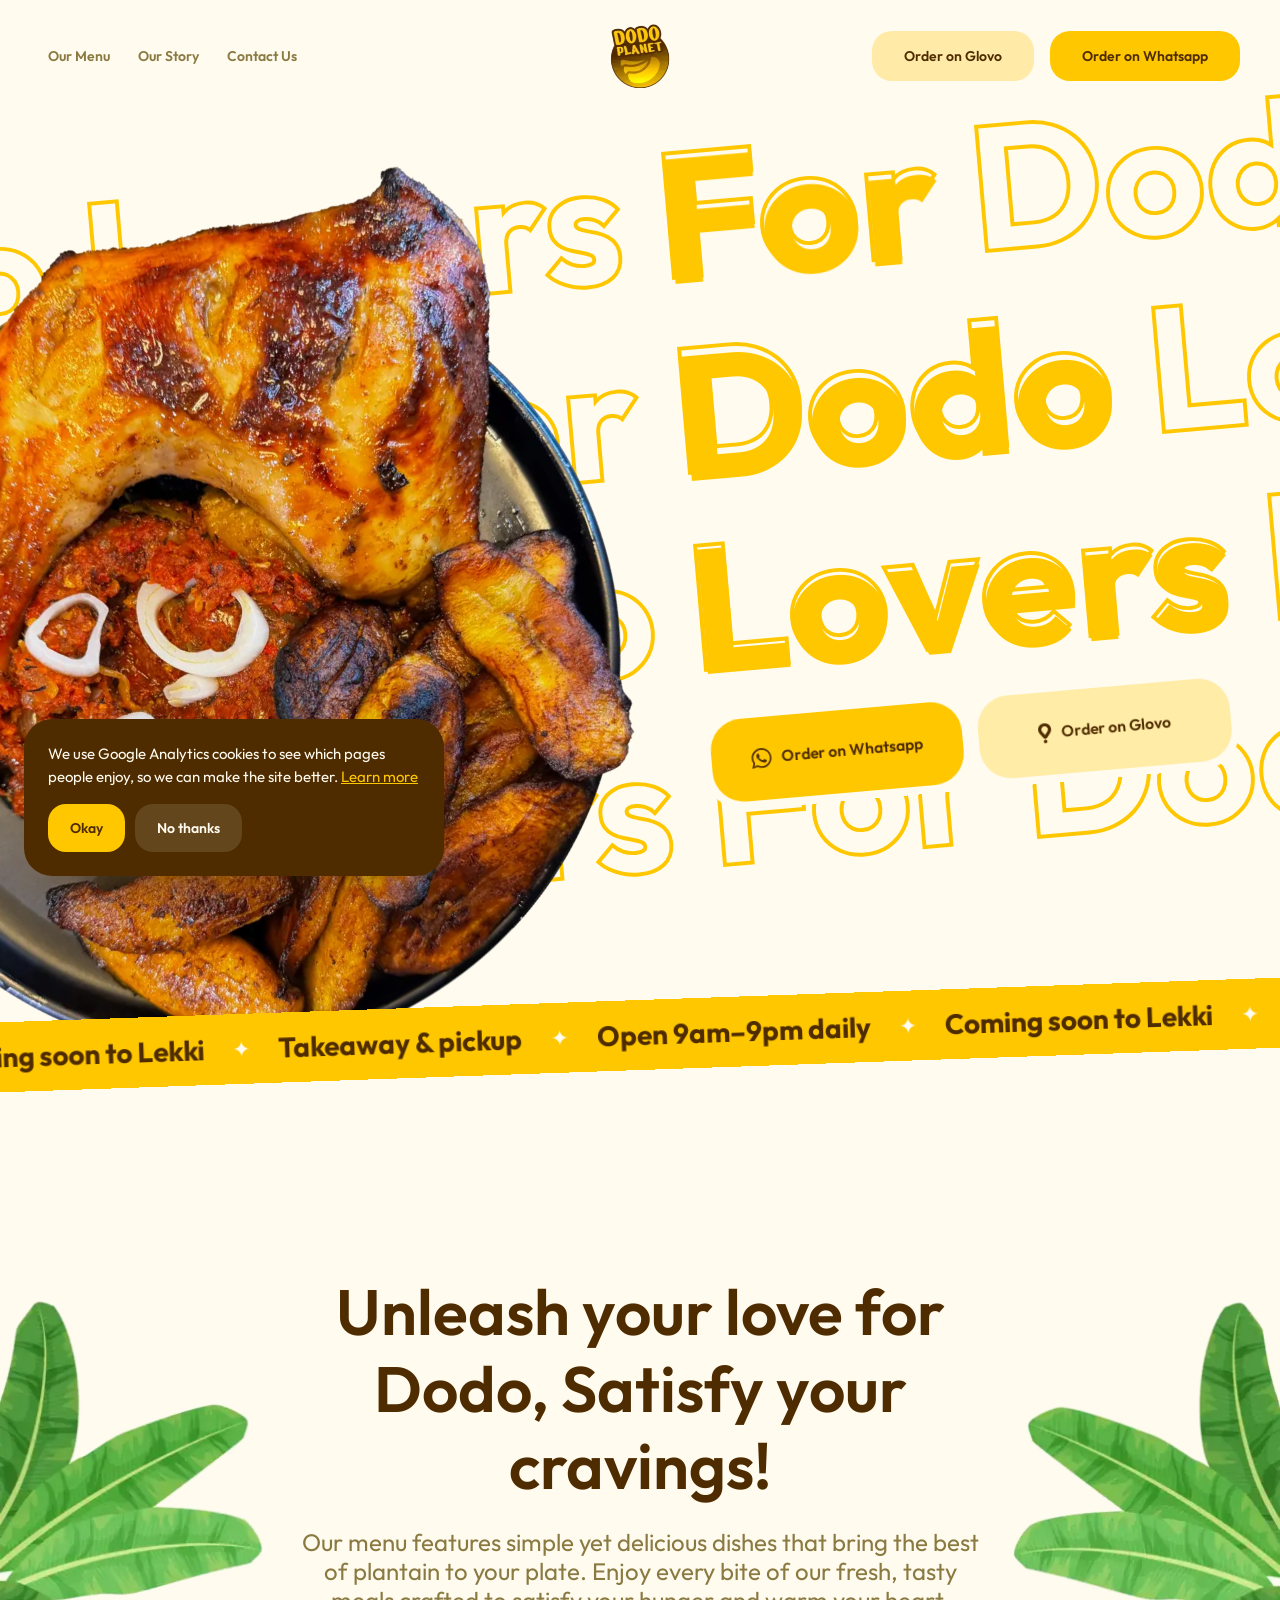
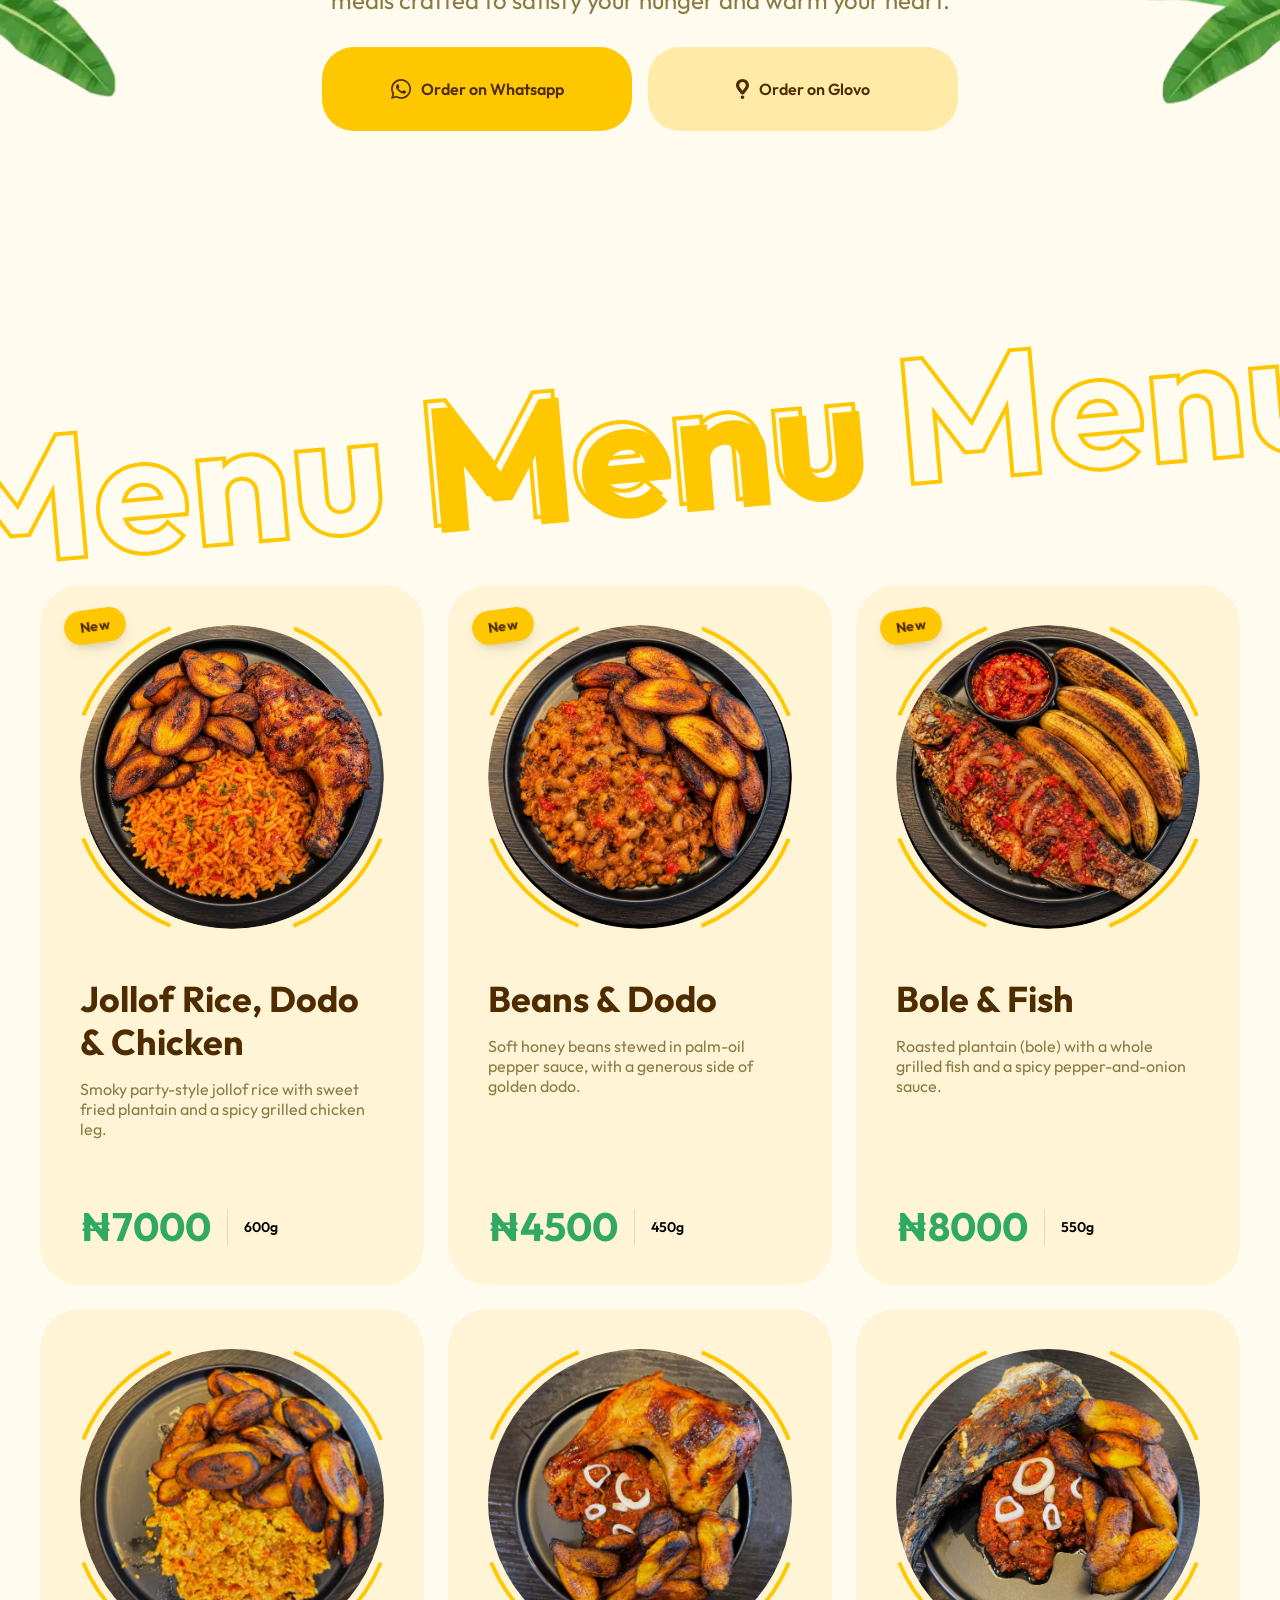
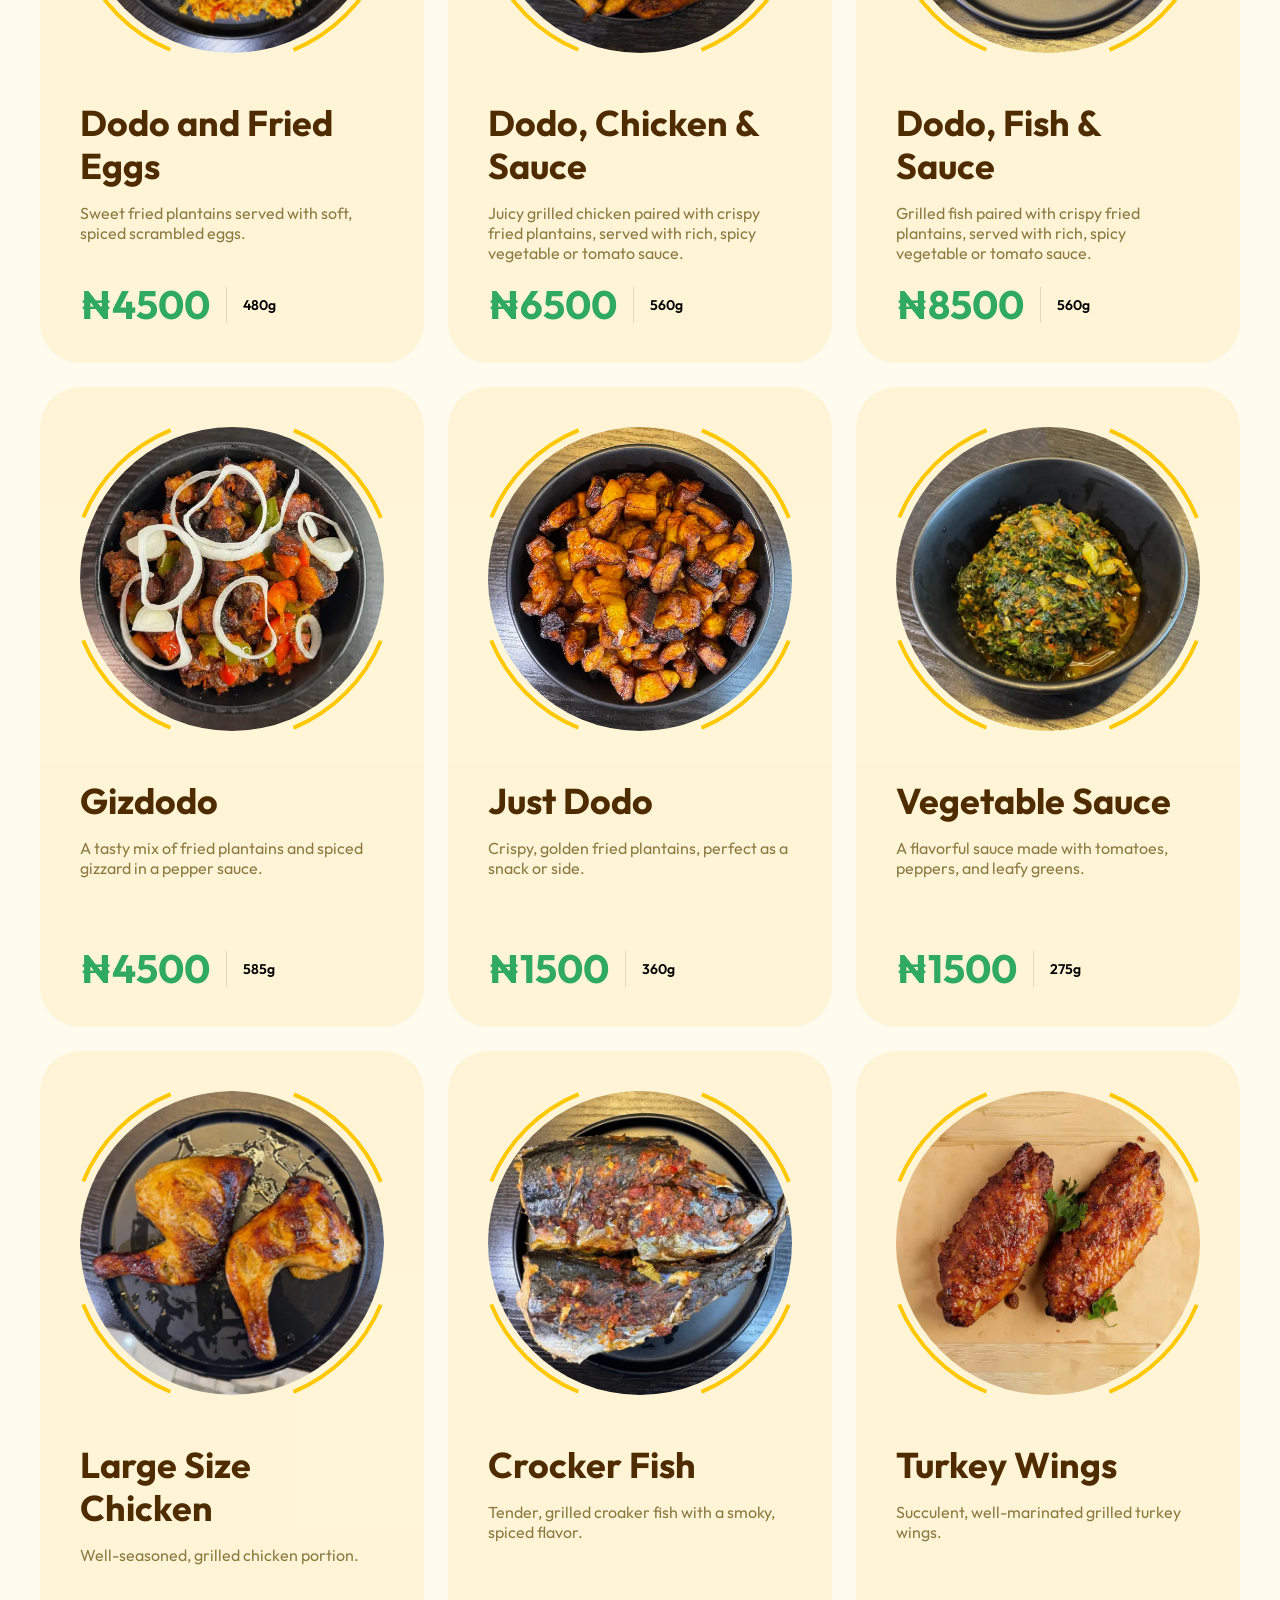
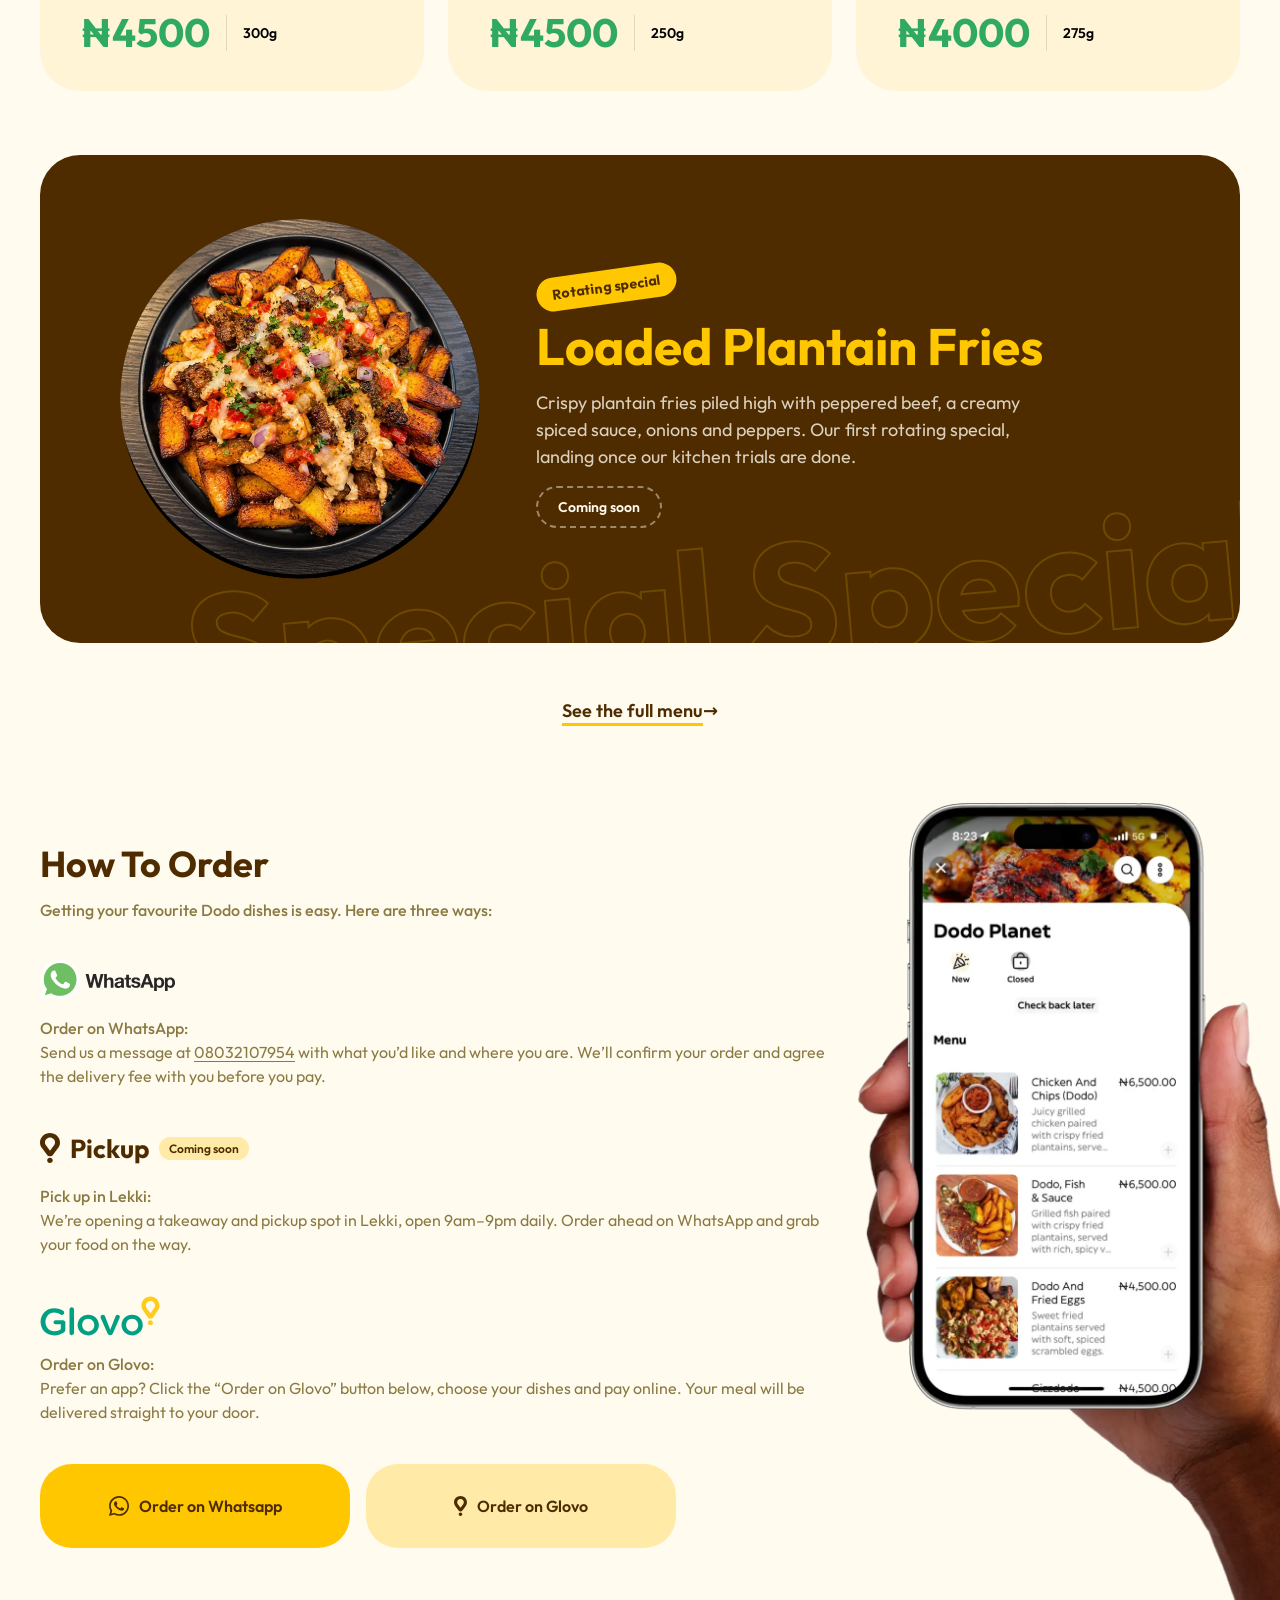
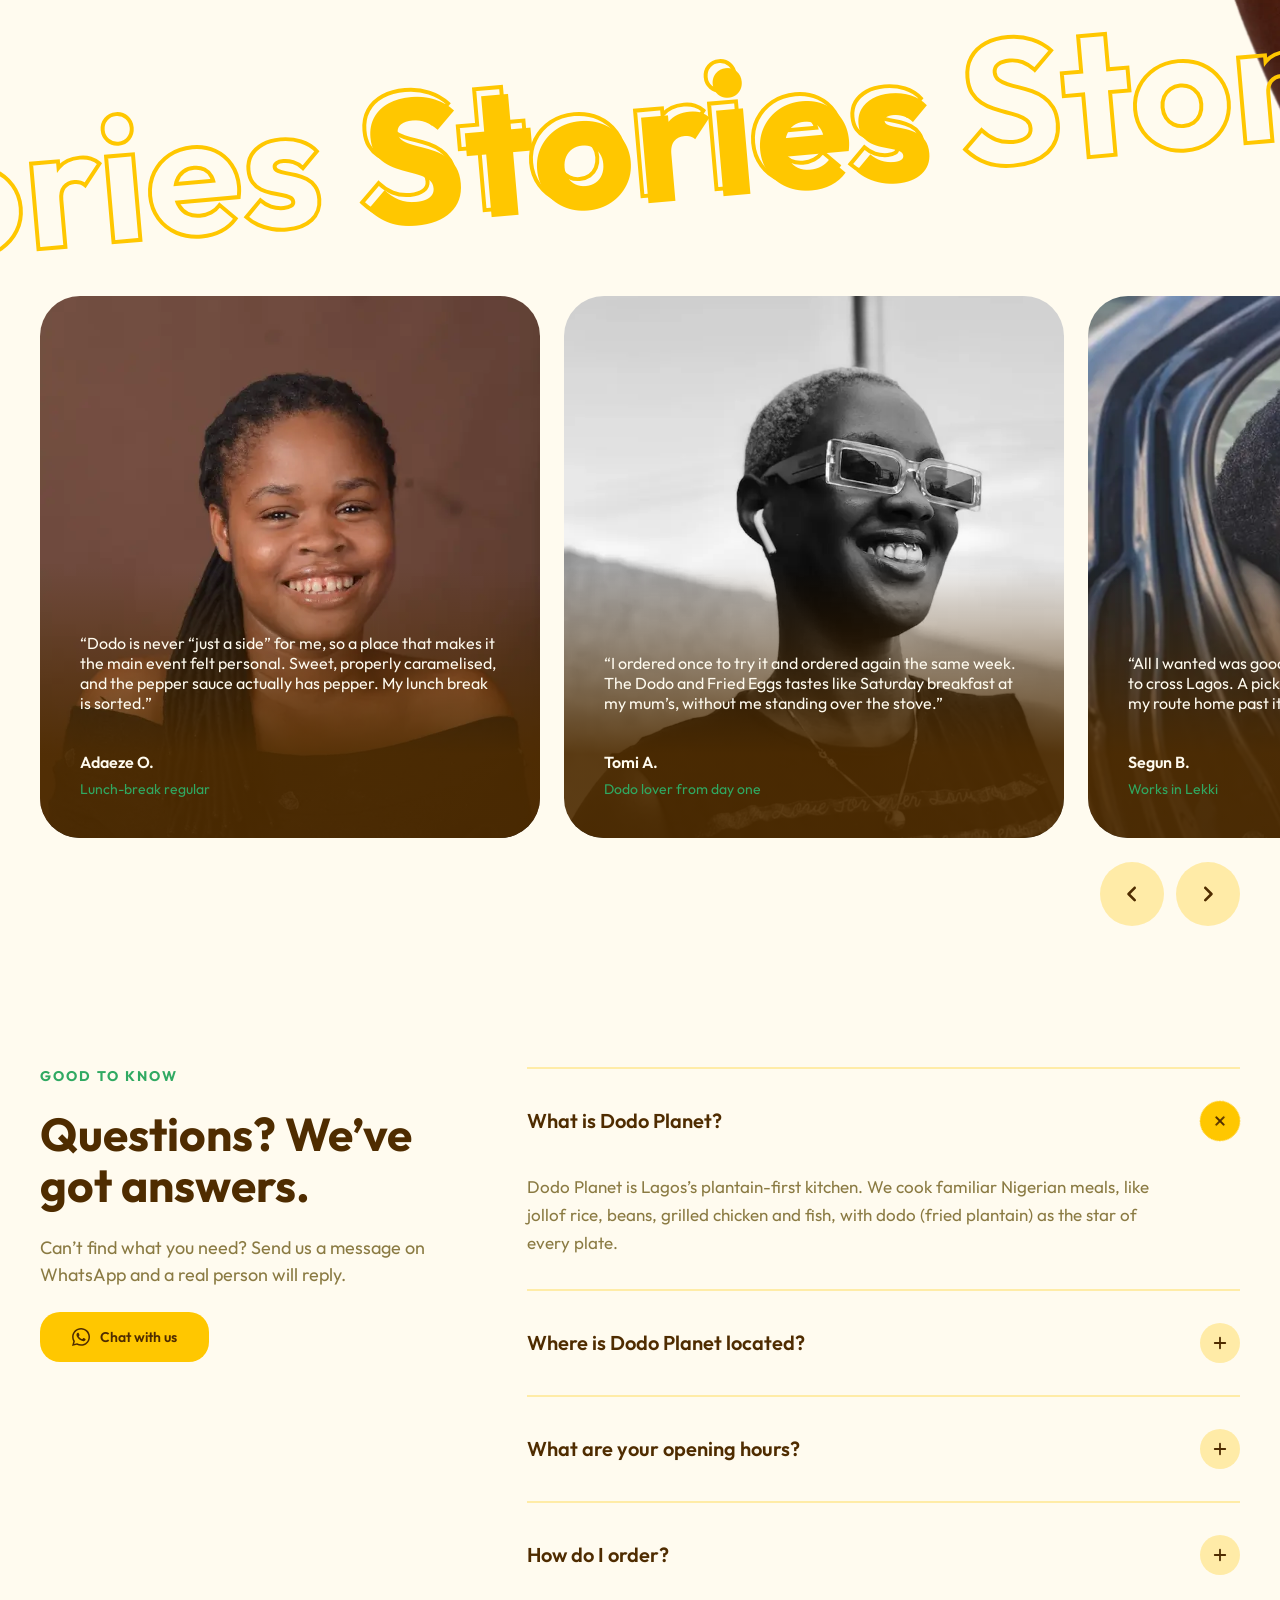
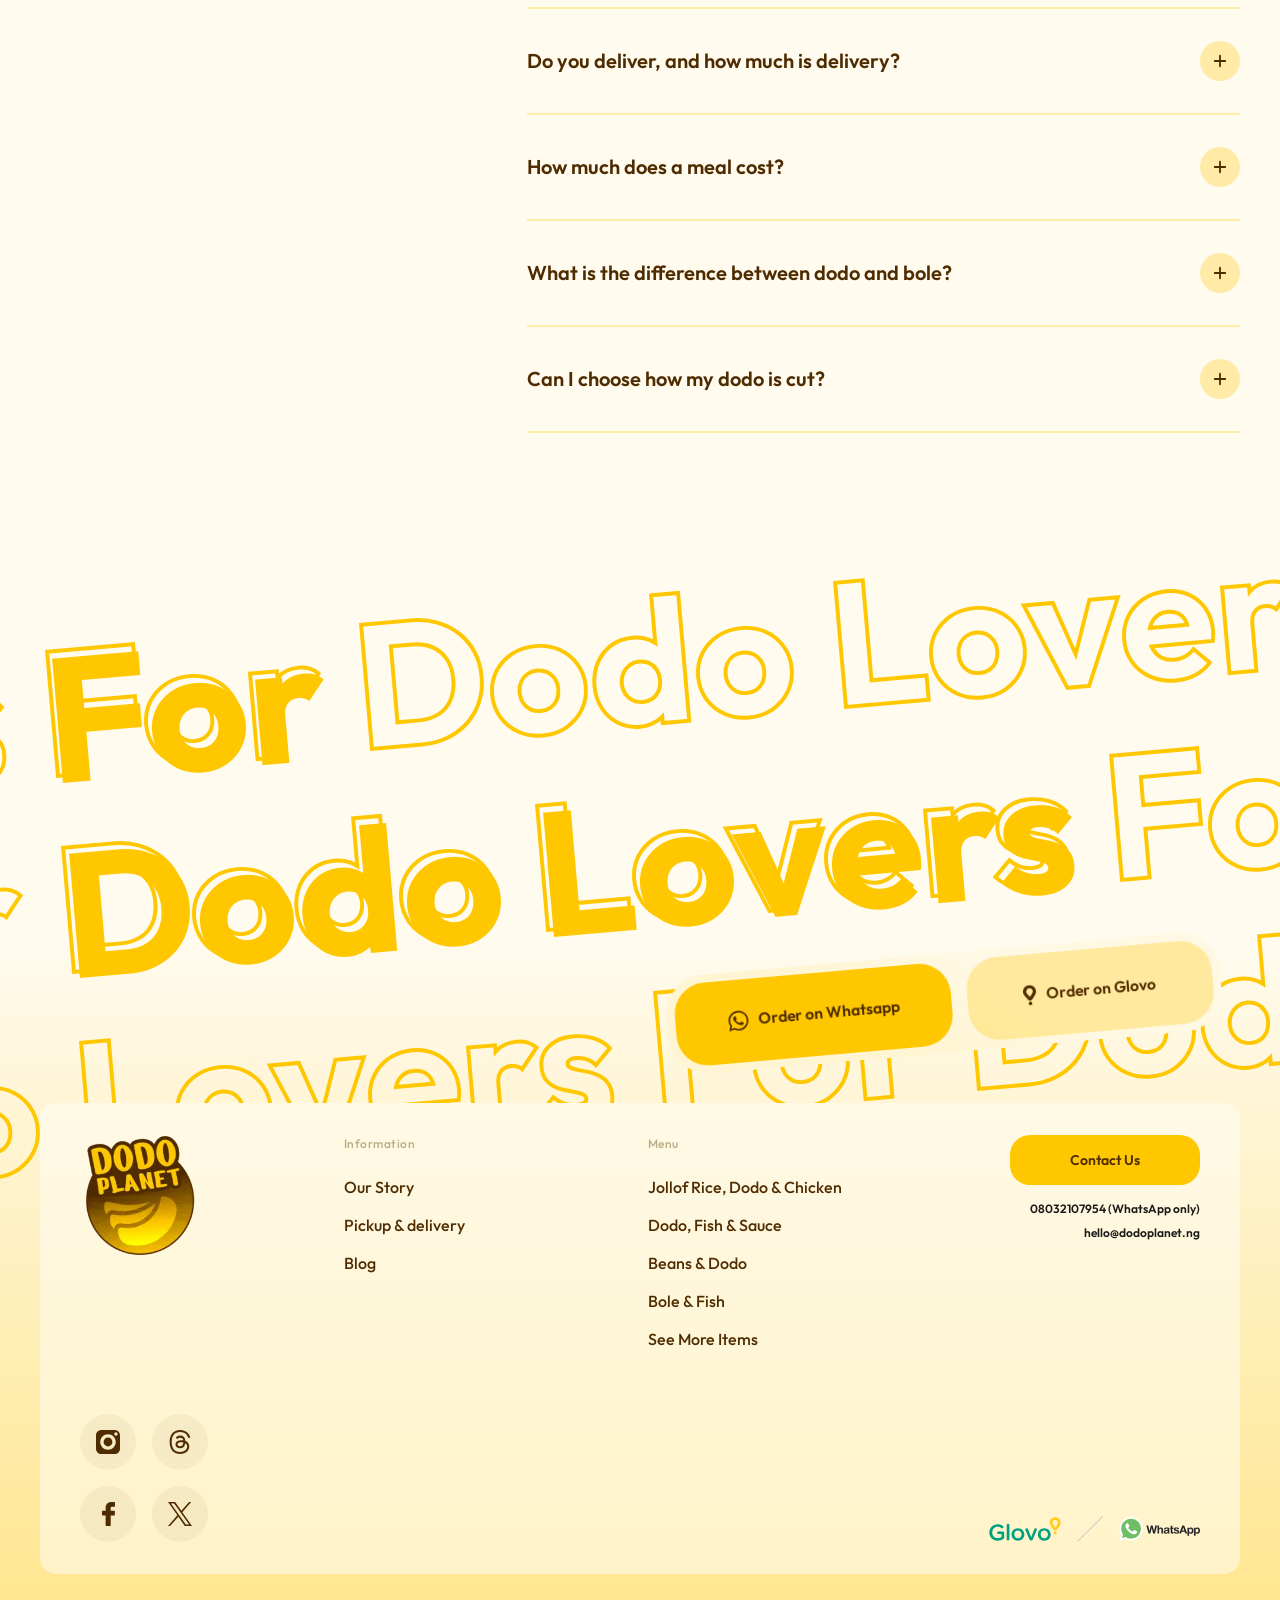
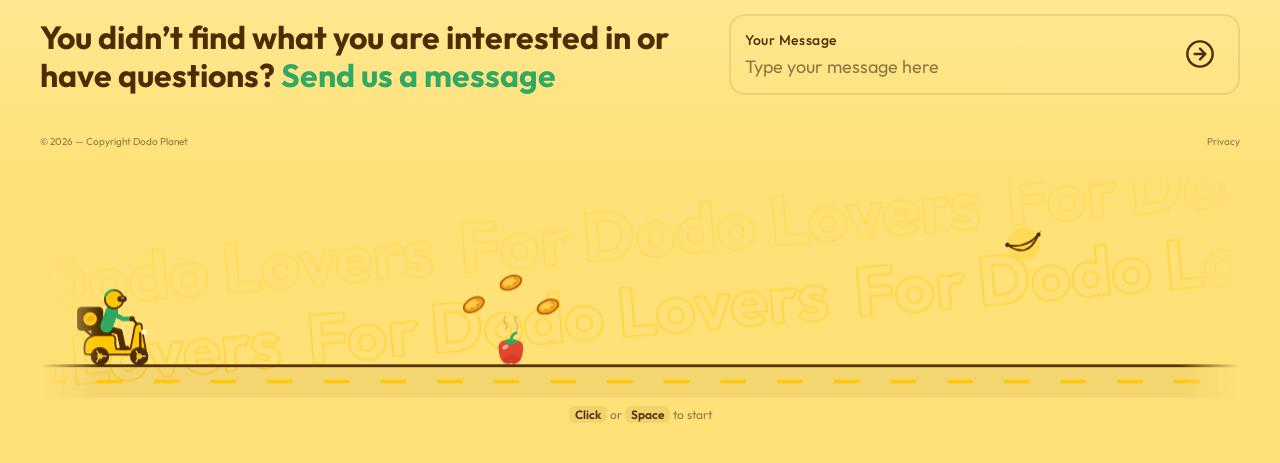
<file: index.html>
<!doctype html>
<html lang="en-NG" class="no-js">
<head>
  <meta charset="utf-8">
  <meta name="viewport" content="width=device-width, initial-scale=1">
  <title>Dodo Planet | Lagos’s Plantain-First Kitchen</title>
  <meta name="description" content="Dodo Planet is Lagos’s plantain-first kitchen: jollof rice, beans, fish and chicken served with golden dodo. Takeaway &amp; pickup coming soon to Lekki. Order on WhatsApp or Glovo.">
  <link rel="canonical" href="https://dodoplanet.ng/">
  <meta name="theme-color" content="#FFC700">
  <meta property="og:site_name" content="Dodo Planet">
  <meta property="og:locale" content="en_NG">
  <meta property="og:type" content="website">
  <meta property="og:title" content="Dodo Planet | Lagos’s Plantain-First Kitchen">
  <meta property="og:description" content="Dodo Planet is Lagos’s plantain-first kitchen: jollof rice, beans, fish and chicken served with golden dodo. Takeaway &amp; pickup coming soon to Lekki. Order on WhatsApp or Glovo.">
  <meta property="og:url" content="https://dodoplanet.ng/">
  <meta property="og:image" content="https://dodoplanet.ng/assets/img/og.jpg">
  <meta property="og:image:width" content="1200">
  <meta property="og:image:height" content="630">
  <meta name="twitter:card" content="summary_large_image">
  <link rel="icon" type="image/png" href="/assets/img/favicon.png">
  <link rel="apple-touch-icon" href="/assets/img/apple-touch-icon.png">
  <link rel="preload" as="font" type="font/woff2" href="/assets/fonts/outfit-700.woff2" crossorigin>
  <link rel="preload" as="font" type="font/woff2" href="/assets/fonts/outfit-600.woff2" crossorigin>
  <link rel="preload" as="image" href="/assets/img/hero-plate.webp" imagesrcset="/assets/img/hero-plate-700.webp 700w, /assets/img/hero-plate-1000.webp 1000w, /assets/img/hero-plate.webp 1400w" imagesizes="(max-width: 767px) min(161vw, 789px), min(86vw, 1112px)" fetchpriority="high">
  <link rel="stylesheet" href="/styles.min.css?v=e09a1648">
  <script>document.documentElement.classList.replace('no-js','js')</script>
  <script type="application/ld+json">{"@context":"https://schema.org","@type":"Restaurant","@id":"https://dodoplanet.ng/#restaurant","name":"Dodo Planet","legalName":"Dodo Planet Ltd","alternateName":"Dodo Planet Lagos","url":"https://dodoplanet.ng/","logo":"https://dodoplanet.ng/assets/img/apple-touch-icon.png","image":"https://dodoplanet.ng/assets/img/og.jpg","description":"Lagos’s plantain-first kitchen: Nigerian meals like jollof rice, beans, grilled chicken and fish, built around dodo (fried plantain). Takeaway and pickup coming soon to Lekki.","slogan":"For Dodo Lovers","servesCuisine":["Nigerian","West African","Plantain dishes"],"priceRange":"₦1,500–₦8,500","currenciesAccepted":"NGN","telephone":"+2348032107954","email":"hello@dodoplanet.ng","address":{"@type":"PostalAddress","addressLocality":"Lekki","addressRegion":"Lagos","addressCountry":"NG"},"areaServed":{"@type":"City","name":"Lagos"},"hasMenu":"https://dodoplanet.ng/menu.html","acceptsReservations":false,"foundingDate":"2023-02-28"}</script>
  <script type="application/ld+json">{"@context":"https://schema.org","@type":"WebSite","@id":"https://dodoplanet.ng/#website","url":"https://dodoplanet.ng/","name":"Dodo Planet","publisher":{"@id":"https://dodoplanet.ng/#restaurant"},"inLanguage":"en-NG"}</script>
  <script type="application/ld+json">{"@context":"https://schema.org","@type":"FAQPage","mainEntity":[{"@type":"Question","name":"What is Dodo Planet?","acceptedAnswer":{"@type":"Answer","text":"Dodo Planet is Lagos’s plantain-first kitchen. We cook familiar Nigerian meals, like jollof rice, beans, grilled chicken and fish, with dodo (fried plantain) as the star of every plate."}},{"@type":"Question","name":"Where is Dodo Planet located?","acceptedAnswer":{"@type":"Answer","text":"We’re relaunching as a takeaway and pickup spot in Lekki, Lagos. The exact address will be announced soon. Until then, you can order on WhatsApp or Glovo."}},{"@type":"Question","name":"What are your opening hours?","acceptedAnswer":{"@type":"Answer","text":"Our Lekki takeaway and pickup spot will open from 9am to 9pm, every day of the week."}},{"@type":"Question","name":"How do I order?","acceptedAnswer":{"@type":"Answer","text":"Send us a WhatsApp message on 08032107954, or order through Glovo. Once our Lekki spot opens, you can also order ahead and pick up."}},{"@type":"Question","name":"Do you deliver, and how much is delivery?","acceptedAnswer":{"@type":"Answer","text":"Yes. When you order on WhatsApp, the delivery fee depends on where you are, and we agree it with you before you pay. Glovo also delivers our meals."}},{"@type":"Question","name":"How much does a meal cost?","acceptedAnswer":{"@type":"Answer","text":"Meals start at ₦1,500 for Just Dodo and go up to ₦8,500 for Dodo, Fish & Sauce. Most full meals are between ₦4,000 and ₦8,500."}},{"@type":"Question","name":"What is the difference between dodo and bole?","acceptedAnswer":{"@type":"Answer","text":"Dodo is ripe plantain sliced and fried until golden and caramelised. Bole is ripe plantain roasted whole over a flame until smoky, a South-South favourite often eaten with grilled fish and pepper sauce."}},{"@type":"Question","name":"Can I choose how my dodo is cut?","acceptedAnswer":{"@type":"Answer","text":"Yes. Tell us if you prefer your dodo diced or in long slices when you order."}}]}</script>
</head>
<body>

<!-- ============ HEADER ============ -->
<header class="site-header">
  <nav class="nav-links" aria-label="Main">
    <a href="/menu.html">Our Menu</a>
    <a href="/our-story.html" class="hide-sm">Our Story</a>
    <a href="#contact">Contact Us</a>
  </nav>
  <a href="/" class="brand" aria-label="Dodo Planet home">
    <span class="logo"><img src="/assets/img/logo-160.webp" alt="Dodo Planet" width="64" height="64"></span>
  </a>
  <div class="nav-cta hide-sm">
    <a class="btn btn-sm btn-soft" data-order="glovo" href="#">Order on Glovo</a>
    <a class="btn btn-sm btn-primary" data-order="whatsapp" href="#">Order on Whatsapp</a>
  </div>
</header>

<main id="top">

  <!-- ============ HERO ============ -->
  <section class="hero" aria-labelledby="hero-title">
    <h1 id="hero-title" class="sr-only">Dodo Planet: For Dodo Lovers. Lagos’s plantain-first kitchen</h1>

    <!-- desktop / tablet composition (Figma 1280/1440/1920 frames) -->
    <div class="art hero-art">
      <div class="rows" style="--x:-126.7;--y:105.7;--w:1720;--h:930" aria-hidden="true">
        <span class="outline row" style="--rx:-3352.35;--ry:0">For Dodo Lovers For Dodo Lovers For Dodo Lovers For Dodo Lovers For Dodo Lovers For Dodo Lovers</span>
        <span class="outline row" style="--rx:-3674.35;--ry:200">For Dodo Lovers For Dodo Lovers For Dodo Lovers For Dodo Lovers For Dodo Lovers For Dodo Lovers</span>
        <span class="outline row" style="--rx:-2767.35;--ry:400">For Dodo Lovers For Dodo Lovers For Dodo Lovers For Dodo Lovers For Dodo Lovers For Dodo Lovers</span>
        <span class="outline row" style="--rx:-3352.35;--ry:600">For Dodo Lovers For Dodo Lovers For Dodo Lovers For Dodo Lovers For Dodo Lovers For Dodo Lovers</span>
      </div>
      <div class="hero-plate-clip" aria-hidden="true">
        <img class="hero-plate" src="/assets/img/hero-plate.webp" srcset="/assets/img/hero-plate-700.webp 700w, /assets/img/hero-plate-1000.webp 1000w, /assets/img/hero-plate.webp 1400w" sizes="(max-width: 767px) min(161vw, 789px), min(86vw, 1112px)" alt="" width="1400" height="1400" fetchpriority="high">
      </div>
      <div aria-hidden="true">
        <span class="solid word" style="--x:813;--y:211.5">For</span>
        <span class="solid word" style="--x:910.5;--y:405.5">Dodo</span>
        <span class="solid word" style="--x:978.5;--y:598.5">Lovers</span>
      </div>
      <div class="pill" style="--x:989.7;--y:753.9">
        <a class="btn btn-primary" data-order="whatsapp" href="#"><img src="/assets/img/whatsapp.svg" alt="" width="20" height="20">Order on Whatsapp</a>
        <a class="btn btn-soft" data-order="glovo" href="#"><img src="/assets/img/pin.svg" alt="" width="13" height="20">Order on Glovo</a>
      </div>
    </div>

    <!-- phone composition (Figma mobile frame, 393 wide) -->
    <div class="art-m hero-art-m">
      <div class="plate-m-clip" aria-hidden="true">
        <img class="plate-m" src="/assets/img/hero-plate.webp" srcset="/assets/img/hero-plate-700.webp 700w, /assets/img/hero-plate-1000.webp 1000w, /assets/img/hero-plate.webp 1400w" sizes="(max-width: 767px) min(161vw, 789px), min(86vw, 1112px)" alt="" width="1400" height="1400" fetchpriority="high">
      </div>
      <div class="rows" style="--x:-388.59;--y:133.14;--w:942.96;--h:509.75" aria-hidden="true">
        <span class="outline row" style="--rx:-352.8;--ry:0">For Dodo Lovers For Dodo Lovers</span>
        <span class="outline row" style="--rx:-531.4;--ry:126.1">For Dodo Lovers For Dodo Lovers</span>
        <span class="outline row" style="--rx:-27.4;--ry:252.1">For Dodo Lovers For Dodo Lovers</span>
        <span class="outline row" style="--rx:-352.8;--ry:378.2">For Dodo Lovers For Dodo Lovers</span>
      </div>
      <div aria-hidden="true">
        <span class="solid word" style="--x:99;--y:196.11">For</span>
        <span class="solid word" style="--x:154.45;--y:317.42">Dodo</span>
        <span class="solid word" style="--x:194.55;--y:440.99">Lovers</span>
      </div>
      <div class="pill pill-m" style="--x:196.5;--y:607.04">
        <a class="btn btn-primary" data-order="whatsapp" href="#"><img src="/assets/img/whatsapp.svg" alt="" width="20" height="20">Order on Whatsapp</a>
        <a class="btn btn-soft" data-order="glovo" href="#"><img src="/assets/img/pin.svg" alt="" width="13" height="20">Order on Glovo</a>
      </div>
    </div>
  </section>

  <!-- ============ LEKKI RELAUNCH ============ -->
  <section class="ribbon" aria-label="Coming soon to Lekki: takeaway and pickup, open 9am to 9pm daily">
    <div class="ribbon-track" aria-hidden="true"><div class="ribbon-seq"><span>Coming soon to Lekki</span><i aria-hidden="true">✦</i><span>Takeaway &amp; pickup</span><i aria-hidden="true">✦</i><span>Open 9am–9pm daily</span><i aria-hidden="true">✦</i><span>Coming soon to Lekki</span><i aria-hidden="true">✦</i><span>Takeaway &amp; pickup</span><i aria-hidden="true">✦</i><span>Open 9am–9pm daily</span><i aria-hidden="true">✦</i><span>Coming soon to Lekki</span><i aria-hidden="true">✦</i><span>Takeaway &amp; pickup</span><i aria-hidden="true">✦</i><span>Open 9am–9pm daily</span><i aria-hidden="true">✦</i></div><div class="ribbon-seq"><span>Coming soon to Lekki</span><i aria-hidden="true">✦</i><span>Takeaway &amp; pickup</span><i aria-hidden="true">✦</i><span>Open 9am–9pm daily</span><i aria-hidden="true">✦</i><span>Coming soon to Lekki</span><i aria-hidden="true">✦</i><span>Takeaway &amp; pickup</span><i aria-hidden="true">✦</i><span>Open 9am–9pm daily</span><i aria-hidden="true">✦</i><span>Coming soon to Lekki</span><i aria-hidden="true">✦</i><span>Takeaway &amp; pickup</span><i aria-hidden="true">✦</i><span>Open 9am–9pm daily</span><i aria-hidden="true">✦</i></div></div>
  </section>

  <!-- ============ ABOUT ============ -->
  <section class="about" id="about">
    <img class="leaf leaf-l" src="/assets/img/leaf-left.webp" srcset="/assets/img/leaf-left-275.webp 275w, /assets/img/leaf-left.webp 550w" sizes="(max-width: 767px) 47vw, min(21vw, 275px)" alt="" width="275" height="537" loading="lazy">
    <div class="about-inner reveal">
      <h2>Unleash your love for Dodo, Satisfy your cravings!</h2>
      <p>Our menu features simple yet delicious dishes that bring the best of plantain to your plate. Enjoy every bite of our fresh, tasty meals crafted to satisfy your hunger and warm your heart.</p>
      <div class="btn-row">
        <a class="btn btn-primary btn-wide" data-order="whatsapp" href="#"><img src="/assets/img/whatsapp.svg" alt="" width="20" height="20">Order on Whatsapp</a>
        <a class="btn btn-soft btn-wide" data-order="glovo" href="#"><img src="/assets/img/pin.svg" alt="" width="13" height="20">Order on Glovo</a>
      </div>
    </div>
    <img class="leaf leaf-r" src="/assets/img/leaf-right.webp" srcset="/assets/img/leaf-right-271.webp 271w, /assets/img/leaf-right.webp 542w" sizes="(max-width: 767px) 46vw, min(21vw, 271px)" alt="" width="271" height="537" loading="lazy">
  </section>

  <!-- ============ MENU ============ -->
  <section class="menu" id="menu" aria-labelledby="menu-title">
    <div class="band" aria-hidden="true">
      <span class="outline band-row">Menu Menu Menu Menu Menu Menu Menu</span>
      <span class="solid band-word">Menu</span>
    </div>
    <h2 id="menu-title" class="sr-only">Menu</h2>

    <div class="menu-grid">
      <article class="dish reveal" id="rice-dodo-chicken" data-cat="new">
        <span class="sticker">New</span><div class="dish-img"><span class="mask"><img src="/assets/img/dish-rice-chicken.webp" alt="Jollof rice with fried plantain and grilled chicken" loading="lazy" width="720" height="720"></span></div>
        <div class="dish-body">
          <div><h3>Jollof Rice, Dodo &amp; Chicken</h3><p>Smoky party-style jollof rice with sweet fried plantain and a spicy grilled chicken leg.</p></div>
          <div class="price"><strong>₦7000</strong><span>600g</span></div>
        </div>
      </article>
      <article class="dish reveal" id="beans-dodo" data-cat="new">
        <span class="sticker">New</span><div class="dish-img"><span class="mask"><img src="/assets/img/dish-beans.webp" alt="Stewed beans with fried plantain" loading="lazy" width="720" height="720"></span></div>
        <div class="dish-body">
          <div><h3>Beans &amp; Dodo</h3><p>Soft honey beans stewed in palm-oil pepper sauce, with a generous side of golden dodo.</p></div>
          <div class="price"><strong>₦4500</strong><span>450g</span></div>
        </div>
      </article>
      <article class="dish reveal" id="bole-fish" data-cat="new">
        <span class="sticker">New</span><div class="dish-img"><span class="mask"><img src="/assets/img/dish-bole-fish.webp" alt="Roasted plantain with grilled fish and pepper sauce" loading="lazy" width="720" height="720"></span></div>
        <div class="dish-body">
          <div><h3>Bole &amp; Fish</h3><p>Roasted plantain (bole) with a whole grilled fish and a spicy pepper-and-onion sauce.</p></div>
          <div class="price"><strong>₦8000</strong><span>550g</span></div>
        </div>
      </article>
      <article class="dish reveal" id="dodo-fried-eggs" data-cat="classic">
        <div class="dish-img"><span class="mask"><img src="/assets/img/dish-1.webp" alt="Dodo and fried eggs" style="--s:118.04%;--l:-5.6%;--t:-10.24%" loading="lazy" width="720" height="720"></span></div>
        <div class="dish-body">
          <div><h3>Dodo and Fried Eggs</h3><p>Sweet fried plantains served with soft, spiced scrambled eggs.</p></div>
          <div class="price"><strong>₦4500</strong><span>480g</span></div>
        </div>
      </article>
      <article class="dish reveal" id="dodo-chicken-sauce" data-cat="classic">
        <div class="dish-img"><span class="mask"><img src="/assets/img/dish-2.webp" alt="Dodo, chicken and sauce" style="--s:107.75%;--l:-2.67%;--t:-3.56%" loading="lazy" width="720" height="720"></span></div>
        <div class="dish-body">
          <div><h3>Dodo, Chicken &amp; Sauce</h3><p>Juicy grilled chicken paired with crispy fried plantains, served with rich, spicy vegetable or tomato sauce.</p></div>
          <div class="price"><strong>₦6500</strong><span>560g</span></div>
        </div>
      </article>
      <article class="dish reveal" id="dodo-fish-sauce" data-cat="classic">
        <div class="dish-img"><span class="mask"><img src="/assets/img/dish-3.webp" alt="Dodo, fish and sauce" style="--s:109.15%;--l:-6.26%;--t:-5.15%" loading="lazy" width="720" height="720"></span></div>
        <div class="dish-body">
          <div><h3>Dodo, Fish &amp; Sauce</h3><p>Grilled fish paired with crispy fried plantains, served with rich, spicy vegetable or tomato sauce.</p></div>
          <div class="price"><strong>₦8500</strong><span>560g</span></div>
        </div>
      </article>
      <article class="dish reveal" id="gizdodo" data-cat="classic">
        <div class="dish-img"><span class="mask"><img src="/assets/img/dish-4.webp" alt="Gizdodo" style="--s:148.18%;--l:-20.62%;--t:-24.36%" loading="lazy" width="720" height="720"></span></div>
        <div class="dish-body">
          <div><h3>Gizdodo</h3><p>A tasty mix of fried plantains and spiced gizzard in a pepper sauce.</p></div>
          <div class="price"><strong>₦4500</strong><span>585g</span></div>
        </div>
      </article>
      <article class="dish reveal" id="just-dodo" data-cat="classic">
        <div class="dish-img"><span class="mask"><img src="/assets/img/dish-5.webp" alt="Just dodo" style="--s:121.48%;--l:-12%;--t:-10.2%" loading="lazy" width="720" height="720"></span></div>
        <div class="dish-body">
          <div><h3>Just Dodo</h3><p>Crispy, golden fried plantains, perfect as a snack or side.</p></div>
          <div class="price"><strong>₦1500</strong><span>360g</span></div>
        </div>
      </article>
      <article class="dish reveal" id="vegetable-sauce" data-cat="classic">
        <div class="dish-img"><span class="mask"><img src="/assets/img/dish-6.webp" alt="Vegetable sauce" style="--s:109.08%;--l:-2.59%;--t:-3.16%" loading="lazy" width="720" height="720"></span></div>
        <div class="dish-body">
          <div><h3>Vegetable Sauce</h3><p>A flavorful sauce made with tomatoes, peppers, and leafy greens.</p></div>
          <div class="price"><strong>₦1500</strong><span>275g</span></div>
        </div>
      </article>
      <article class="dish reveal" id="large-chicken" data-cat="classic">
        <div class="dish-img"><span class="mask"><img src="/assets/img/dish-7.webp" alt="Large size chicken" loading="lazy" width="450" height="450"></span></div>
        <div class="dish-body">
          <div><h3>Large Size Chicken</h3><p>Well-seasoned, grilled chicken portion.</p></div>
          <div class="price"><strong>₦4500</strong><span>300g</span></div>
        </div>
      </article>
      <article class="dish reveal" id="croaker-fish" data-cat="classic">
        <div class="dish-img"><span class="mask"><img src="/assets/img/dish-8.webp" alt="Croaker fish" style="--s:107.86%;--l:-3.29%;--t:-5.99%" loading="lazy" width="720" height="720"></span></div>
        <div class="dish-body">
          <div><h3>Crocker Fish</h3><p>Tender, grilled croaker fish with a smoky, spiced flavor.</p></div>
          <div class="price"><strong>₦4500</strong><span>250g</span></div>
        </div>
      </article>
      <article class="dish reveal" id="turkey-wings" data-cat="classic">
        <div class="dish-img"><span class="mask"><img src="/assets/img/dish-9.webp" alt="Turkey wings" loading="lazy" width="720" height="720"></span></div>
        <div class="dish-body">
          <div><h3>Turkey Wings</h3><p>Succulent, well-marinated grilled turkey wings.</p></div>
          <div class="price"><strong>₦4000</strong><span>275g</span></div>
        </div>
      </article>
    </div>

    <article class="special reveal" id="loaded-plantain-fries">
      <div class="special-img"><span class="mask"><img src="/assets/img/dish-loaded-fries.webp" alt="Loaded plantain fries topped with beef, sauce, onions and peppers" loading="lazy" width="720" height="720"></span></div>
      <div class="special-text">
        <span class="sticker sticker-static">Rotating special</span>
        <h3>Loaded Plantain Fries</h3>
        <p>Crispy plantain fries piled high with peppered beef, a creamy spiced sauce, onions and peppers. Our first rotating special, landing once our kitchen trials are done.</p>
        <span class="soon">Coming soon</span>
      </div>
    </article>
    <div class="menu-more"><a class="link-arrow" href="/menu.html">See the full menu</a></div>
  </section>

  <!-- ============ HOW TO ORDER ============ -->
  <section class="order" id="order" aria-labelledby="order-title">
    <div class="order-text reveal">
      <div class="order-head">
        <h2 id="order-title">How To Order</h2>
        <p>Getting your favourite Dodo dishes is easy. Here are three ways:</p>
      </div>
      <div class="order-opt">
        <img src="/assets/img/whatsapp-logo.svg" alt="WhatsApp" width="135" height="40" loading="lazy">
        <p><b>Order on WhatsApp:</b><br>Send us a message at <a href="https://wa.me/2348032107954" class="inline-link">08032107954</a> with what you’d like and where you are. We’ll confirm your order and agree the delivery fee with you before you pay.</p>
      </div>
      <div class="order-opt">
        <span class="opt-label"><img src="/assets/img/pin.svg" alt="" width="20" height="31">Pickup <em>Coming soon</em></span>
        <p><b>Pick up in Lekki:</b><br>We’re opening a takeaway and pickup spot in Lekki, open 9am–9pm daily. Order ahead on WhatsApp and grab your food on the way.</p>
      </div>
      <div class="order-opt">
        <img src="/assets/img/glovo-logo.svg" alt="Glovo" width="120" height="40" loading="lazy">
        <p><b>Order on Glovo:</b><br>Prefer an app? Click the “Order on Glovo” button below, choose your dishes and pay online. Your meal will be delivered straight to your door.</p>
      </div>
      <div class="btn-row btn-row-left">
        <a class="btn btn-primary btn-wide" data-order="whatsapp" href="#"><img src="/assets/img/whatsapp.svg" alt="" width="20" height="20">Order on Whatsapp</a>
        <a class="btn btn-soft btn-wide" data-order="glovo" href="#"><img src="/assets/img/pin.svg" alt="" width="13" height="20">Order on Glovo</a>
      </div>
    </div>
    <img class="phone" src="/assets/img/phone.webp" alt="Dodo Planet menu on Glovo, shown on a phone" width="432" height="926" loading="lazy">
  </section>

  <!-- ============ STORIES ============ -->
  <section class="stories" aria-labelledby="stories-title">
    <div class="band" aria-hidden="true">
      <span class="outline band-row">Stories Stories Stories Stories Stories Stories Stories</span>
      <span class="solid band-word">Stories</span>
    </div>
    <h2 id="stories-title" class="sr-only">Stories</h2>

    <div class="story-track" tabindex="0" aria-label="Customer stories">
      <figure class="story">
        <img src="/assets/img/story-1.webp" alt="Adaeze O." loading="lazy" width="800" height="1200">
        <blockquote>“Dodo is never “just a side” for me, so a place that makes it the main event felt personal. Sweet, properly caramelised, and the pepper sauce actually has pepper. My lunch break is sorted.”</blockquote>
        <figcaption><b>Adaeze O.</b><span>Lunch-break regular</span></figcaption>
      </figure>
      <figure class="story">
        <img src="/assets/img/story-2.webp" alt="Tomi A." loading="lazy" width="900" height="1200">
        <blockquote>“I ordered once to try it and ordered again the same week. The Dodo and Fried Eggs tastes like Saturday breakfast at my mum’s, without me standing over the stove.”</blockquote>
        <figcaption><b>Tomi A.</b><span>Dodo lover from day one</span></figcaption>
      </figure>
      <figure class="story">
        <img src="/assets/img/story-3.webp" alt="Segun B." loading="lazy" width="1000" height="593">
        <blockquote>“All I wanted was good food without paying crazy delivery to cross Lagos. A pickup spot in Lekki? I’m already planning my route home past it.”</blockquote>
        <figcaption><b>Segun B.</b><span>Works in Lekki</span></figcaption>
      </figure>
    </div>
    <div class="story-nav">
      <button class="round-btn" data-dir="-1" aria-label="Previous story"><img src="/assets/img/chevron.svg" alt="" width="32" height="32" class="flip"></button>
      <button class="round-btn" data-dir="1" aria-label="Next story"><img src="/assets/img/chevron.svg" alt="" width="32" height="32"></button>
    </div>
  </section>

  <!-- ============ FAQ ============ -->
  <section class="faq" id="faq" aria-labelledby="faq-title">
    <div class="faq-side reveal">
      <span class="eyebrow">Good to know</span>
      <h2 id="faq-title">Questions? We’ve got answers.</h2>
      <p>Can’t find what you need? Send us a message on WhatsApp and a real person will reply.</p>
      <a class="btn btn-sm btn-primary" href="https://wa.me/2348032107954" target="_blank" rel="noopener"><img src="/assets/img/whatsapp.svg" alt="" width="18" height="18">Chat with us</a>
    </div>
    <div class="faq-list reveal">
      <details open>
        <summary>What is Dodo Planet?</summary>
        <p>Dodo Planet is Lagos’s plantain-first kitchen. We cook familiar Nigerian meals, like jollof rice, beans, grilled chicken and fish, with dodo (fried plantain) as the star of every plate.</p>
      </details>
      <details>
        <summary>Where is Dodo Planet located?</summary>
        <p>We’re relaunching as a takeaway and pickup spot in Lekki, Lagos. The exact address will be announced soon. Until then, you can order on WhatsApp or Glovo.</p>
      </details>
      <details>
        <summary>What are your opening hours?</summary>
        <p>Our Lekki takeaway and pickup spot will open from 9am to 9pm, every day of the week.</p>
      </details>
      <details>
        <summary>How do I order?</summary>
        <p>Send us a WhatsApp message on 08032107954, or order through Glovo. Once our Lekki spot opens, you can also order ahead and pick up.</p>
      </details>
      <details>
        <summary>Do you deliver, and how much is delivery?</summary>
        <p>Yes. When you order on WhatsApp, the delivery fee depends on where you are, and we agree it with you before you pay. Glovo also delivers our meals.</p>
      </details>
      <details>
        <summary>How much does a meal cost?</summary>
        <p>Meals start at ₦1,500 for Just Dodo and go up to ₦8,500 for Dodo, Fish &amp; Sauce. Most full meals are between ₦4,000 and ₦8,500.</p>
      </details>
      <details>
        <summary>What is the difference between dodo and bole?</summary>
        <p>Dodo is ripe plantain sliced and fried until golden and caramelised. Bole is ripe plantain roasted whole over a flame until smoky, a South-South favourite often eaten with grilled fish and pepper sauce.</p>
      </details>
      <details>
        <summary>Can I choose how my dodo is cut?</summary>
        <p>Yes. Tell us if you prefer your dodo diced or in long slices when you order.</p>
      </details>
    </div>
  </section>

  <!-- ============ FOOTER ============ -->
  <footer class="site-footer" id="contact">
    <!-- desktop / tablet composition -->
    <div class="art foot-art">
      <div class="rows foot-rows" style="--x:-1495.3;--y:-98.3;--w:4599;--h:898" aria-hidden="true">
        <span class="outline row" style="--rx:165.02;--ry:64.76">For Dodo Lovers For Dodo Lovers For Dodo Lovers</span>
        <span class="outline row" style="--rx:-157;--ry:264.76">For Dodo Lovers For Dodo Lovers For Dodo Lovers</span>
        <span class="outline row" style="--rx:-641;--ry:464.76">For Dodo Lovers For Dodo Lovers For Dodo Lovers</span>
        <span class="solid row" style="--rx:1562.22;--ry:72.04">For</span>
        <span class="solid row" style="--rx:1562.22;--ry:272.04">Dodo Lovers</span>
      </div>
      <div class="pill pill-foot" style="--x:962.2;--y:437">
        <a class="btn btn-primary" data-order="whatsapp" href="#"><img src="/assets/img/whatsapp.svg" alt="" width="20" height="20">Order on Whatsapp</a>
        <a class="btn btn-soft" data-order="glovo" href="#"><img src="/assets/img/pin.svg" alt="" width="13" height="20">Order on Glovo</a>
      </div>
    </div>

    <!-- phone composition (Figma mobile frame) -->
    <div class="art-m foot-art-m">
      <div class="rows" style="--x:-383.59;--y:40.14;--w:942.96;--h:509.75" aria-hidden="true">
        <span class="outline row" style="--rx:-352.8;--ry:0">For Dodo Lovers For Dodo Lovers</span>
        <span class="outline row" style="--rx:-531.4;--ry:126.1">For Dodo Lovers For Dodo Lovers</span>
        <span class="outline row" style="--rx:-27.4;--ry:252.1">For Dodo Lovers For Dodo Lovers</span>
        <span class="outline row" style="--rx:-352.8;--ry:378.2">For Dodo Lovers For Dodo Lovers</span>
        <span class="outline row" style="--rx:-102.5;--ry:500.5">For Dodo Lovers For Dodo Lovers</span>
      </div>
      <div aria-hidden="true">
        <span class="solid word" style="--x:104;--y:103.11">For</span>
        <span class="solid word" style="--x:159.45;--y:224.42">Dodo</span>
        <span class="solid word" style="--x:199.55;--y:347.99">Lovers</span>
      </div>
      <div class="pill pill-m pill-foot" style="--x:201.5;--y:514.04">
        <a class="btn btn-primary" data-order="whatsapp" href="#"><img src="/assets/img/whatsapp.svg" alt="" width="20" height="20">Order on Whatsapp</a>
        <a class="btn btn-soft" data-order="glovo" href="#"><img src="/assets/img/pin.svg" alt="" width="13" height="20">Order on Glovo</a>
      </div>
    </div>

    <div class="footer-inner">
      <div class="footer-card">
        <div class="fc-row">
          <a href="/" class="logo logo-lg" aria-label="Dodo Planet home"><img src="/assets/img/logo.webp" alt="Dodo Planet" width="120" height="120" loading="lazy"></a>
          <div class="fc-cols">
            <div class="fc-col">
              <p class="fc-label">Information</p>
              <ul>
                <li><a href="/our-story.html">Our Story</a></li>
                <li><a href="/#order">Pickup &amp; delivery</a></li>
                <li><a href="/blog.html">Blog</a></li>
              </ul>
            </div>
            <div class="fc-col">
              <p class="fc-label">Menu</p>
              <ul>
                <li><a href="/menu.html#rice-dodo-chicken">Jollof Rice, Dodo &amp; Chicken</a></li>
                <li><a href="/menu.html#dodo-fish-sauce">Dodo, Fish &amp; Sauce</a></li>
                <li><a href="/menu.html#beans-dodo">Beans &amp; Dodo</a></li>
                <li><a href="/menu.html#bole-fish">Bole &amp; Fish</a></li>
                <li><a href="/menu.html">See More Items</a></li>
              </ul>
            </div>
          </div>
          <div class="fc-contact">
            <a class="btn btn-sm btn-primary" href="mailto:hello@dodoplanet.ng">Contact Us</a>
            <a href="https://wa.me/2348032107954">08032107954 (WhatsApp only)</a>
            <a href="mailto:hello@dodoplanet.ng">hello@dodoplanet.ng</a>
          </div>
        </div>
        <div class="fc-row fc-bottom">
          <div class="socials">
            <a href="#" aria-label="Instagram"><img src="/assets/img/ic-instagram.svg" alt="" width="24" height="24" loading="lazy"></a>
            <a href="#" aria-label="Threads"><img src="/assets/img/ic-threads.svg" alt="" width="24" height="24" loading="lazy"></a>
            <a href="#" aria-label="Facebook"><img src="/assets/img/ic-facebook.svg" alt="" width="13" height="24" loading="lazy"></a>
            <a href="#" aria-label="X"><img src="/assets/img/ic-x.svg" alt="" width="24" height="24" loading="lazy"></a>
          </div>
          <div class="partners">
            <img src="/assets/img/glovo-logo.svg" alt="Glovo" width="72" height="24" loading="lazy">
            <span class="slash"></span>
            <img src="/assets/img/whatsapp-logo.svg" alt="WhatsApp" width="81" height="24" loading="lazy">
          </div>
        </div>
      </div>

      <form class="subs" id="message-form">
        <p class="subs-title">You didn’t find what you are interested in or have questions? <span>Send us a message</span></p>
        <label class="field">
          <span class="field-text">
            <span class="field-label">Your Message</span>
            <input type="text" name="message" placeholder="Type your message here" required autocomplete="off">
          </span>
          <button type="submit" aria-label="Send message on WhatsApp">
            <svg width="32" height="32" viewBox="0 0 32 32" fill="none" aria-hidden="true"><circle cx="16" cy="16" r="12.67" stroke="#4F2C00" stroke-width="2.4"/><path d="M16 21.33 21.33 16 16 10.67M10.67 16h10.66" stroke="#4F2C00" stroke-width="2.4" stroke-linecap="round" stroke-linejoin="round"/></svg>
          </button>
        </label>
      </form>

      <div class="legal">
        <p>© 2026 — Copyright Dodo Planet</p>
        <a href="/privacy.html">Privacy</a>
      </div>
    </div>
  </footer>
</main>

<script src="/main.js" defer></script>
</body>
</html>
</file>
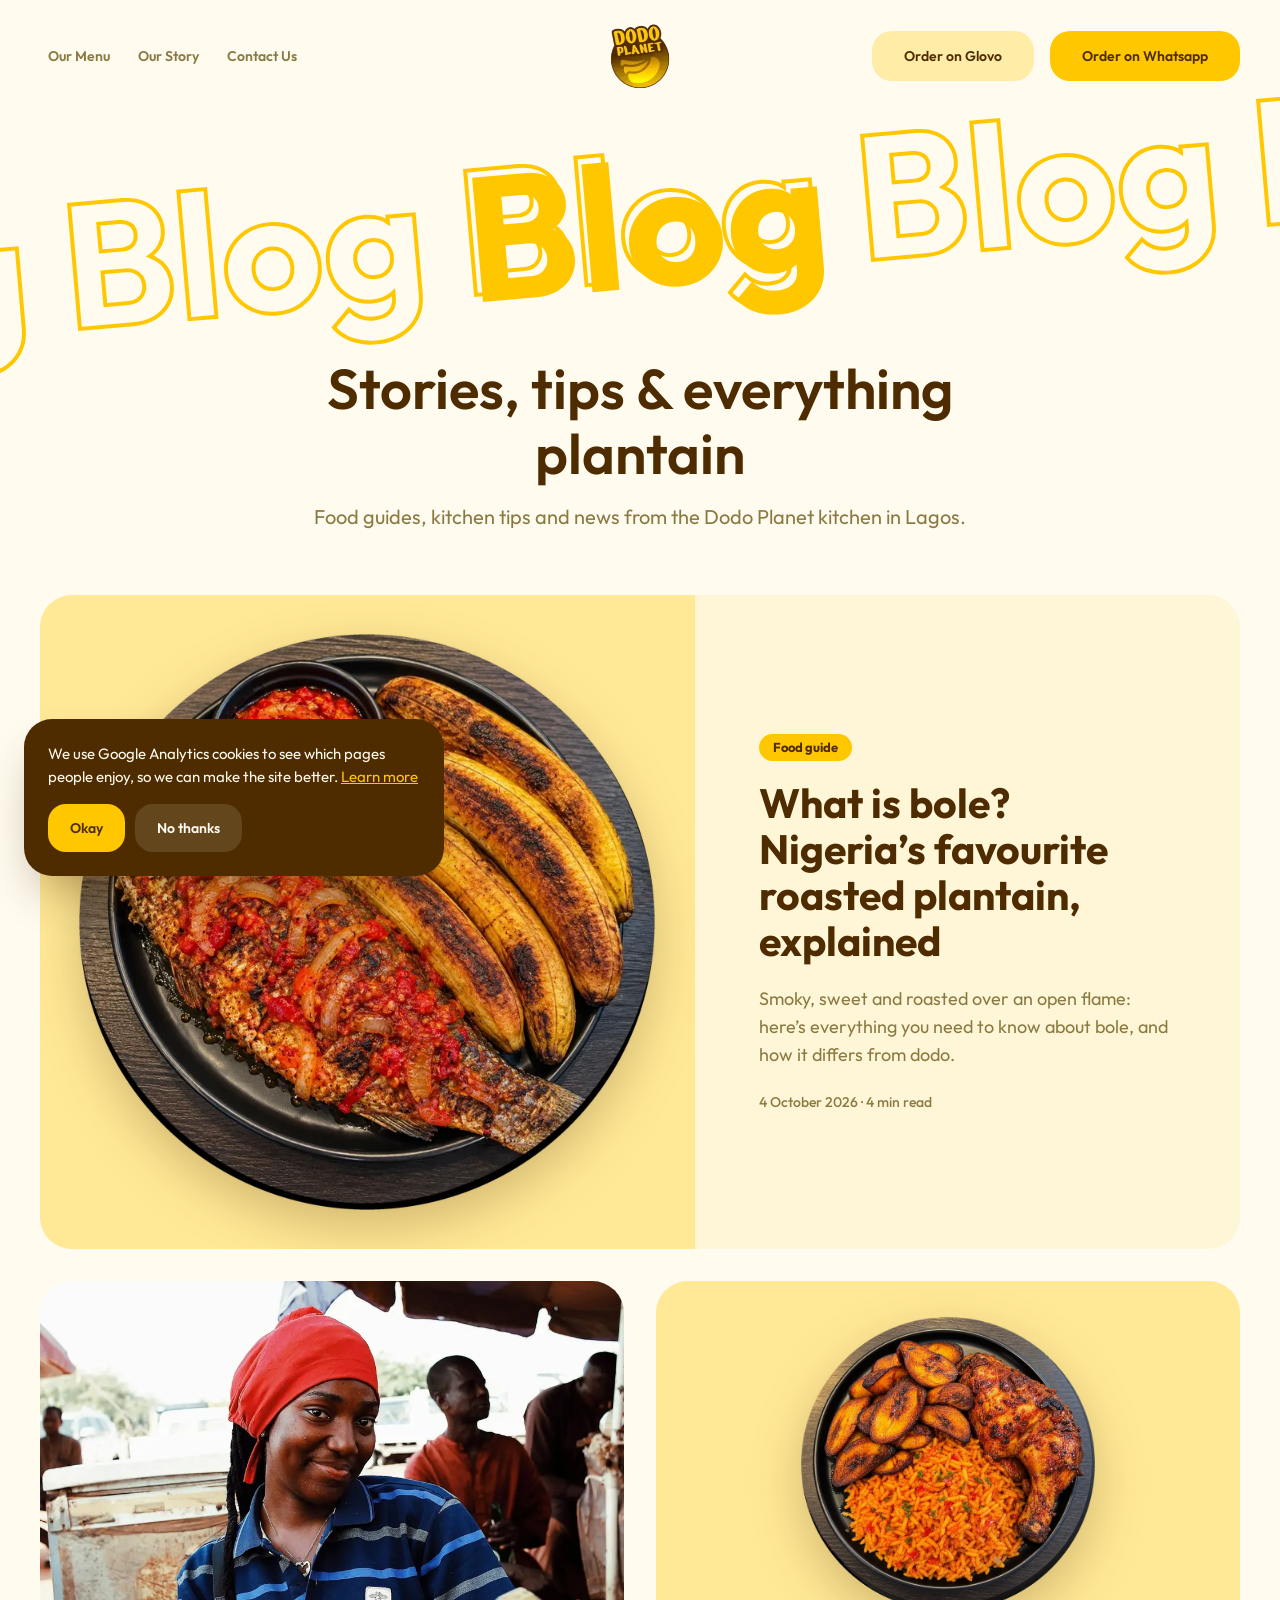
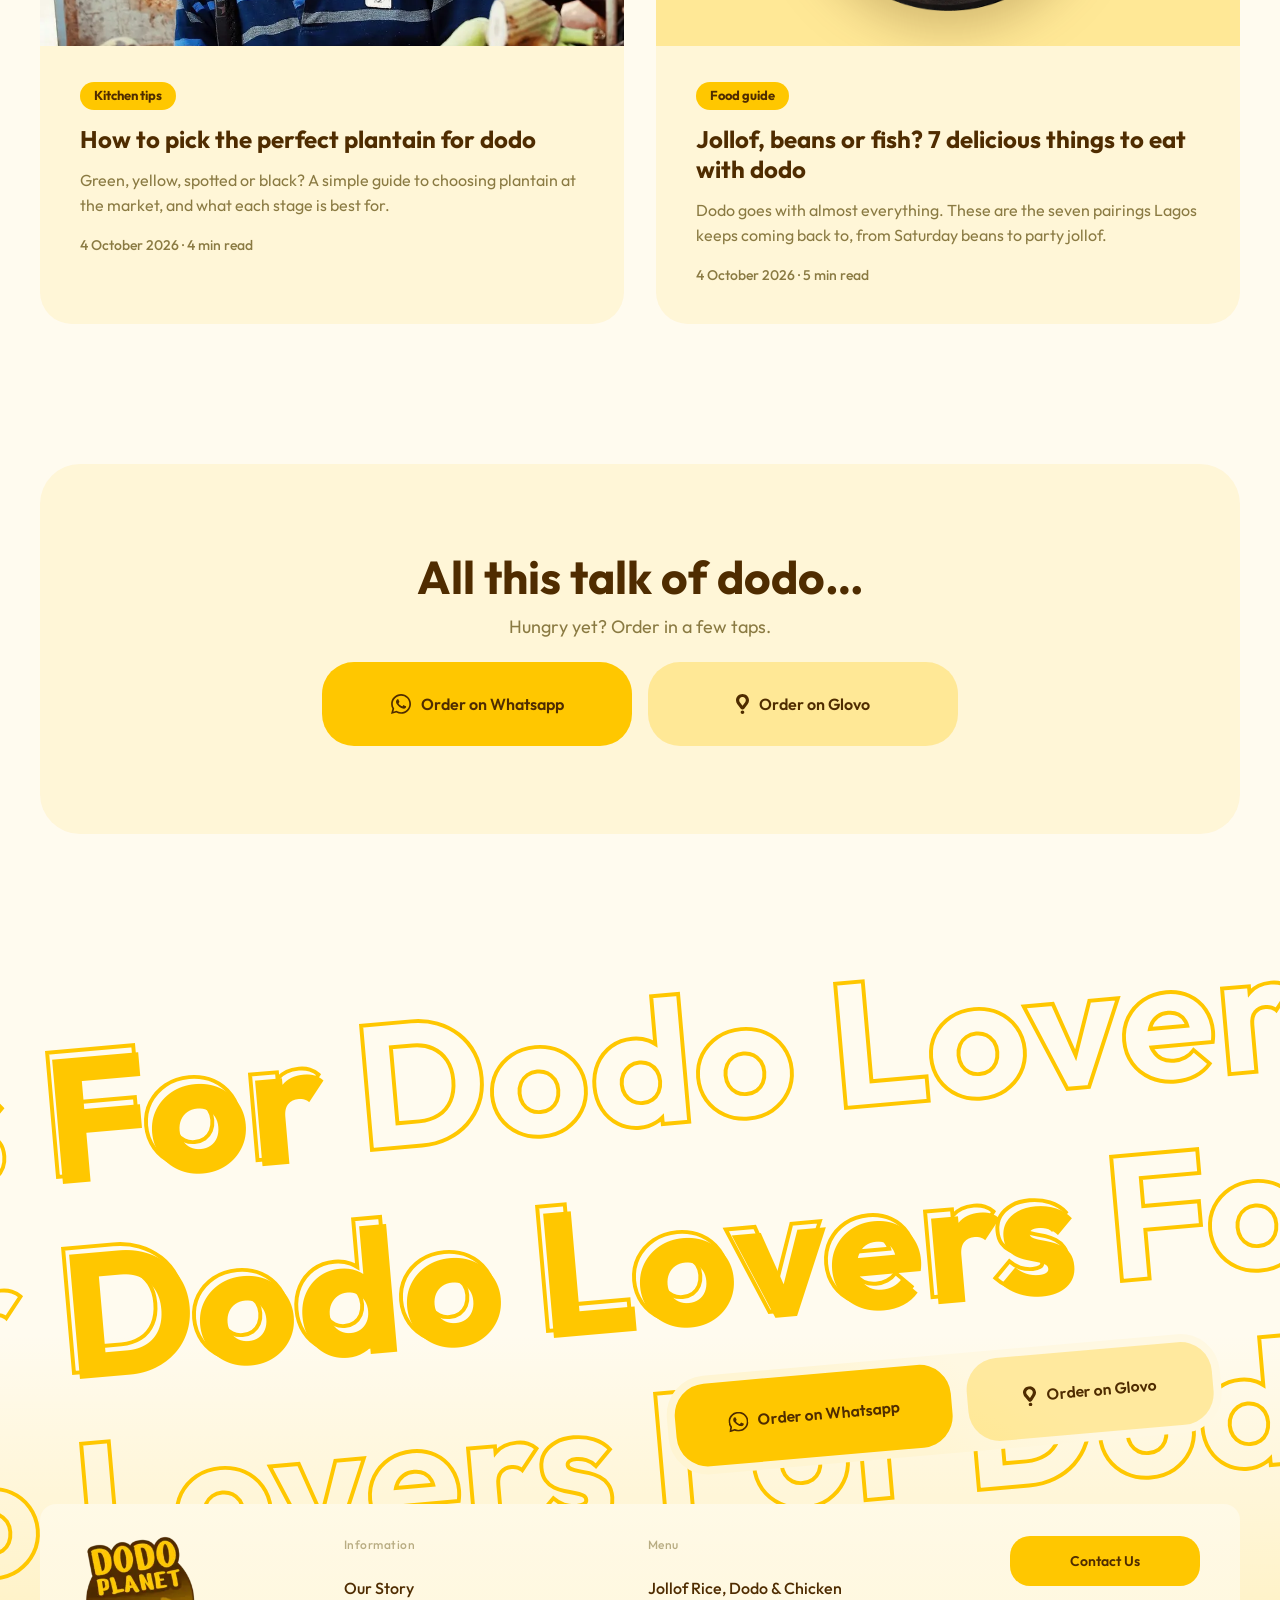
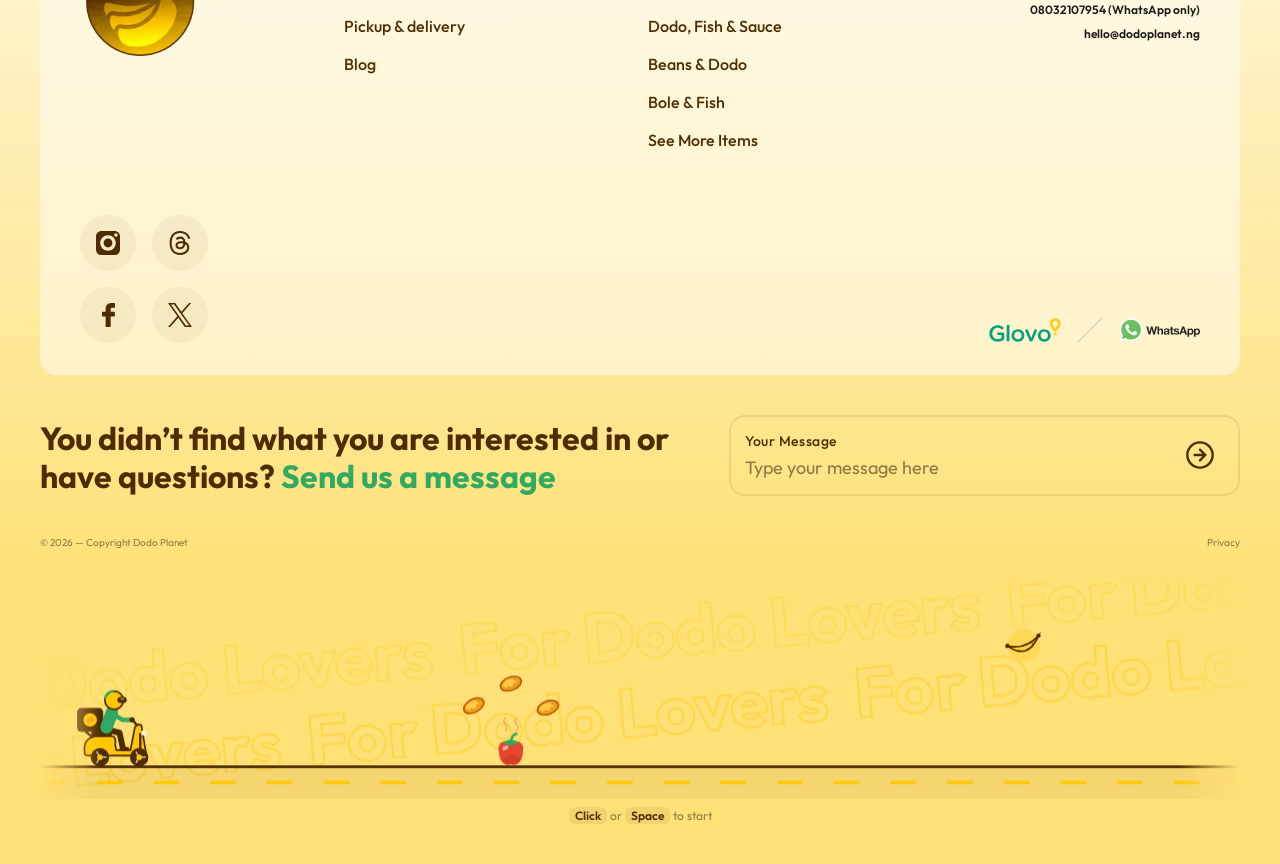
<file: blog.html>
<!doctype html>
<html lang="en-NG" class="no-js">
<head>
  <meta charset="utf-8">
  <meta name="viewport" content="width=device-width, initial-scale=1">
  <title>Blog | Dodo Planet</title>
  <meta name="description" content="Food guides, kitchen tips and plantain stories from Dodo Planet, Lagos’s plantain-first kitchen.">
  <link rel="canonical" href="https://dodoplanet.ng/blog.html">
  <meta name="theme-color" content="#FFC700">
  <meta property="og:site_name" content="Dodo Planet">
  <meta property="og:locale" content="en_NG">
  <meta property="og:type" content="website">
  <meta property="og:title" content="Blog | Dodo Planet">
  <meta property="og:description" content="Food guides, kitchen tips and plantain stories from Dodo Planet, Lagos’s plantain-first kitchen.">
  <meta property="og:url" content="https://dodoplanet.ng/blog.html">
  <meta property="og:image" content="https://dodoplanet.ng/assets/img/og-blog.jpg">
  <meta property="og:image:width" content="1200">
  <meta property="og:image:height" content="630">
  <meta name="twitter:card" content="summary_large_image">
  <link rel="icon" type="image/png" href="/assets/img/favicon.png">
  <link rel="apple-touch-icon" href="/assets/img/apple-touch-icon.png">
  <link rel="preload" as="font" type="font/woff2" href="/assets/fonts/outfit-700.woff2" crossorigin>
  <link rel="preload" as="font" type="font/woff2" href="/assets/fonts/outfit-600.woff2" crossorigin>
  <link rel="stylesheet" href="/styles.min.css?v=e09a1648">
  <script>document.documentElement.classList.replace('no-js','js')</script>
  <script type="application/ld+json">{"@context":"https://schema.org","@type":"Blog","name":"Dodo Planet Blog","url":"https://dodoplanet.ng/blog.html","publisher":{"@id":"https://dodoplanet.ng/#restaurant"},"blogPost":[{"@type":"BlogPosting","headline":"What is bole? Nigeria’s favourite roasted plantain, explained","url":"https://dodoplanet.ng/blog/what-is-bole.html","datePublished":"2026-10-04"},{"@type":"BlogPosting","headline":"How to pick the perfect plantain for dodo","url":"https://dodoplanet.ng/blog/how-to-pick-plantain-for-dodo.html","datePublished":"2026-10-04"},{"@type":"BlogPosting","headline":"Jollof, beans or fish? 7 delicious things to eat with dodo","url":"https://dodoplanet.ng/blog/what-to-eat-with-dodo.html","datePublished":"2026-10-04"}]}</script>
  <script type="application/ld+json">{"@context":"https://schema.org","@type":"BreadcrumbList","itemListElement":[{"@type":"ListItem","position":1,"name":"Home","item":"https://dodoplanet.ng/"},{"@type":"ListItem","position":2,"name":"Blog","item":"https://dodoplanet.ng/blog.html"}]}</script>
</head>
<body class="subpage">

<!-- ============ HEADER ============ -->
<header class="site-header">
  <nav class="nav-links" aria-label="Main">
    <a href="/menu.html">Our Menu</a>
    <a href="/our-story.html" class="hide-sm">Our Story</a>
    <a href="#contact">Contact Us</a>
  </nav>
  <a href="/" class="brand" aria-label="Dodo Planet home">
    <span class="logo"><img src="/assets/img/logo-160.webp" alt="Dodo Planet" width="64" height="64"></span>
  </a>
  <div class="nav-cta hide-sm">
    <a class="btn btn-sm btn-soft" data-order="glovo" href="#">Order on Glovo</a>
    <a class="btn btn-sm btn-primary" data-order="whatsapp" href="#">Order on Whatsapp</a>
  </div>
</header>

<main id="top">

  <section class="page-hero">
    <div class="page-band band" aria-hidden="true">
      <span class="outline band-row">Blog Blog Blog Blog Blog Blog Blog Blog Blog Blog Blog</span>
      <span class="solid band-word">Blog</span>
    </div>
    <div class="page-intro reveal">
      <h1>Stories, tips &amp; everything plantain</h1>
      <p>Food guides, kitchen tips and news from the Dodo Planet kitchen in Lagos.</p>
    </div>
  </section>

  <section class="blog-list" aria-label="All posts">
      <article class="post-card post-featured reveal">
        <a href="/blog/what-is-bole.html" class="post-card-img is-plate" tabindex="-1" aria-hidden="true"><img src="/assets/img/dish-bole-fish.webp" alt="Roasted plantain (bole) with grilled fish and pepper sauce" loading="lazy" width="720" height="720"></a>
        <div class="post-card-body">
          <span class="tag">Food guide</span>
          <h2><a href="/blog/what-is-bole.html">What is bole? Nigeria’s favourite roasted plantain, explained</a></h2>
          <p>Smoky, sweet and roasted over an open flame: here’s everything you need to know about bole, and how it differs from dodo.</p>
          <span class="meta">4 October 2026 · 4 min read</span>
        </div>
      </article>
    <div class="post-grid">
      <article class="post-card reveal">
        <a href="/blog/how-to-pick-plantain-for-dodo.html" class="post-card-img" tabindex="-1" aria-hidden="true"><img src="/assets/img/story-market.webp" alt="A smiling plantain seller at a Nigerian market" loading="lazy" width="720" height="720"></a>
        <div class="post-card-body">
          <span class="tag">Kitchen tips</span>
          <h3><a href="/blog/how-to-pick-plantain-for-dodo.html">How to pick the perfect plantain for dodo</a></h3>
          <p>Green, yellow, spotted or black? A simple guide to choosing plantain at the market, and what each stage is best for.</p>
          <span class="meta">4 October 2026 · 4 min read</span>
        </div>
      </article>
      <article class="post-card reveal">
        <a href="/blog/what-to-eat-with-dodo.html" class="post-card-img is-plate" tabindex="-1" aria-hidden="true"><img src="/assets/img/dish-rice-chicken.webp" alt="Jollof rice with fried plantain and grilled chicken" loading="lazy" width="720" height="720"></a>
        <div class="post-card-body">
          <span class="tag">Food guide</span>
          <h3><a href="/blog/what-to-eat-with-dodo.html">Jollof, beans or fish? 7 delicious things to eat with dodo</a></h3>
          <p>Dodo goes with almost everything. These are the seven pairings Lagos keeps coming back to, from Saturday beans to party jollof.</p>
          <span class="meta">4 October 2026 · 5 min read</span>
        </div>
      </article>
    </div>
  </section>

  <section class="cta-band reveal">
    <h2>All this talk of dodo…</h2>
    <p>Hungry yet? Order in a few taps.</p>
    <div class="btn-row">
        <a class="btn btn-primary btn-wide" data-order="whatsapp" href="#"><img src="/assets/img/whatsapp.svg" alt="" width="20" height="20">Order on Whatsapp</a>
        <a class="btn btn-soft btn-wide" data-order="glovo" href="#"><img src="/assets/img/pin.svg" alt="" width="13" height="20">Order on Glovo</a>
    </div>
  </section>

  <!-- ============ FOOTER ============ -->
  <footer class="site-footer" id="contact">
    <!-- desktop / tablet composition -->
    <div class="art foot-art">
      <div class="rows foot-rows" style="--x:-1495.3;--y:-98.3;--w:4599;--h:898" aria-hidden="true">
        <span class="outline row" style="--rx:165.02;--ry:64.76">For Dodo Lovers For Dodo Lovers For Dodo Lovers</span>
        <span class="outline row" style="--rx:-157;--ry:264.76">For Dodo Lovers For Dodo Lovers For Dodo Lovers</span>
        <span class="outline row" style="--rx:-641;--ry:464.76">For Dodo Lovers For Dodo Lovers For Dodo Lovers</span>
        <span class="solid row" style="--rx:1562.22;--ry:72.04">For</span>
        <span class="solid row" style="--rx:1562.22;--ry:272.04">Dodo Lovers</span>
      </div>
      <div class="pill pill-foot" style="--x:962.2;--y:437">
        <a class="btn btn-primary" data-order="whatsapp" href="#"><img src="/assets/img/whatsapp.svg" alt="" width="20" height="20">Order on Whatsapp</a>
        <a class="btn btn-soft" data-order="glovo" href="#"><img src="/assets/img/pin.svg" alt="" width="13" height="20">Order on Glovo</a>
      </div>
    </div>

    <!-- phone composition (Figma mobile frame) -->
    <div class="art-m foot-art-m">
      <div class="rows" style="--x:-383.59;--y:40.14;--w:942.96;--h:509.75" aria-hidden="true">
        <span class="outline row" style="--rx:-352.8;--ry:0">For Dodo Lovers For Dodo Lovers</span>
        <span class="outline row" style="--rx:-531.4;--ry:126.1">For Dodo Lovers For Dodo Lovers</span>
        <span class="outline row" style="--rx:-27.4;--ry:252.1">For Dodo Lovers For Dodo Lovers</span>
        <span class="outline row" style="--rx:-352.8;--ry:378.2">For Dodo Lovers For Dodo Lovers</span>
        <span class="outline row" style="--rx:-102.5;--ry:500.5">For Dodo Lovers For Dodo Lovers</span>
      </div>
      <div aria-hidden="true">
        <span class="solid word" style="--x:104;--y:103.11">For</span>
        <span class="solid word" style="--x:159.45;--y:224.42">Dodo</span>
        <span class="solid word" style="--x:199.55;--y:347.99">Lovers</span>
      </div>
      <div class="pill pill-m pill-foot" style="--x:201.5;--y:514.04">
        <a class="btn btn-primary" data-order="whatsapp" href="#"><img src="/assets/img/whatsapp.svg" alt="" width="20" height="20">Order on Whatsapp</a>
        <a class="btn btn-soft" data-order="glovo" href="#"><img src="/assets/img/pin.svg" alt="" width="13" height="20">Order on Glovo</a>
      </div>
    </div>

    <div class="footer-inner">
      <div class="footer-card">
        <div class="fc-row">
          <a href="/" class="logo logo-lg" aria-label="Dodo Planet home"><img src="/assets/img/logo.webp" alt="Dodo Planet" width="120" height="120" loading="lazy"></a>
          <div class="fc-cols">
            <div class="fc-col">
              <p class="fc-label">Information</p>
              <ul>
                <li><a href="/our-story.html">Our Story</a></li>
                <li><a href="/#order">Pickup &amp; delivery</a></li>
                <li><a href="/blog.html">Blog</a></li>
              </ul>
            </div>
            <div class="fc-col">
              <p class="fc-label">Menu</p>
              <ul>
                <li><a href="/menu.html#rice-dodo-chicken">Jollof Rice, Dodo &amp; Chicken</a></li>
                <li><a href="/menu.html#dodo-fish-sauce">Dodo, Fish &amp; Sauce</a></li>
                <li><a href="/menu.html#beans-dodo">Beans &amp; Dodo</a></li>
                <li><a href="/menu.html#bole-fish">Bole &amp; Fish</a></li>
                <li><a href="/menu.html">See More Items</a></li>
              </ul>
            </div>
          </div>
          <div class="fc-contact">
            <a class="btn btn-sm btn-primary" href="mailto:hello@dodoplanet.ng">Contact Us</a>
            <a href="https://wa.me/2348032107954">08032107954 (WhatsApp only)</a>
            <a href="mailto:hello@dodoplanet.ng">hello@dodoplanet.ng</a>
          </div>
        </div>
        <div class="fc-row fc-bottom">
          <div class="socials">
            <a href="#" aria-label="Instagram"><img src="/assets/img/ic-instagram.svg" alt="" width="24" height="24" loading="lazy"></a>
            <a href="#" aria-label="Threads"><img src="/assets/img/ic-threads.svg" alt="" width="24" height="24" loading="lazy"></a>
            <a href="#" aria-label="Facebook"><img src="/assets/img/ic-facebook.svg" alt="" width="13" height="24" loading="lazy"></a>
            <a href="#" aria-label="X"><img src="/assets/img/ic-x.svg" alt="" width="24" height="24" loading="lazy"></a>
          </div>
          <div class="partners">
            <img src="/assets/img/glovo-logo.svg" alt="Glovo" width="72" height="24" loading="lazy">
            <span class="slash"></span>
            <img src="/assets/img/whatsapp-logo.svg" alt="WhatsApp" width="81" height="24" loading="lazy">
          </div>
        </div>
      </div>

      <form class="subs" id="message-form">
        <p class="subs-title">You didn’t find what you are interested in or have questions? <span>Send us a message</span></p>
        <label class="field">
          <span class="field-text">
            <span class="field-label">Your Message</span>
            <input type="text" name="message" placeholder="Type your message here" required autocomplete="off">
          </span>
          <button type="submit" aria-label="Send message on WhatsApp">
            <svg width="32" height="32" viewBox="0 0 32 32" fill="none" aria-hidden="true"><circle cx="16" cy="16" r="12.67" stroke="#4F2C00" stroke-width="2.4"/><path d="M16 21.33 21.33 16 16 10.67M10.67 16h10.66" stroke="#4F2C00" stroke-width="2.4" stroke-linecap="round" stroke-linejoin="round"/></svg>
          </button>
        </label>
      </form>

      <div class="legal">
        <p>© 2026 — Copyright Dodo Planet</p>
        <a href="/privacy.html">Privacy</a>
      </div>
    </div>
  </footer>
</main>

<script src="/main.js" defer></script>
</body>
</html>
</file>
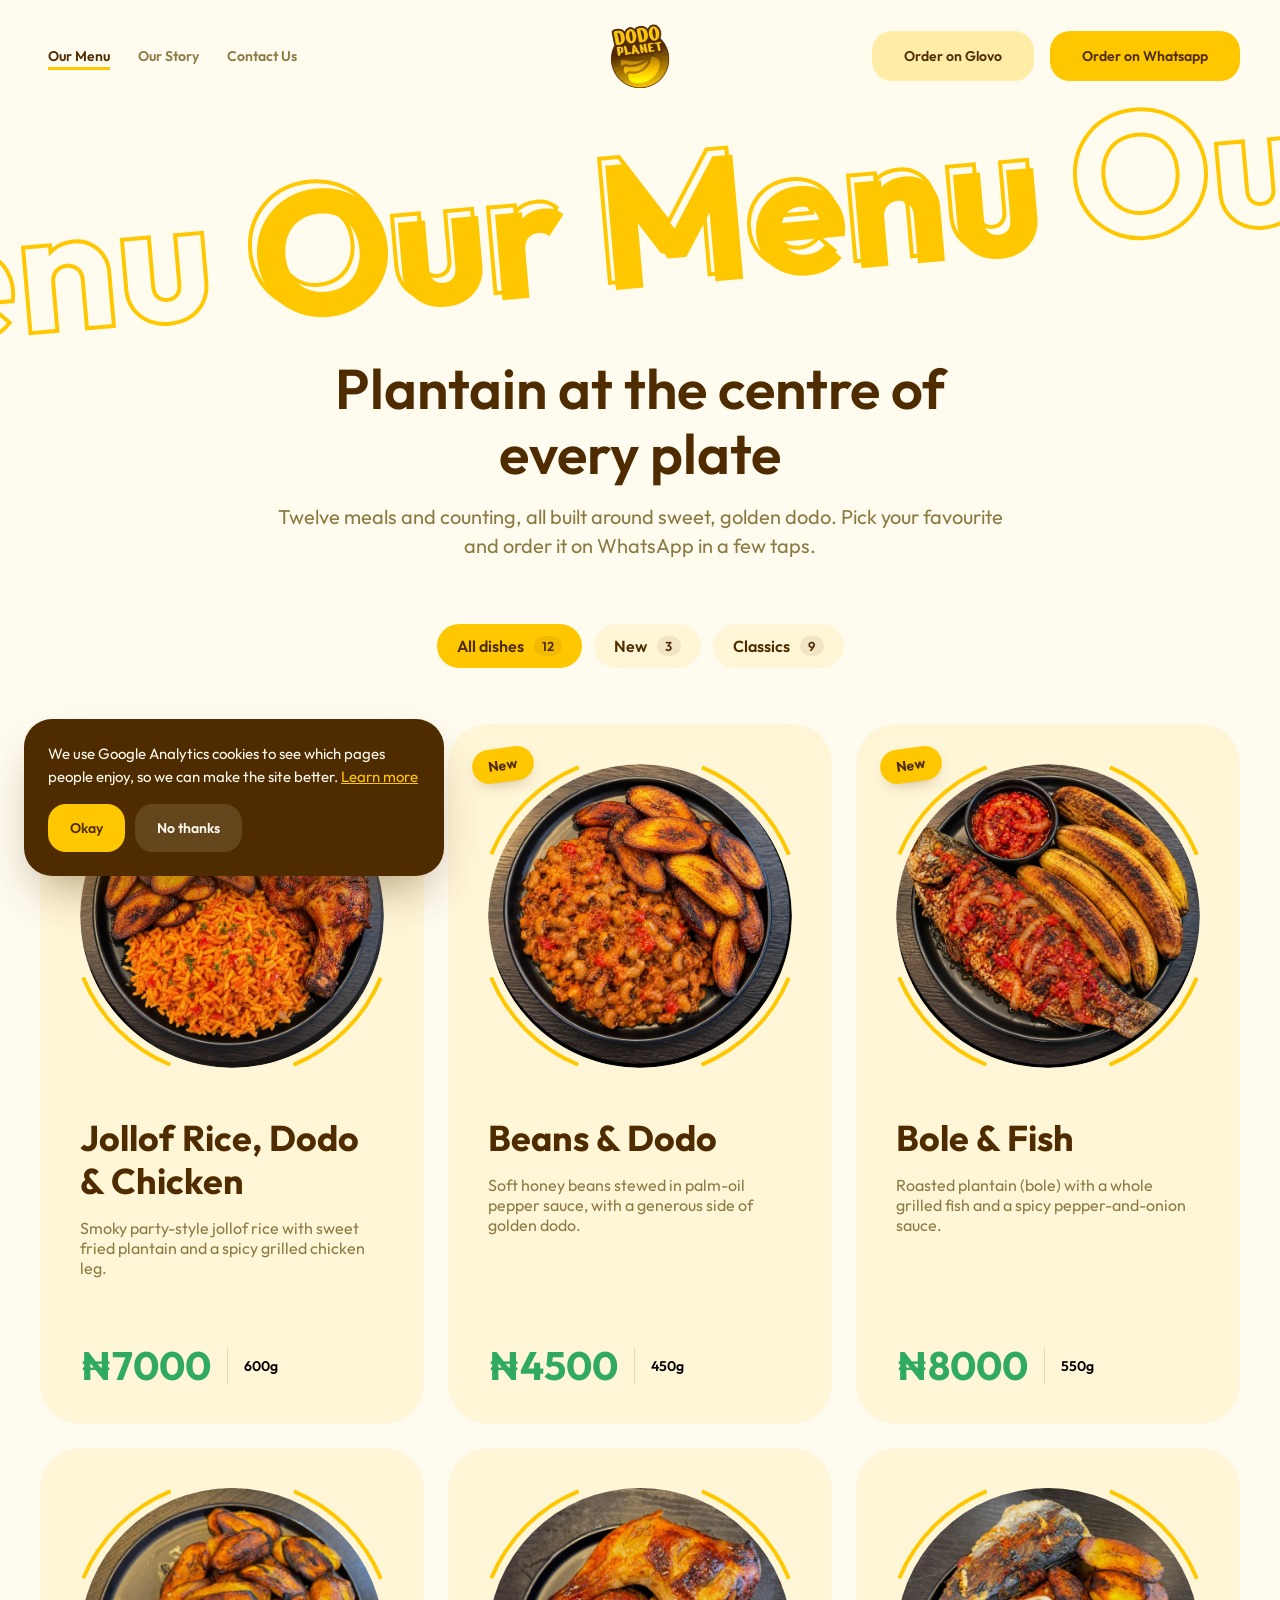
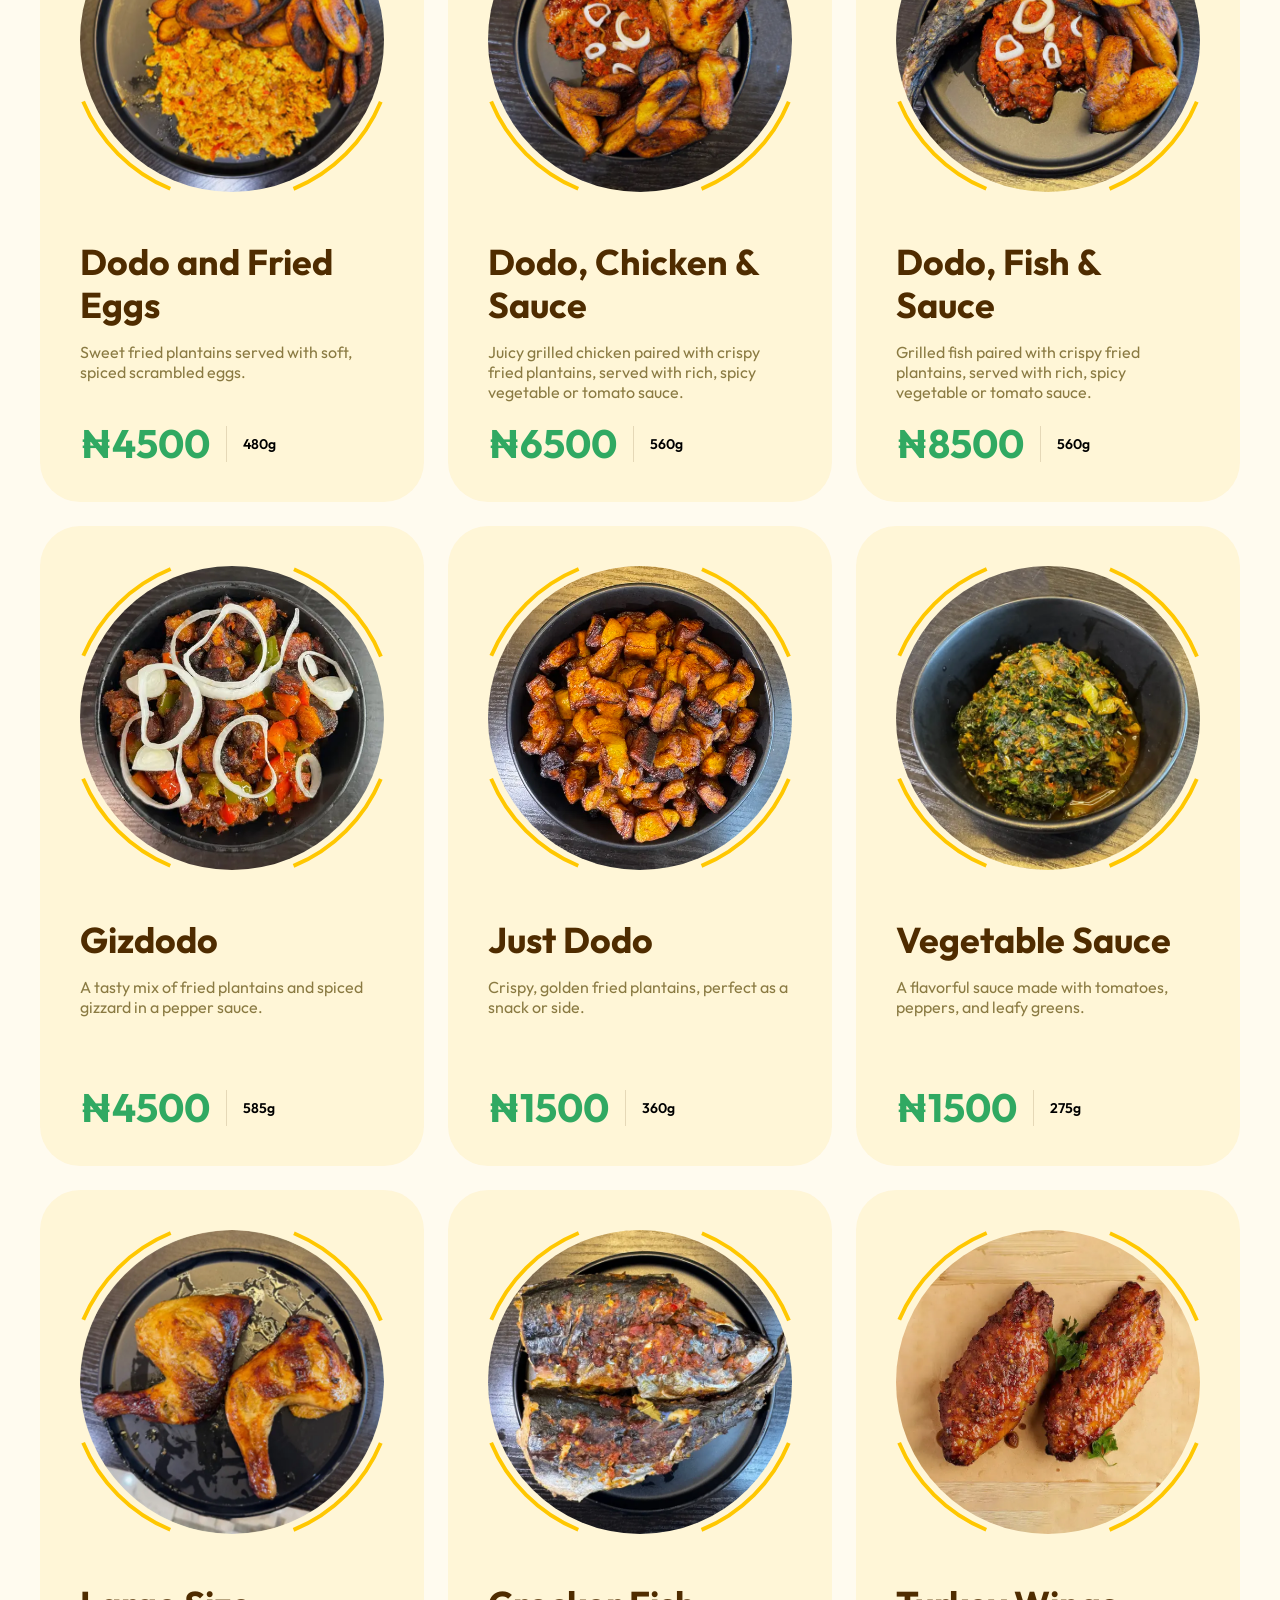
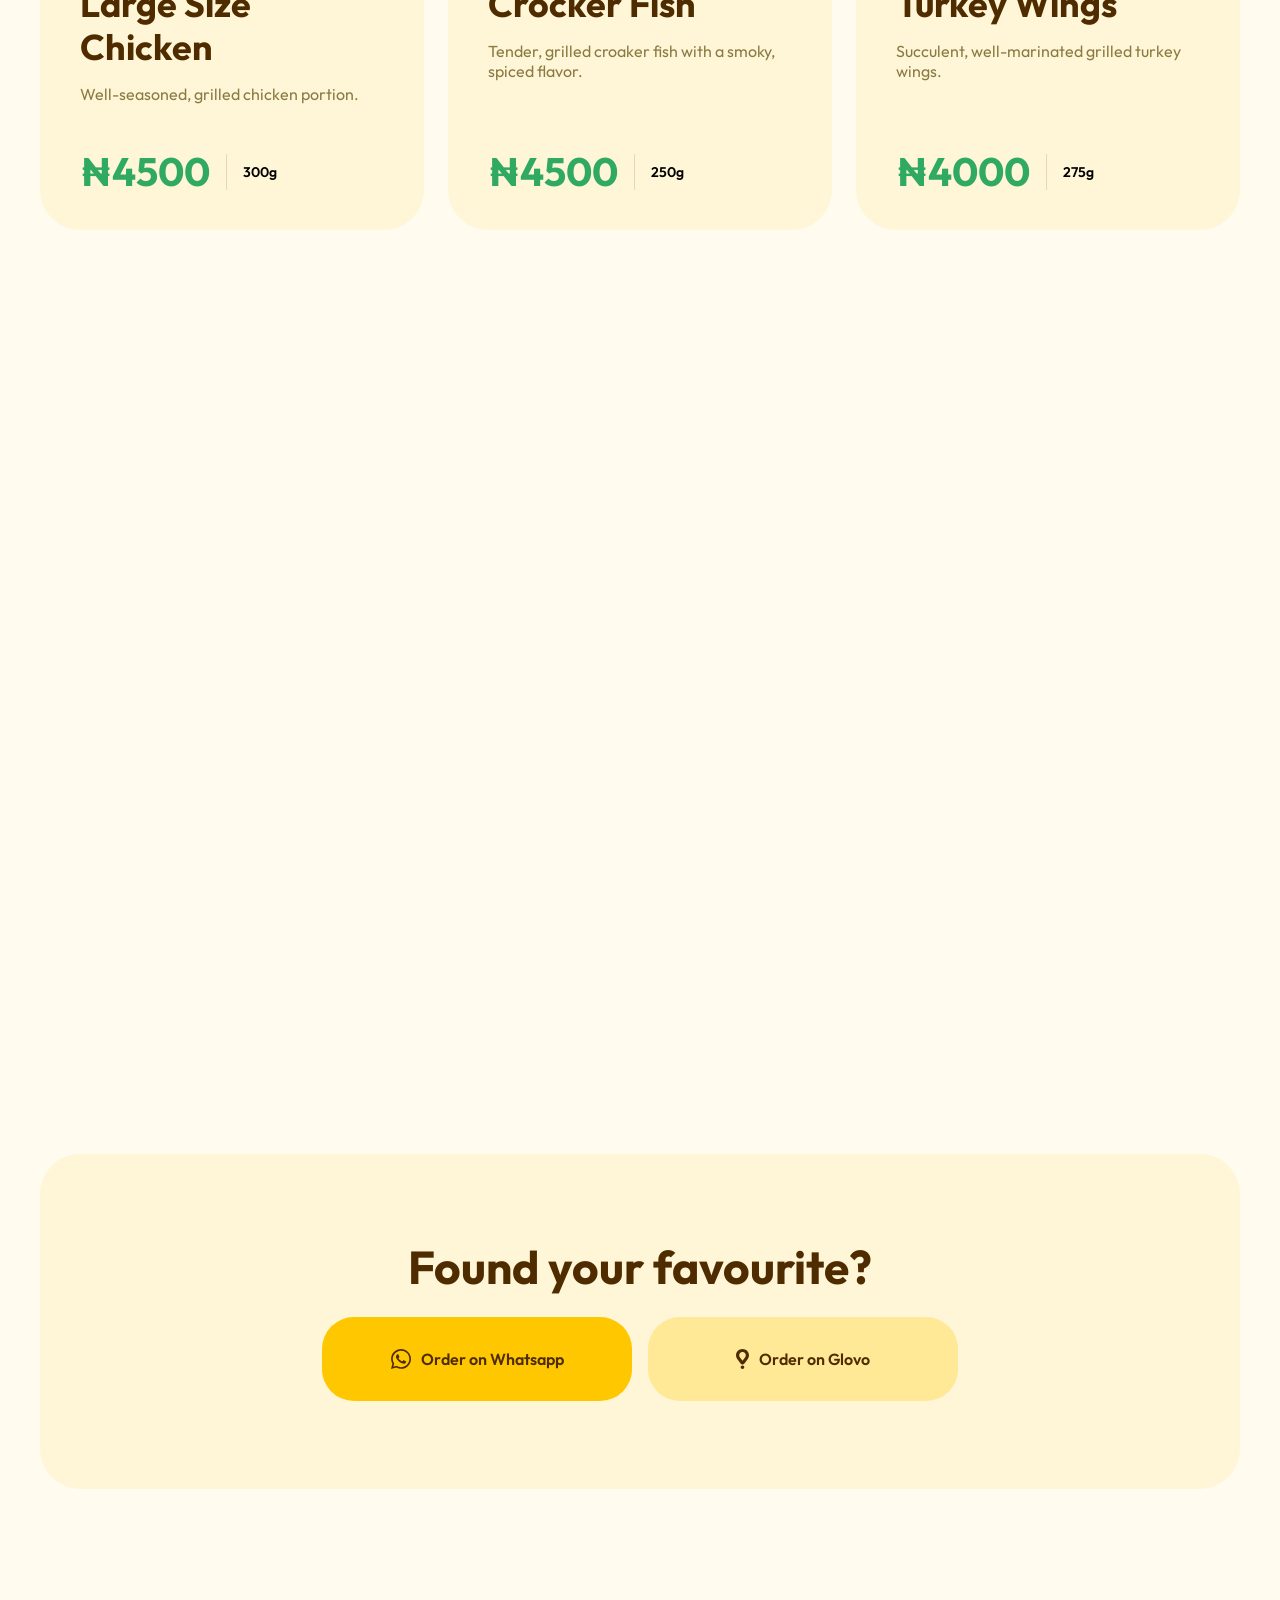
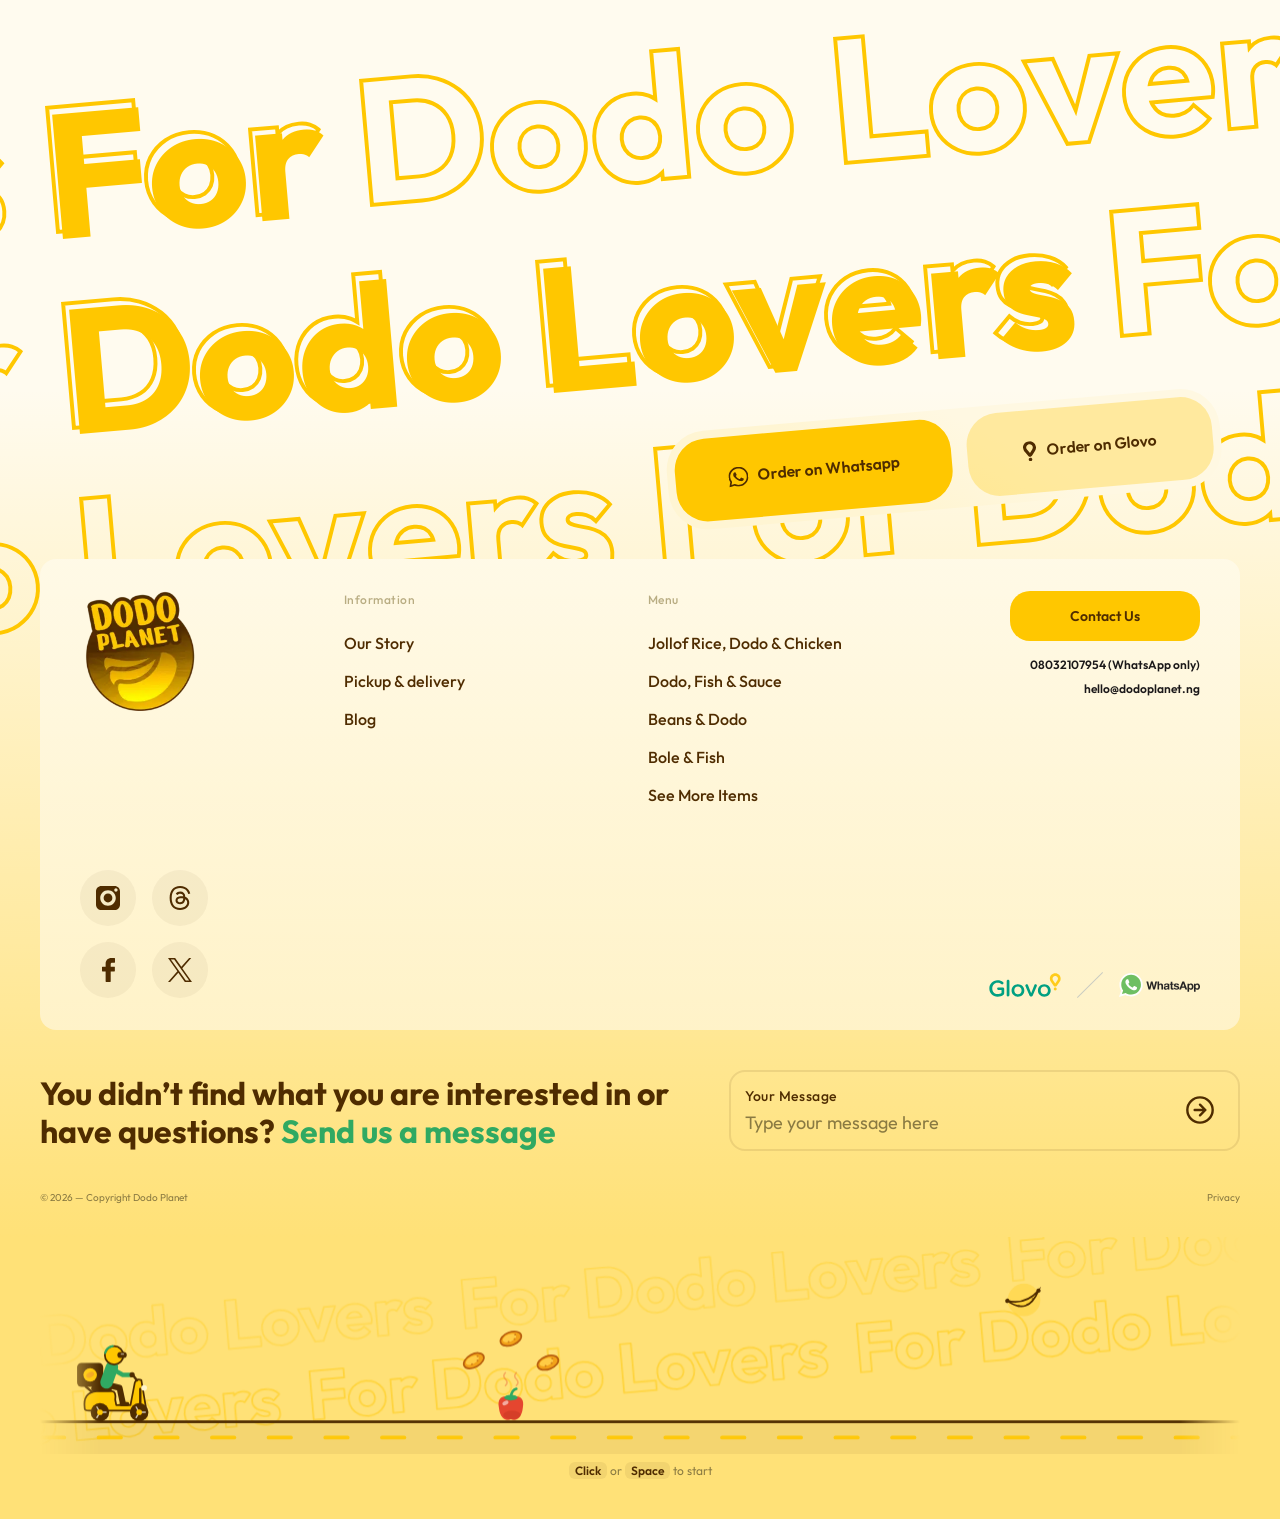
<file: menu.html>
<!doctype html>
<html lang="en-NG" class="no-js">
<head>
  <meta charset="utf-8">
  <meta name="viewport" content="width=device-width, initial-scale=1">
  <title>Menu &amp; Prices | Dodo Planet</title>
  <meta name="description" content="The full Dodo Planet menu with prices: Jollof Rice, Dodo &amp; Chicken, Beans &amp; Dodo, Bole &amp; Fish, Dodo, Fish &amp; Sauce, Gizdodo and more, from ₦1,500.">
  <link rel="canonical" href="https://dodoplanet.ng/menu.html">
  <meta name="theme-color" content="#FFC700">
  <meta property="og:site_name" content="Dodo Planet">
  <meta property="og:locale" content="en_NG">
  <meta property="og:type" content="website">
  <meta property="og:title" content="Menu &amp; Prices | Dodo Planet">
  <meta property="og:description" content="The full Dodo Planet menu with prices: Jollof Rice, Dodo &amp; Chicken, Beans &amp; Dodo, Bole &amp; Fish, Dodo, Fish &amp; Sauce, Gizdodo and more, from ₦1,500.">
  <meta property="og:url" content="https://dodoplanet.ng/menu.html">
  <meta property="og:image" content="https://dodoplanet.ng/assets/img/og-menu.jpg">
  <meta property="og:image:width" content="1200">
  <meta property="og:image:height" content="630">
  <meta name="twitter:card" content="summary_large_image">
  <link rel="icon" type="image/png" href="/assets/img/favicon.png">
  <link rel="apple-touch-icon" href="/assets/img/apple-touch-icon.png">
  <link rel="preload" as="font" type="font/woff2" href="/assets/fonts/outfit-700.woff2" crossorigin>
  <link rel="preload" as="font" type="font/woff2" href="/assets/fonts/outfit-600.woff2" crossorigin>
  <link rel="stylesheet" href="/styles.min.css?v=e09a1648">
  <script>document.documentElement.classList.replace('no-js','js')</script>
  <script type="application/ld+json">{"@context":"https://schema.org","@type":"Menu","name":"Dodo Planet menu","url":"https://dodoplanet.ng/menu.html","inLanguage":"en-NG","provider":{"@id":"https://dodoplanet.ng/#restaurant"},"hasMenuSection":[{"@type":"MenuSection","name":"New","hasMenuItem":[{"@type":"MenuItem","name":"Jollof Rice, Dodo & Chicken","description":"Smoky party-style jollof rice with sweet fried plantain and a spicy grilled chicken leg.","image":"https://dodoplanet.ng/assets/img/dish-rice-chicken.webp","offers":{"@type":"Offer","price":7000,"priceCurrency":"NGN"}},{"@type":"MenuItem","name":"Beans & Dodo","description":"Soft honey beans stewed in palm-oil pepper sauce, with a generous side of golden dodo.","image":"https://dodoplanet.ng/assets/img/dish-beans.webp","offers":{"@type":"Offer","price":4500,"priceCurrency":"NGN"}},{"@type":"MenuItem","name":"Bole & Fish","description":"Roasted plantain (bole) with a whole grilled fish and a spicy pepper-and-onion sauce.","image":"https://dodoplanet.ng/assets/img/dish-bole-fish.webp","offers":{"@type":"Offer","price":8000,"priceCurrency":"NGN"}}]},{"@type":"MenuSection","name":"Classics","hasMenuItem":[{"@type":"MenuItem","name":"Dodo and Fried Eggs","description":"Sweet fried plantains served with soft, spiced scrambled eggs.","image":"https://dodoplanet.ng/assets/img/dish-1.webp","offers":{"@type":"Offer","price":4500,"priceCurrency":"NGN"}},{"@type":"MenuItem","name":"Dodo, Chicken & Sauce","description":"Juicy grilled chicken paired with crispy fried plantains, served with rich, spicy vegetable or tomato sauce.","image":"https://dodoplanet.ng/assets/img/dish-2.webp","offers":{"@type":"Offer","price":6500,"priceCurrency":"NGN"}},{"@type":"MenuItem","name":"Dodo, Fish & Sauce","description":"Grilled fish paired with crispy fried plantains, served with rich, spicy vegetable or tomato sauce.","image":"https://dodoplanet.ng/assets/img/dish-3.webp","offers":{"@type":"Offer","price":8500,"priceCurrency":"NGN"}},{"@type":"MenuItem","name":"Gizdodo","description":"A tasty mix of fried plantains and spiced gizzard in a pepper sauce.","image":"https://dodoplanet.ng/assets/img/dish-4.webp","offers":{"@type":"Offer","price":4500,"priceCurrency":"NGN"}},{"@type":"MenuItem","name":"Just Dodo","description":"Crispy, golden fried plantains, perfect as a snack or side.","image":"https://dodoplanet.ng/assets/img/dish-5.webp","offers":{"@type":"Offer","price":1500,"priceCurrency":"NGN"}},{"@type":"MenuItem","name":"Vegetable Sauce","description":"A flavorful sauce made with tomatoes, peppers, and leafy greens.","image":"https://dodoplanet.ng/assets/img/dish-6.webp","offers":{"@type":"Offer","price":1500,"priceCurrency":"NGN"}},{"@type":"MenuItem","name":"Large Size Chicken","description":"Well-seasoned, grilled chicken portion.","image":"https://dodoplanet.ng/assets/img/dish-7.webp","offers":{"@type":"Offer","price":4500,"priceCurrency":"NGN"}},{"@type":"MenuItem","name":"Crocker Fish","description":"Tender, grilled croaker fish with a smoky, spiced flavor.","image":"https://dodoplanet.ng/assets/img/dish-8.webp","offers":{"@type":"Offer","price":4500,"priceCurrency":"NGN"}},{"@type":"MenuItem","name":"Turkey Wings","description":"Succulent, well-marinated grilled turkey wings.","image":"https://dodoplanet.ng/assets/img/dish-9.webp","offers":{"@type":"Offer","price":4000,"priceCurrency":"NGN"}}]}]}</script>
  <script type="application/ld+json">{"@context":"https://schema.org","@type":"BreadcrumbList","itemListElement":[{"@type":"ListItem","position":1,"name":"Home","item":"https://dodoplanet.ng/"},{"@type":"ListItem","position":2,"name":"Menu","item":"https://dodoplanet.ng/menu.html"}]}</script>
</head>
<body class="subpage">

<!-- ============ HEADER ============ -->
<header class="site-header">
  <nav class="nav-links" aria-label="Main">
    <a href="/menu.html" aria-current="page">Our Menu</a>
    <a href="/our-story.html" class="hide-sm">Our Story</a>
    <a href="#contact">Contact Us</a>
  </nav>
  <a href="/" class="brand" aria-label="Dodo Planet home">
    <span class="logo"><img src="/assets/img/logo-160.webp" alt="Dodo Planet" width="64" height="64"></span>
  </a>
  <div class="nav-cta hide-sm">
    <a class="btn btn-sm btn-soft" data-order="glovo" href="#">Order on Glovo</a>
    <a class="btn btn-sm btn-primary" data-order="whatsapp" href="#">Order on Whatsapp</a>
  </div>
</header>

<main id="top">

  <section class="page-hero">
    <div class="page-band band" aria-hidden="true">
      <span class="outline band-row">Our Menu Our Menu Our Menu Our Menu Our Menu Our Menu Our Menu</span>
      <span class="solid band-word">Our Menu</span>
    </div>
    <div class="page-intro reveal">
      <h1>Plantain at the centre of every plate</h1>
      <p>Twelve meals and counting, all built around sweet, golden dodo. Pick your favourite and order it on WhatsApp in a few taps.</p>
    </div>
  </section>

  <section class="menu menu-page" aria-label="All dishes">
    <h2 class="sr-only">All dishes</h2>
    <div class="chips" role="group" aria-label="Filter the menu">
      <button class="chip is-on" data-filter="all" aria-pressed="true">All dishes <span>12</span></button>
      <button class="chip" data-filter="new" aria-pressed="false">New <span>3</span></button>
      <button class="chip" data-filter="classic" aria-pressed="false">Classics <span>9</span></button>
    </div>
    <div class="menu-grid">
      <article class="dish reveal" id="rice-dodo-chicken" data-cat="new">
        <span class="sticker">New</span><div class="dish-img"><span class="mask"><img src="/assets/img/dish-rice-chicken.webp" alt="Jollof rice with fried plantain and grilled chicken" loading="lazy" width="720" height="720"></span></div>
        <div class="dish-body">
          <div><h3>Jollof Rice, Dodo &amp; Chicken</h3><p>Smoky party-style jollof rice with sweet fried plantain and a spicy grilled chicken leg.</p></div>
          <div class="price"><strong>₦7000</strong><span>600g</span></div>
        </div>
      </article>
      <article class="dish reveal" id="beans-dodo" data-cat="new">
        <span class="sticker">New</span><div class="dish-img"><span class="mask"><img src="/assets/img/dish-beans.webp" alt="Stewed beans with fried plantain" loading="lazy" width="720" height="720"></span></div>
        <div class="dish-body">
          <div><h3>Beans &amp; Dodo</h3><p>Soft honey beans stewed in palm-oil pepper sauce, with a generous side of golden dodo.</p></div>
          <div class="price"><strong>₦4500</strong><span>450g</span></div>
        </div>
      </article>
      <article class="dish reveal" id="bole-fish" data-cat="new">
        <span class="sticker">New</span><div class="dish-img"><span class="mask"><img src="/assets/img/dish-bole-fish.webp" alt="Roasted plantain with grilled fish and pepper sauce" loading="lazy" width="720" height="720"></span></div>
        <div class="dish-body">
          <div><h3>Bole &amp; Fish</h3><p>Roasted plantain (bole) with a whole grilled fish and a spicy pepper-and-onion sauce.</p></div>
          <div class="price"><strong>₦8000</strong><span>550g</span></div>
        </div>
      </article>
      <article class="dish reveal" id="dodo-fried-eggs" data-cat="classic">
        <div class="dish-img"><span class="mask"><img src="/assets/img/dish-1.webp" alt="Dodo and fried eggs" style="--s:118.04%;--l:-5.6%;--t:-10.24%" loading="lazy" width="720" height="720"></span></div>
        <div class="dish-body">
          <div><h3>Dodo and Fried Eggs</h3><p>Sweet fried plantains served with soft, spiced scrambled eggs.</p></div>
          <div class="price"><strong>₦4500</strong><span>480g</span></div>
        </div>
      </article>
      <article class="dish reveal" id="dodo-chicken-sauce" data-cat="classic">
        <div class="dish-img"><span class="mask"><img src="/assets/img/dish-2.webp" alt="Dodo, chicken and sauce" style="--s:107.75%;--l:-2.67%;--t:-3.56%" loading="lazy" width="720" height="720"></span></div>
        <div class="dish-body">
          <div><h3>Dodo, Chicken &amp; Sauce</h3><p>Juicy grilled chicken paired with crispy fried plantains, served with rich, spicy vegetable or tomato sauce.</p></div>
          <div class="price"><strong>₦6500</strong><span>560g</span></div>
        </div>
      </article>
      <article class="dish reveal" id="dodo-fish-sauce" data-cat="classic">
        <div class="dish-img"><span class="mask"><img src="/assets/img/dish-3.webp" alt="Dodo, fish and sauce" style="--s:109.15%;--l:-6.26%;--t:-5.15%" loading="lazy" width="720" height="720"></span></div>
        <div class="dish-body">
          <div><h3>Dodo, Fish &amp; Sauce</h3><p>Grilled fish paired with crispy fried plantains, served with rich, spicy vegetable or tomato sauce.</p></div>
          <div class="price"><strong>₦8500</strong><span>560g</span></div>
        </div>
      </article>
      <article class="dish reveal" id="gizdodo" data-cat="classic">
        <div class="dish-img"><span class="mask"><img src="/assets/img/dish-4.webp" alt="Gizdodo" style="--s:148.18%;--l:-20.62%;--t:-24.36%" loading="lazy" width="720" height="720"></span></div>
        <div class="dish-body">
          <div><h3>Gizdodo</h3><p>A tasty mix of fried plantains and spiced gizzard in a pepper sauce.</p></div>
          <div class="price"><strong>₦4500</strong><span>585g</span></div>
        </div>
      </article>
      <article class="dish reveal" id="just-dodo" data-cat="classic">
        <div class="dish-img"><span class="mask"><img src="/assets/img/dish-5.webp" alt="Just dodo" style="--s:121.48%;--l:-12%;--t:-10.2%" loading="lazy" width="720" height="720"></span></div>
        <div class="dish-body">
          <div><h3>Just Dodo</h3><p>Crispy, golden fried plantains, perfect as a snack or side.</p></div>
          <div class="price"><strong>₦1500</strong><span>360g</span></div>
        </div>
      </article>
      <article class="dish reveal" id="vegetable-sauce" data-cat="classic">
        <div class="dish-img"><span class="mask"><img src="/assets/img/dish-6.webp" alt="Vegetable sauce" style="--s:109.08%;--l:-2.59%;--t:-3.16%" loading="lazy" width="720" height="720"></span></div>
        <div class="dish-body">
          <div><h3>Vegetable Sauce</h3><p>A flavorful sauce made with tomatoes, peppers, and leafy greens.</p></div>
          <div class="price"><strong>₦1500</strong><span>275g</span></div>
        </div>
      </article>
      <article class="dish reveal" id="large-chicken" data-cat="classic">
        <div class="dish-img"><span class="mask"><img src="/assets/img/dish-7.webp" alt="Large size chicken" loading="lazy" width="450" height="450"></span></div>
        <div class="dish-body">
          <div><h3>Large Size Chicken</h3><p>Well-seasoned, grilled chicken portion.</p></div>
          <div class="price"><strong>₦4500</strong><span>300g</span></div>
        </div>
      </article>
      <article class="dish reveal" id="croaker-fish" data-cat="classic">
        <div class="dish-img"><span class="mask"><img src="/assets/img/dish-8.webp" alt="Croaker fish" style="--s:107.86%;--l:-3.29%;--t:-5.99%" loading="lazy" width="720" height="720"></span></div>
        <div class="dish-body">
          <div><h3>Crocker Fish</h3><p>Tender, grilled croaker fish with a smoky, spiced flavor.</p></div>
          <div class="price"><strong>₦4500</strong><span>250g</span></div>
        </div>
      </article>
      <article class="dish reveal" id="turkey-wings" data-cat="classic">
        <div class="dish-img"><span class="mask"><img src="/assets/img/dish-9.webp" alt="Turkey wings" loading="lazy" width="720" height="720"></span></div>
        <div class="dish-body">
          <div><h3>Turkey Wings</h3><p>Succulent, well-marinated grilled turkey wings.</p></div>
          <div class="price"><strong>₦4000</strong><span>275g</span></div>
        </div>
      </article>
    </div>

    <article class="special reveal" id="loaded-plantain-fries">
      <div class="special-img"><span class="mask"><img src="/assets/img/dish-loaded-fries.webp" alt="Loaded plantain fries topped with beef, sauce, onions and peppers" loading="lazy" width="720" height="720"></span></div>
      <div class="special-text">
        <span class="sticker sticker-static">Rotating special</span>
        <h2>Loaded Plantain Fries</h2>
        <p>Crispy plantain fries piled high with peppered beef, a creamy spiced sauce, onions and peppers. Our first rotating special, landing once our kitchen trials are done.</p>
        <span class="soon">Coming soon</span>
      </div>
    </article>

    <div class="tiles">
      <div class="tile reveal"><b>Dodo your way</b><p>Prefer it diced or in long slices? Just tell us when you order.</p></div>
      <div class="tile reveal"><b>Delivery, agreed upfront</b><p>On WhatsApp we confirm your delivery fee with you before you pay. No surprises.</p></div>
      <div class="tile reveal"><b>Pickup in Lekki</b><p>Our takeaway and pickup spot is coming soon, open 9am–9pm daily.</p></div>
    </div>

    <div class="cta-band reveal">
      <h2>Found your favourite?</h2>
      <div class="btn-row">
        <a class="btn btn-primary btn-wide" data-order="whatsapp" href="#"><img src="/assets/img/whatsapp.svg" alt="" width="20" height="20">Order on Whatsapp</a>
        <a class="btn btn-soft btn-wide" data-order="glovo" href="#"><img src="/assets/img/pin.svg" alt="" width="13" height="20">Order on Glovo</a>
      </div>
    </div>
  </section>

  <!-- ============ FOOTER ============ -->
  <footer class="site-footer" id="contact">
    <!-- desktop / tablet composition -->
    <div class="art foot-art">
      <div class="rows foot-rows" style="--x:-1495.3;--y:-98.3;--w:4599;--h:898" aria-hidden="true">
        <span class="outline row" style="--rx:165.02;--ry:64.76">For Dodo Lovers For Dodo Lovers For Dodo Lovers</span>
        <span class="outline row" style="--rx:-157;--ry:264.76">For Dodo Lovers For Dodo Lovers For Dodo Lovers</span>
        <span class="outline row" style="--rx:-641;--ry:464.76">For Dodo Lovers For Dodo Lovers For Dodo Lovers</span>
        <span class="solid row" style="--rx:1562.22;--ry:72.04">For</span>
        <span class="solid row" style="--rx:1562.22;--ry:272.04">Dodo Lovers</span>
      </div>
      <div class="pill pill-foot" style="--x:962.2;--y:437">
        <a class="btn btn-primary" data-order="whatsapp" href="#"><img src="/assets/img/whatsapp.svg" alt="" width="20" height="20">Order on Whatsapp</a>
        <a class="btn btn-soft" data-order="glovo" href="#"><img src="/assets/img/pin.svg" alt="" width="13" height="20">Order on Glovo</a>
      </div>
    </div>

    <!-- phone composition (Figma mobile frame) -->
    <div class="art-m foot-art-m">
      <div class="rows" style="--x:-383.59;--y:40.14;--w:942.96;--h:509.75" aria-hidden="true">
        <span class="outline row" style="--rx:-352.8;--ry:0">For Dodo Lovers For Dodo Lovers</span>
        <span class="outline row" style="--rx:-531.4;--ry:126.1">For Dodo Lovers For Dodo Lovers</span>
        <span class="outline row" style="--rx:-27.4;--ry:252.1">For Dodo Lovers For Dodo Lovers</span>
        <span class="outline row" style="--rx:-352.8;--ry:378.2">For Dodo Lovers For Dodo Lovers</span>
        <span class="outline row" style="--rx:-102.5;--ry:500.5">For Dodo Lovers For Dodo Lovers</span>
      </div>
      <div aria-hidden="true">
        <span class="solid word" style="--x:104;--y:103.11">For</span>
        <span class="solid word" style="--x:159.45;--y:224.42">Dodo</span>
        <span class="solid word" style="--x:199.55;--y:347.99">Lovers</span>
      </div>
      <div class="pill pill-m pill-foot" style="--x:201.5;--y:514.04">
        <a class="btn btn-primary" data-order="whatsapp" href="#"><img src="/assets/img/whatsapp.svg" alt="" width="20" height="20">Order on Whatsapp</a>
        <a class="btn btn-soft" data-order="glovo" href="#"><img src="/assets/img/pin.svg" alt="" width="13" height="20">Order on Glovo</a>
      </div>
    </div>

    <div class="footer-inner">
      <div class="footer-card">
        <div class="fc-row">
          <a href="/" class="logo logo-lg" aria-label="Dodo Planet home"><img src="/assets/img/logo.webp" alt="Dodo Planet" width="120" height="120" loading="lazy"></a>
          <div class="fc-cols">
            <div class="fc-col">
              <p class="fc-label">Information</p>
              <ul>
                <li><a href="/our-story.html">Our Story</a></li>
                <li><a href="/#order">Pickup &amp; delivery</a></li>
                <li><a href="/blog.html">Blog</a></li>
              </ul>
            </div>
            <div class="fc-col">
              <p class="fc-label">Menu</p>
              <ul>
                <li><a href="/menu.html#rice-dodo-chicken">Jollof Rice, Dodo &amp; Chicken</a></li>
                <li><a href="/menu.html#dodo-fish-sauce">Dodo, Fish &amp; Sauce</a></li>
                <li><a href="/menu.html#beans-dodo">Beans &amp; Dodo</a></li>
                <li><a href="/menu.html#bole-fish">Bole &amp; Fish</a></li>
                <li><a href="/menu.html">See More Items</a></li>
              </ul>
            </div>
          </div>
          <div class="fc-contact">
            <a class="btn btn-sm btn-primary" href="mailto:hello@dodoplanet.ng">Contact Us</a>
            <a href="https://wa.me/2348032107954">08032107954 (WhatsApp only)</a>
            <a href="mailto:hello@dodoplanet.ng">hello@dodoplanet.ng</a>
          </div>
        </div>
        <div class="fc-row fc-bottom">
          <div class="socials">
            <a href="#" aria-label="Instagram"><img src="/assets/img/ic-instagram.svg" alt="" width="24" height="24" loading="lazy"></a>
            <a href="#" aria-label="Threads"><img src="/assets/img/ic-threads.svg" alt="" width="24" height="24" loading="lazy"></a>
            <a href="#" aria-label="Facebook"><img src="/assets/img/ic-facebook.svg" alt="" width="13" height="24" loading="lazy"></a>
            <a href="#" aria-label="X"><img src="/assets/img/ic-x.svg" alt="" width="24" height="24" loading="lazy"></a>
          </div>
          <div class="partners">
            <img src="/assets/img/glovo-logo.svg" alt="Glovo" width="72" height="24" loading="lazy">
            <span class="slash"></span>
            <img src="/assets/img/whatsapp-logo.svg" alt="WhatsApp" width="81" height="24" loading="lazy">
          </div>
        </div>
      </div>

      <form class="subs" id="message-form">
        <p class="subs-title">You didn’t find what you are interested in or have questions? <span>Send us a message</span></p>
        <label class="field">
          <span class="field-text">
            <span class="field-label">Your Message</span>
            <input type="text" name="message" placeholder="Type your message here" required autocomplete="off">
          </span>
          <button type="submit" aria-label="Send message on WhatsApp">
            <svg width="32" height="32" viewBox="0 0 32 32" fill="none" aria-hidden="true"><circle cx="16" cy="16" r="12.67" stroke="#4F2C00" stroke-width="2.4"/><path d="M16 21.33 21.33 16 16 10.67M10.67 16h10.66" stroke="#4F2C00" stroke-width="2.4" stroke-linecap="round" stroke-linejoin="round"/></svg>
          </button>
        </label>
      </form>

      <div class="legal">
        <p>© 2026 — Copyright Dodo Planet</p>
        <a href="/privacy.html">Privacy</a>
      </div>
    </div>
  </footer>
</main>

<script src="/main.js" defer></script>
</body>
</html>
</file>
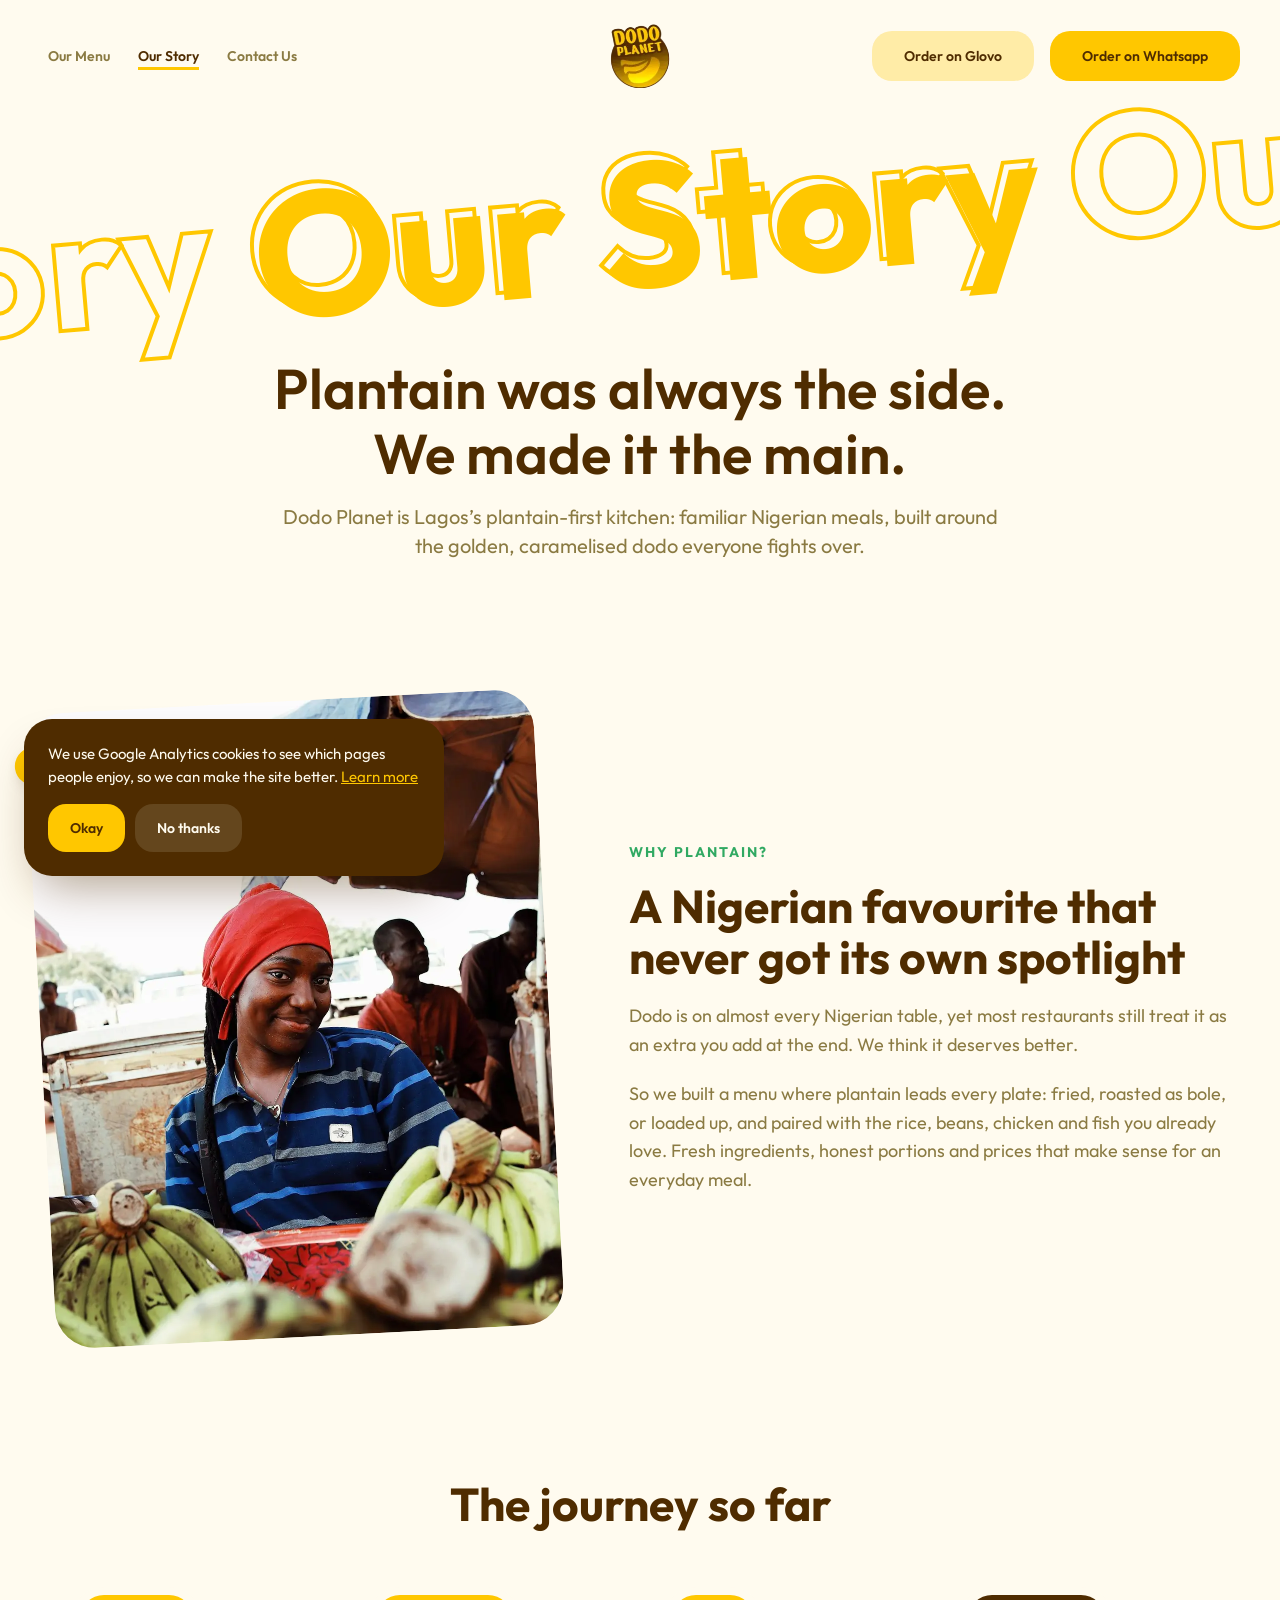
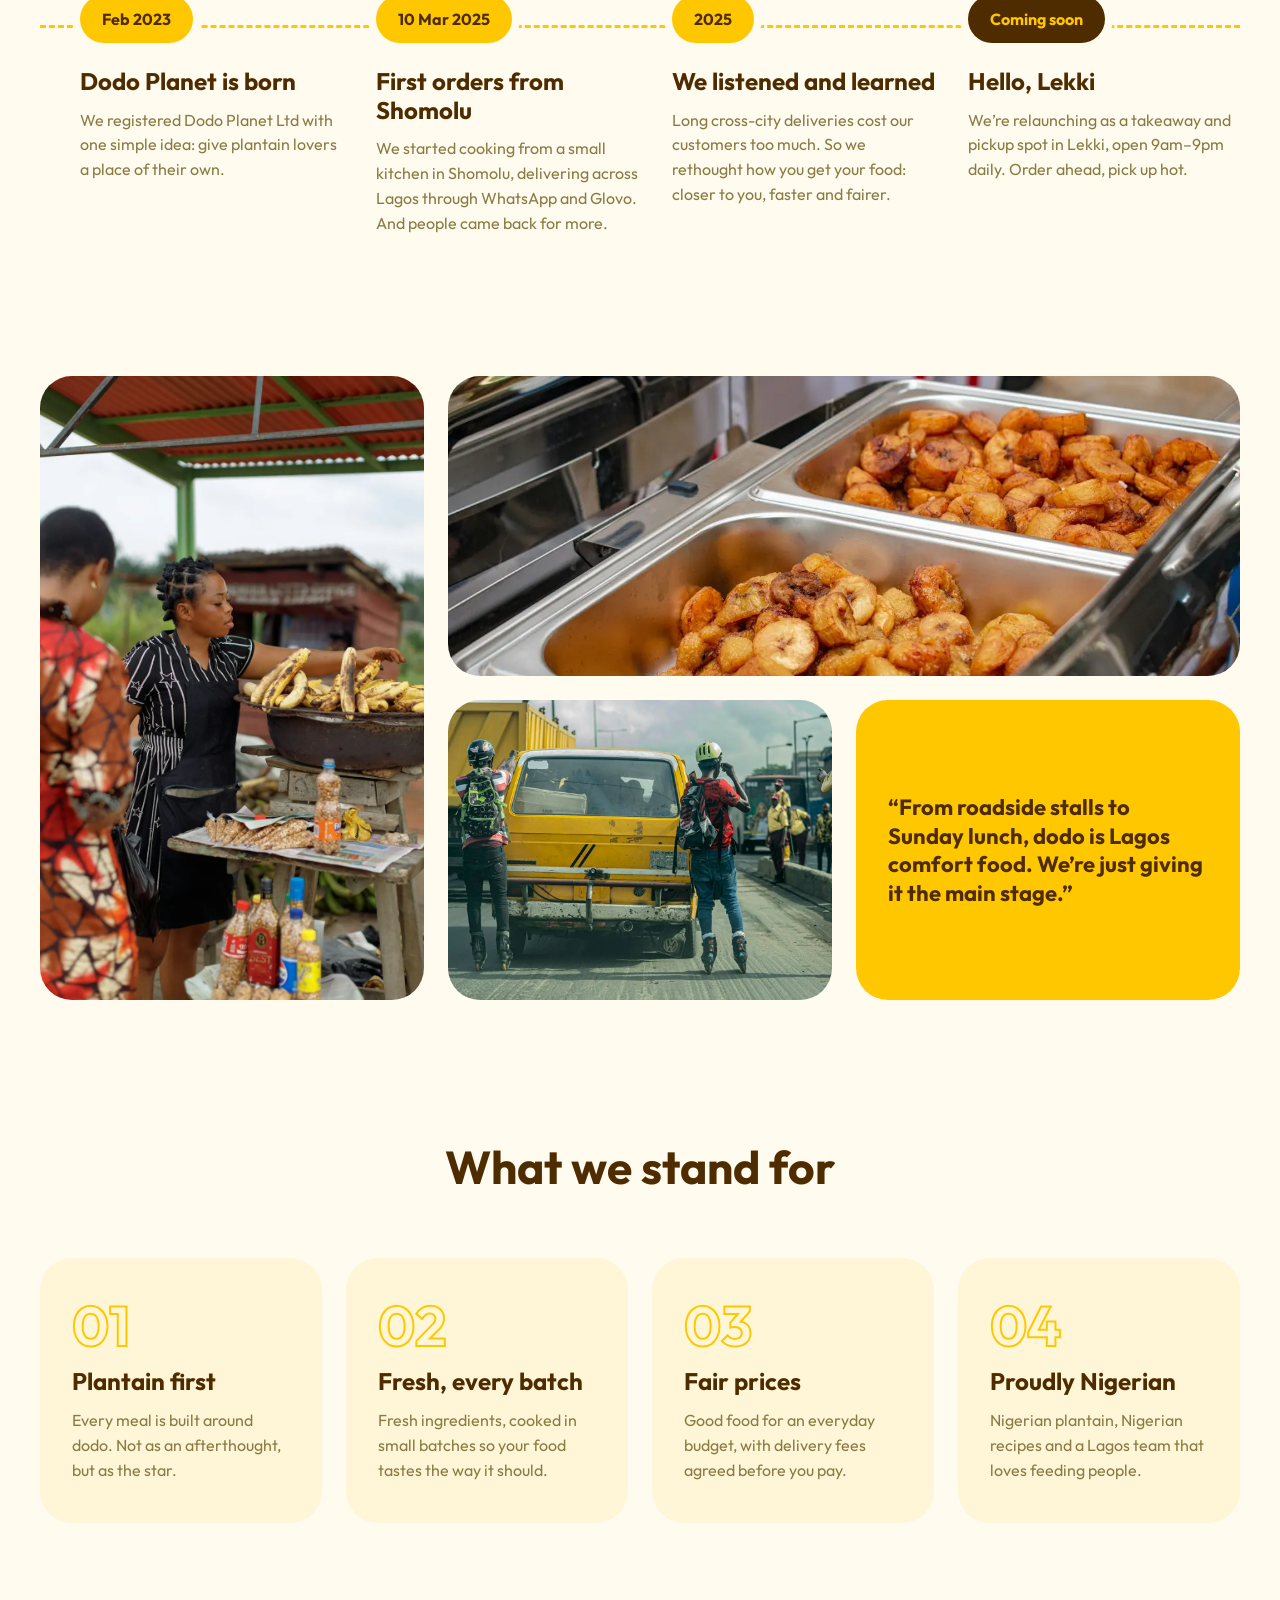
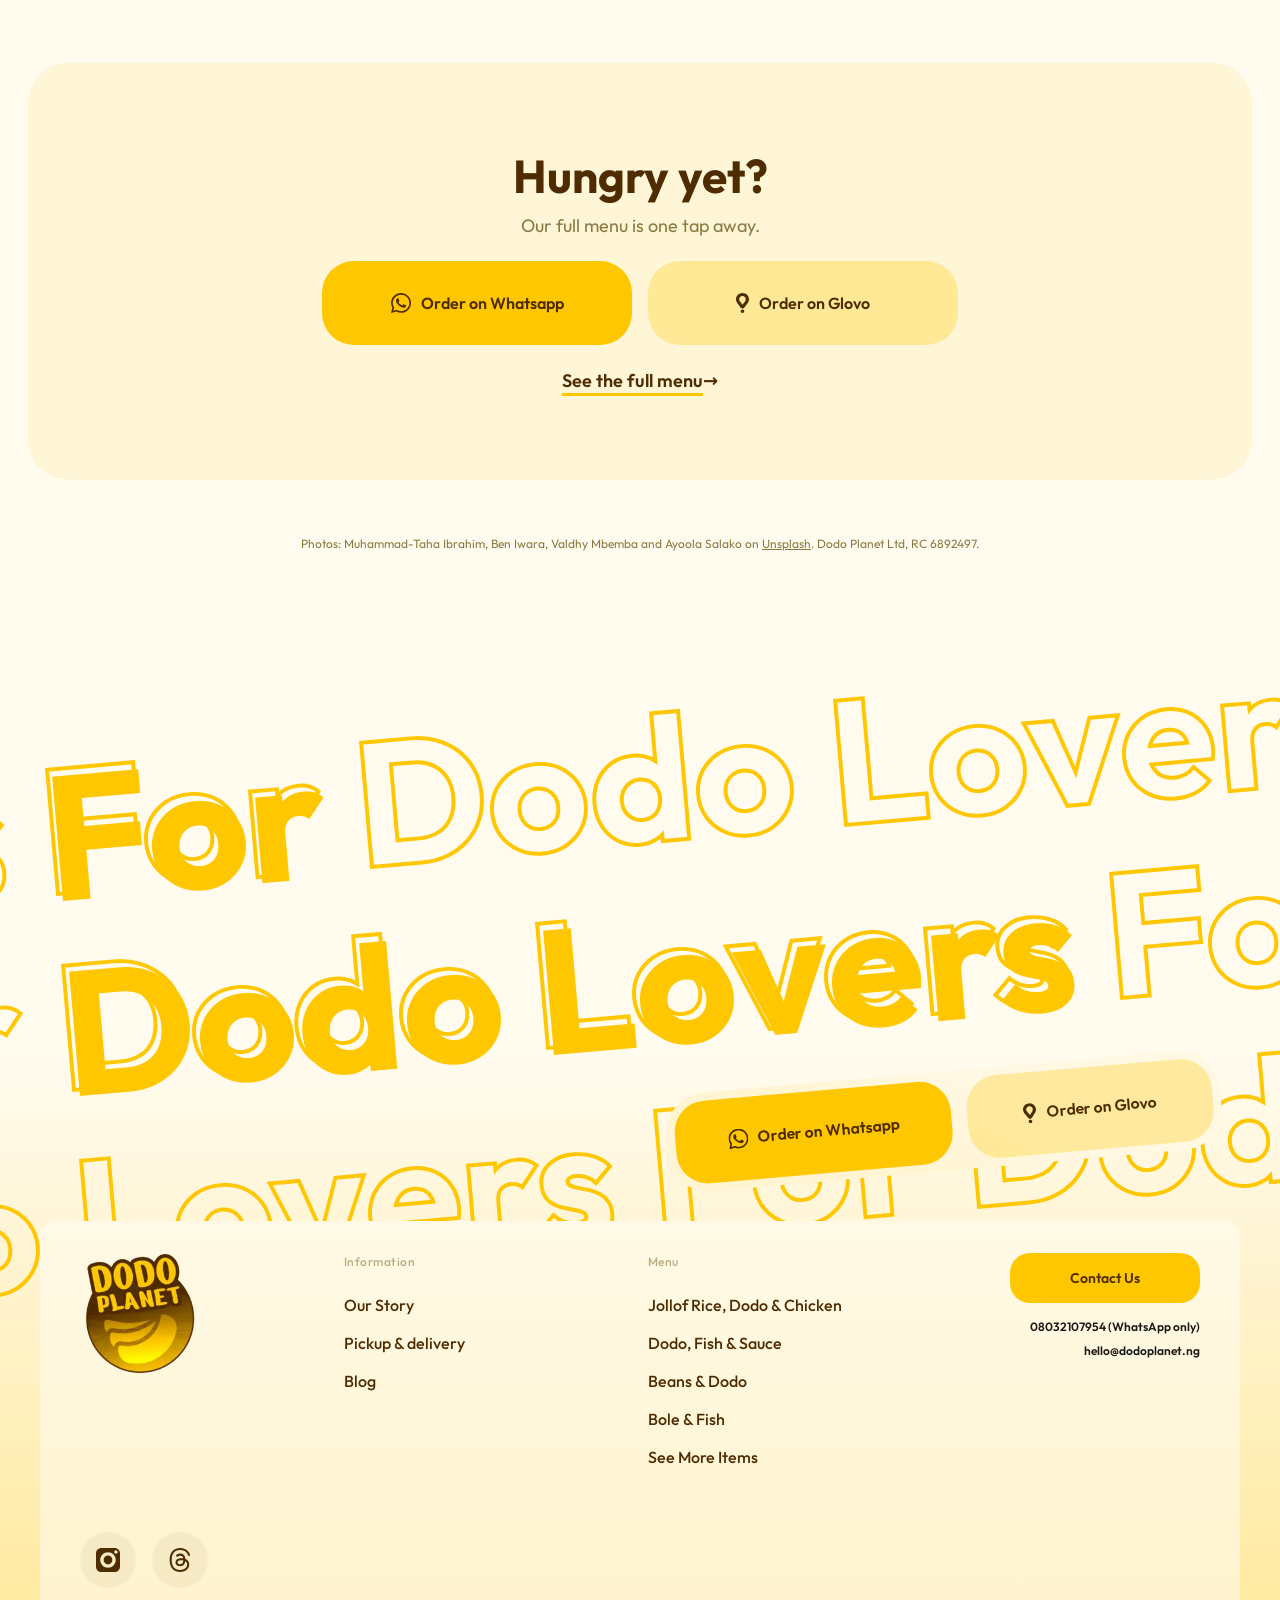
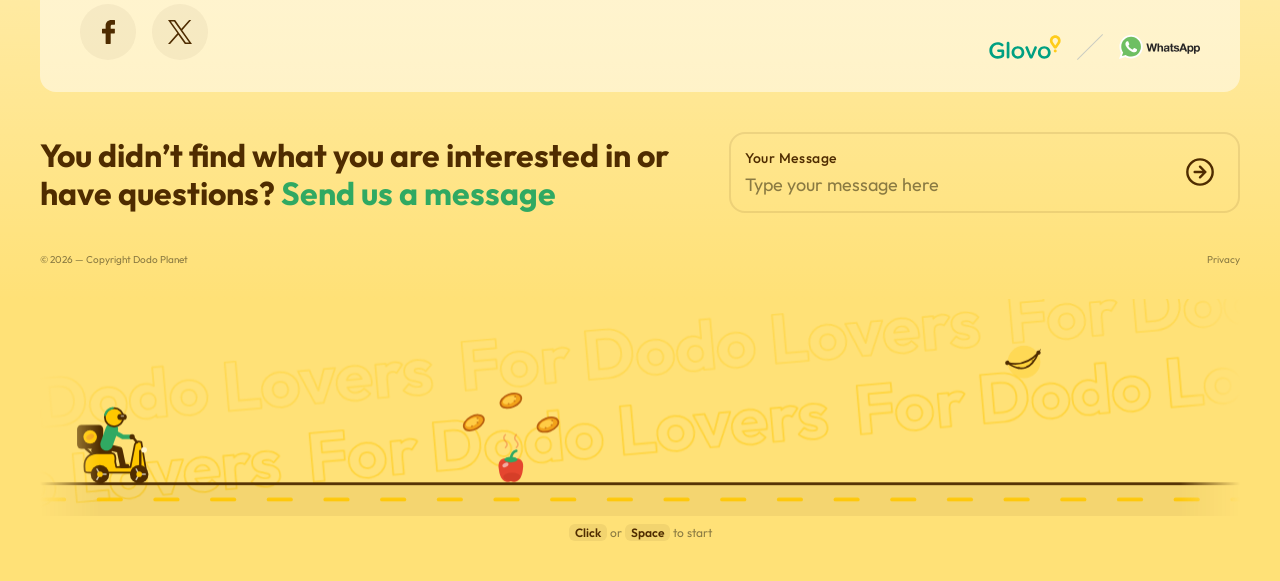
<file: our-story.html>
<!doctype html>
<html lang="en-NG" class="no-js">
<head>
  <meta charset="utf-8">
  <meta name="viewport" content="width=device-width, initial-scale=1">
  <title>Our Story | Dodo Planet</title>
  <meta name="description" content="How Dodo Planet went from a small Shomolu kitchen in 2025 to Lagos’s plantain-first kitchen, now coming soon to Lekki.">
  <link rel="canonical" href="https://dodoplanet.ng/our-story.html">
  <meta name="theme-color" content="#FFC700">
  <meta property="og:site_name" content="Dodo Planet">
  <meta property="og:locale" content="en_NG">
  <meta property="og:type" content="website">
  <meta property="og:title" content="Our Story | Dodo Planet">
  <meta property="og:description" content="How Dodo Planet went from a small Shomolu kitchen in 2025 to Lagos’s plantain-first kitchen, now coming soon to Lekki.">
  <meta property="og:url" content="https://dodoplanet.ng/our-story.html">
  <meta property="og:image" content="https://dodoplanet.ng/assets/img/og-story.jpg">
  <meta property="og:image:width" content="1200">
  <meta property="og:image:height" content="630">
  <meta name="twitter:card" content="summary_large_image">
  <link rel="icon" type="image/png" href="/assets/img/favicon.png">
  <link rel="apple-touch-icon" href="/assets/img/apple-touch-icon.png">
  <link rel="preload" as="font" type="font/woff2" href="/assets/fonts/outfit-700.woff2" crossorigin>
  <link rel="preload" as="font" type="font/woff2" href="/assets/fonts/outfit-600.woff2" crossorigin>
  <link rel="stylesheet" href="/styles.min.css?v=e09a1648">
  <script>document.documentElement.classList.replace('no-js','js')</script>
  <script type="application/ld+json">{"@context":"https://schema.org","@type":"AboutPage","url":"https://dodoplanet.ng/our-story.html","name":"Our Story","about":{"@id":"https://dodoplanet.ng/#restaurant"}}</script>
  <script type="application/ld+json">{"@context":"https://schema.org","@type":"BreadcrumbList","itemListElement":[{"@type":"ListItem","position":1,"name":"Home","item":"https://dodoplanet.ng/"},{"@type":"ListItem","position":2,"name":"Our Story","item":"https://dodoplanet.ng/our-story.html"}]}</script>
</head>
<body class="subpage">

<!-- ============ HEADER ============ -->
<header class="site-header">
  <nav class="nav-links" aria-label="Main">
    <a href="/menu.html">Our Menu</a>
    <a href="/our-story.html" class="hide-sm" aria-current="page">Our Story</a>
    <a href="#contact">Contact Us</a>
  </nav>
  <a href="/" class="brand" aria-label="Dodo Planet home">
    <span class="logo"><img src="/assets/img/logo-160.webp" alt="Dodo Planet" width="64" height="64"></span>
  </a>
  <div class="nav-cta hide-sm">
    <a class="btn btn-sm btn-soft" data-order="glovo" href="#">Order on Glovo</a>
    <a class="btn btn-sm btn-primary" data-order="whatsapp" href="#">Order on Whatsapp</a>
  </div>
</header>

<main id="top">

  <section class="page-hero">
    <div class="page-band band" aria-hidden="true">
      <span class="outline band-row">Our Story Our Story Our Story Our Story Our Story Our Story Our Story</span>
      <span class="solid band-word">Our Story</span>
    </div>
    <div class="page-intro reveal">
      <h1>Plantain was always the side. We made it the main.</h1>
      <p>Dodo Planet is Lagos’s plantain-first kitchen: familiar Nigerian meals, built around the golden, caramelised dodo everyone fights over.</p>
    </div>
  </section>

  <section class="story-split">
    <figure class="photo photo-tilt reveal">
      <img src="/assets/img/story-market.webp" alt="A smiling plantain seller at a Nigerian market, surrounded by bunches of plantain" width="1000" height="1500" loading="lazy">
      <span class="sticker sticker-static">It starts at the market</span>
    </figure>
    <div class="split-text reveal">
      <p class="eyebrow">Why plantain?</p>
      <h2>A Nigerian favourite that never got its own spotlight</h2>
      <p>Dodo is on almost every Nigerian table, yet most restaurants still treat it as an extra you add at the end. We think it deserves better.</p>
      <p>So we built a menu where plantain leads every plate: fried, roasted as bole, or loaded up, and paired with the rice, beans, chicken and fish you already love. Fresh ingredients, honest portions and prices that make sense for an everyday meal.</p>
    </div>
  </section>

  <section class="timeline-wrap" aria-labelledby="journey-title">
    <h2 id="journey-title" class="section-title reveal">The journey so far</h2>
    <ol class="timeline">
      <li class="reveal"><span class="t-date">Feb 2023</span><h3>Dodo Planet is born</h3><p>We registered Dodo Planet Ltd with one simple idea: give plantain lovers a place of their own.</p></li>
      <li class="reveal"><span class="t-date">10 Mar 2025</span><h3>First orders from Shomolu</h3><p>We started cooking from a small kitchen in Shomolu, delivering across Lagos through WhatsApp and Glovo. And people came back for more.</p></li>
      <li class="reveal"><span class="t-date">2025</span><h3>We listened and learned</h3><p>Long cross-city deliveries cost our customers too much. So we rethought how you get your food: closer to you, faster and fairer.</p></li>
      <li class="reveal is-next"><span class="t-date">Coming soon</span><h3>Hello, Lekki</h3><p>We’re relaunching as a takeaway and pickup spot in Lekki, open 9am–9pm daily. Order ahead, pick up hot.</p></li>
    </ol>
  </section>

  <section class="mosaic" aria-label="Plantain in Lagos">
    <figure class="m-a reveal"><img src="/assets/img/story-stall.webp" alt="A woman frying plantain at a roadside food stall in Lagos" width="1000" height="1500" loading="lazy"></figure>
    <figure class="m-b reveal"><img src="/assets/img/story-dodo-trays.webp" alt="Trays of golden fried plantain" width="1200" height="800" loading="lazy"></figure>
    <figure class="m-c reveal"><img src="/assets/img/story-lagos.webp" alt="A yellow danfo bus on a busy Lagos road" width="1400" height="937" loading="lazy"></figure>
    <div class="m-quote reveal"><p>“From roadside stalls to Sunday lunch, dodo is Lagos comfort food. We’re just giving it the main stage.”</p></div>
  </section>

  <section class="values" aria-labelledby="values-title">
    <h2 id="values-title" class="section-title reveal">What we stand for</h2>
    <div class="value-grid">
      <div class="value reveal"><span class="v-num">01</span><h3>Plantain first</h3><p>Every meal is built around dodo. Not as an afterthought, but as the star.</p></div>
      <div class="value reveal"><span class="v-num">02</span><h3>Fresh, every batch</h3><p>Fresh ingredients, cooked in small batches so your food tastes the way it should.</p></div>
      <div class="value reveal"><span class="v-num">03</span><h3>Fair prices</h3><p>Good food for an everyday budget, with delivery fees agreed before you pay.</p></div>
      <div class="value reveal"><span class="v-num">04</span><h3>Proudly Nigerian</h3><p>Nigerian plantain, Nigerian recipes and a Lagos team that loves feeding people.</p></div>
    </div>
  </section>

  <section class="cta-band cta-story reveal">
    <h2>Hungry yet?</h2>
    <p>Our full menu is one tap away.</p>
    <div class="btn-row">
        <a class="btn btn-primary btn-wide" data-order="whatsapp" href="#"><img src="/assets/img/whatsapp.svg" alt="" width="20" height="20">Order on Whatsapp</a>
        <a class="btn btn-soft btn-wide" data-order="glovo" href="#"><img src="/assets/img/pin.svg" alt="" width="13" height="20">Order on Glovo</a>
    </div>
    <a class="link-arrow" href="/menu.html">See the full menu</a>
  </section>

  <p class="credits">Photos: Muhammad-Taha Ibrahim, Ben Iwara, Valdhy Mbemba and Ayoola Salako on <a href="https://unsplash.com" rel="noopener">Unsplash</a>. Dodo Planet Ltd, RC 6892497.</p>

  <!-- ============ FOOTER ============ -->
  <footer class="site-footer" id="contact">
    <!-- desktop / tablet composition -->
    <div class="art foot-art">
      <div class="rows foot-rows" style="--x:-1495.3;--y:-98.3;--w:4599;--h:898" aria-hidden="true">
        <span class="outline row" style="--rx:165.02;--ry:64.76">For Dodo Lovers For Dodo Lovers For Dodo Lovers</span>
        <span class="outline row" style="--rx:-157;--ry:264.76">For Dodo Lovers For Dodo Lovers For Dodo Lovers</span>
        <span class="outline row" style="--rx:-641;--ry:464.76">For Dodo Lovers For Dodo Lovers For Dodo Lovers</span>
        <span class="solid row" style="--rx:1562.22;--ry:72.04">For</span>
        <span class="solid row" style="--rx:1562.22;--ry:272.04">Dodo Lovers</span>
      </div>
      <div class="pill pill-foot" style="--x:962.2;--y:437">
        <a class="btn btn-primary" data-order="whatsapp" href="#"><img src="/assets/img/whatsapp.svg" alt="" width="20" height="20">Order on Whatsapp</a>
        <a class="btn btn-soft" data-order="glovo" href="#"><img src="/assets/img/pin.svg" alt="" width="13" height="20">Order on Glovo</a>
      </div>
    </div>

    <!-- phone composition (Figma mobile frame) -->
    <div class="art-m foot-art-m">
      <div class="rows" style="--x:-383.59;--y:40.14;--w:942.96;--h:509.75" aria-hidden="true">
        <span class="outline row" style="--rx:-352.8;--ry:0">For Dodo Lovers For Dodo Lovers</span>
        <span class="outline row" style="--rx:-531.4;--ry:126.1">For Dodo Lovers For Dodo Lovers</span>
        <span class="outline row" style="--rx:-27.4;--ry:252.1">For Dodo Lovers For Dodo Lovers</span>
        <span class="outline row" style="--rx:-352.8;--ry:378.2">For Dodo Lovers For Dodo Lovers</span>
        <span class="outline row" style="--rx:-102.5;--ry:500.5">For Dodo Lovers For Dodo Lovers</span>
      </div>
      <div aria-hidden="true">
        <span class="solid word" style="--x:104;--y:103.11">For</span>
        <span class="solid word" style="--x:159.45;--y:224.42">Dodo</span>
        <span class="solid word" style="--x:199.55;--y:347.99">Lovers</span>
      </div>
      <div class="pill pill-m pill-foot" style="--x:201.5;--y:514.04">
        <a class="btn btn-primary" data-order="whatsapp" href="#"><img src="/assets/img/whatsapp.svg" alt="" width="20" height="20">Order on Whatsapp</a>
        <a class="btn btn-soft" data-order="glovo" href="#"><img src="/assets/img/pin.svg" alt="" width="13" height="20">Order on Glovo</a>
      </div>
    </div>

    <div class="footer-inner">
      <div class="footer-card">
        <div class="fc-row">
          <a href="/" class="logo logo-lg" aria-label="Dodo Planet home"><img src="/assets/img/logo.webp" alt="Dodo Planet" width="120" height="120" loading="lazy"></a>
          <div class="fc-cols">
            <div class="fc-col">
              <p class="fc-label">Information</p>
              <ul>
                <li><a href="/our-story.html">Our Story</a></li>
                <li><a href="/#order">Pickup &amp; delivery</a></li>
                <li><a href="/blog.html">Blog</a></li>
              </ul>
            </div>
            <div class="fc-col">
              <p class="fc-label">Menu</p>
              <ul>
                <li><a href="/menu.html#rice-dodo-chicken">Jollof Rice, Dodo &amp; Chicken</a></li>
                <li><a href="/menu.html#dodo-fish-sauce">Dodo, Fish &amp; Sauce</a></li>
                <li><a href="/menu.html#beans-dodo">Beans &amp; Dodo</a></li>
                <li><a href="/menu.html#bole-fish">Bole &amp; Fish</a></li>
                <li><a href="/menu.html">See More Items</a></li>
              </ul>
            </div>
          </div>
          <div class="fc-contact">
            <a class="btn btn-sm btn-primary" href="mailto:hello@dodoplanet.ng">Contact Us</a>
            <a href="https://wa.me/2348032107954">08032107954 (WhatsApp only)</a>
            <a href="mailto:hello@dodoplanet.ng">hello@dodoplanet.ng</a>
          </div>
        </div>
        <div class="fc-row fc-bottom">
          <div class="socials">
            <a href="#" aria-label="Instagram"><img src="/assets/img/ic-instagram.svg" alt="" width="24" height="24" loading="lazy"></a>
            <a href="#" aria-label="Threads"><img src="/assets/img/ic-threads.svg" alt="" width="24" height="24" loading="lazy"></a>
            <a href="#" aria-label="Facebook"><img src="/assets/img/ic-facebook.svg" alt="" width="13" height="24" loading="lazy"></a>
            <a href="#" aria-label="X"><img src="/assets/img/ic-x.svg" alt="" width="24" height="24" loading="lazy"></a>
          </div>
          <div class="partners">
            <img src="/assets/img/glovo-logo.svg" alt="Glovo" width="72" height="24" loading="lazy">
            <span class="slash"></span>
            <img src="/assets/img/whatsapp-logo.svg" alt="WhatsApp" width="81" height="24" loading="lazy">
          </div>
        </div>
      </div>

      <form class="subs" id="message-form">
        <p class="subs-title">You didn’t find what you are interested in or have questions? <span>Send us a message</span></p>
        <label class="field">
          <span class="field-text">
            <span class="field-label">Your Message</span>
            <input type="text" name="message" placeholder="Type your message here" required autocomplete="off">
          </span>
          <button type="submit" aria-label="Send message on WhatsApp">
            <svg width="32" height="32" viewBox="0 0 32 32" fill="none" aria-hidden="true"><circle cx="16" cy="16" r="12.67" stroke="#4F2C00" stroke-width="2.4"/><path d="M16 21.33 21.33 16 16 10.67M10.67 16h10.66" stroke="#4F2C00" stroke-width="2.4" stroke-linecap="round" stroke-linejoin="round"/></svg>
          </button>
        </label>
      </form>

      <div class="legal">
        <p>© 2026 — Copyright Dodo Planet</p>
        <a href="/privacy.html">Privacy</a>
      </div>
    </div>
  </footer>
</main>

<script src="/main.js" defer></script>
</body>
</html>
</file>
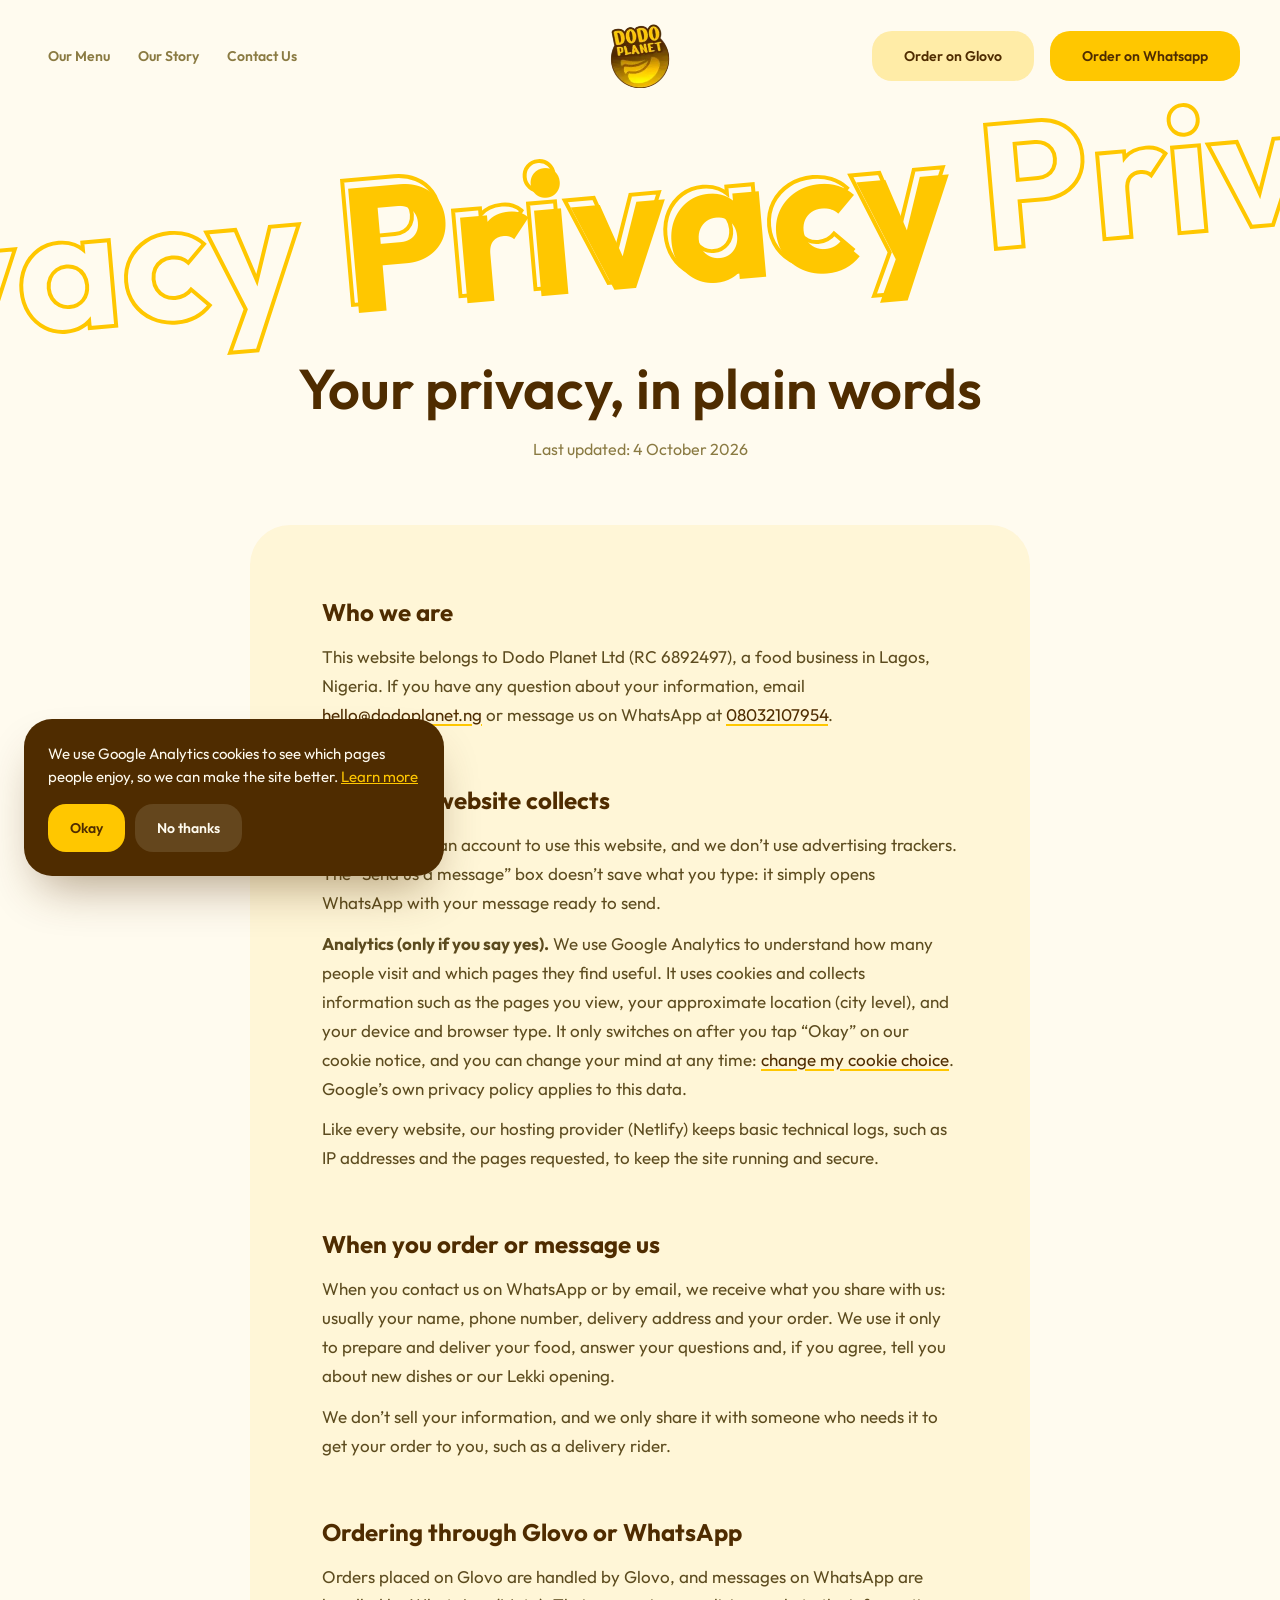
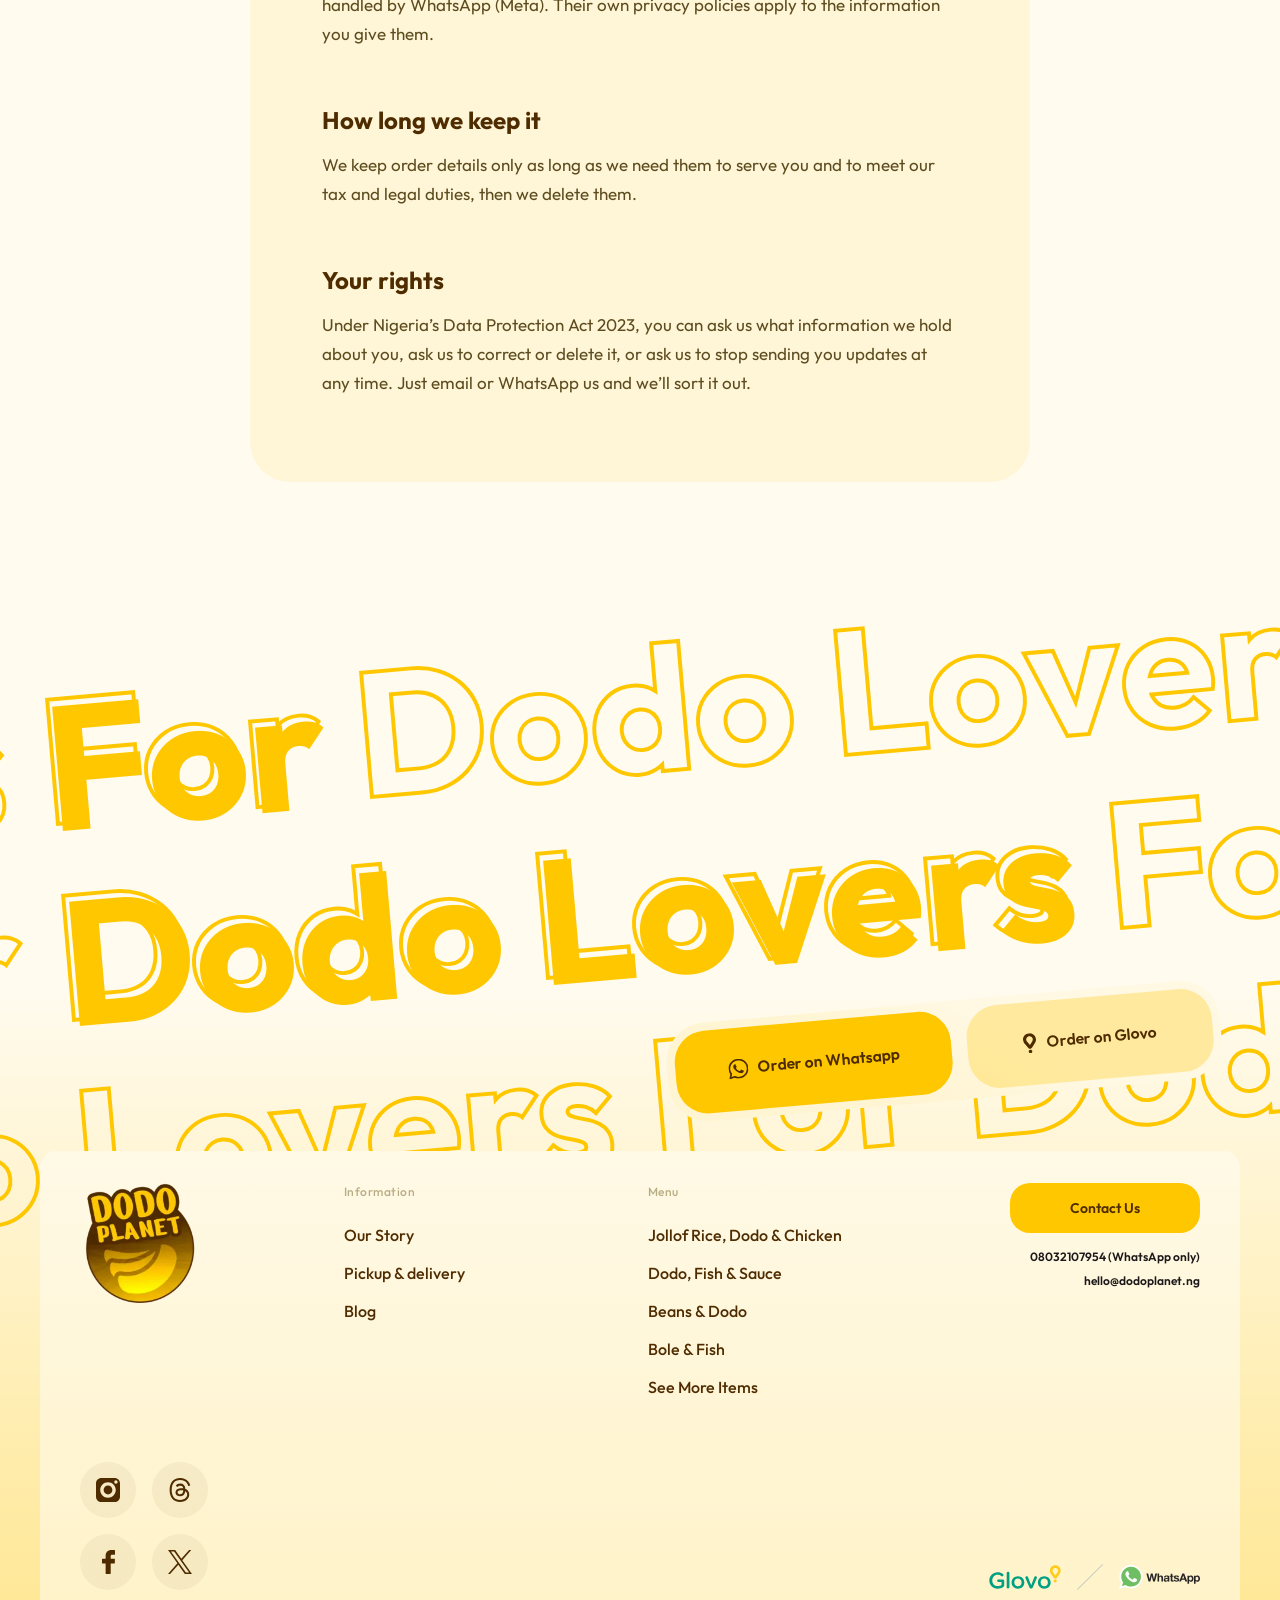
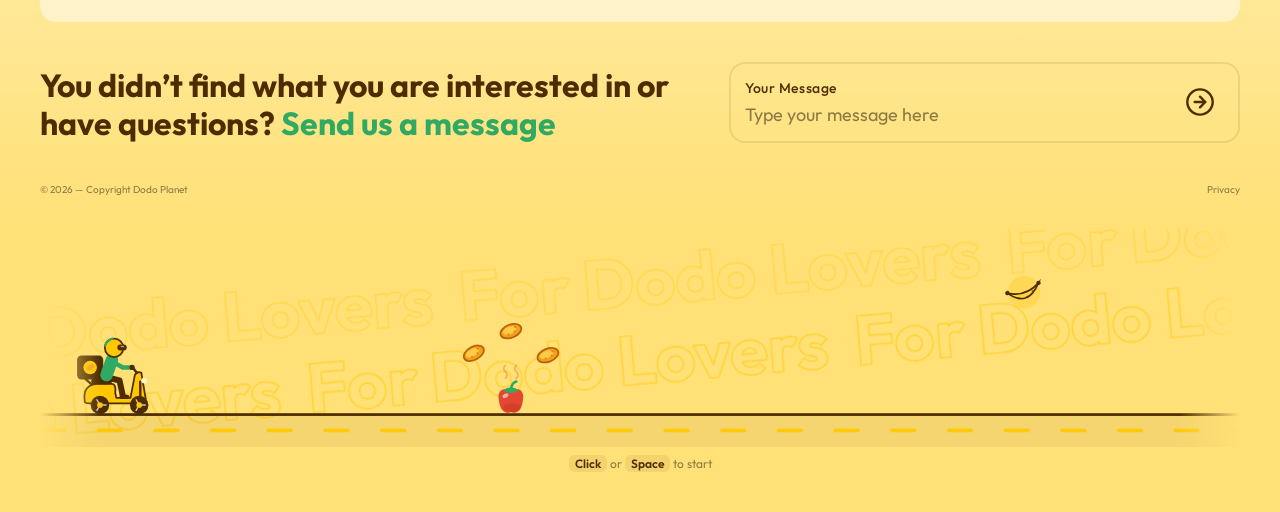
<file: privacy.html>
<!doctype html>
<html lang="en-NG" class="no-js">
<head>
  <meta charset="utf-8">
  <meta name="viewport" content="width=device-width, initial-scale=1">
  <title>Privacy | Dodo Planet</title>
  <meta name="description" content="How Dodo Planet handles your information, in plain words.">
  <link rel="canonical" href="https://dodoplanet.ng/privacy.html">
  <meta name="theme-color" content="#FFC700">
  <meta property="og:site_name" content="Dodo Planet">
  <meta property="og:locale" content="en_NG">
  <meta property="og:type" content="website">
  <meta property="og:title" content="Privacy | Dodo Planet">
  <meta property="og:description" content="How Dodo Planet handles your information, in plain words.">
  <meta property="og:url" content="https://dodoplanet.ng/privacy.html">
  <meta property="og:image" content="https://dodoplanet.ng/assets/img/og.jpg">
  <meta property="og:image:width" content="1200">
  <meta property="og:image:height" content="630">
  <meta name="twitter:card" content="summary_large_image">
  <link rel="icon" type="image/png" href="/assets/img/favicon.png">
  <link rel="apple-touch-icon" href="/assets/img/apple-touch-icon.png">
  <link rel="preload" as="font" type="font/woff2" href="/assets/fonts/outfit-700.woff2" crossorigin>
  <link rel="preload" as="font" type="font/woff2" href="/assets/fonts/outfit-600.woff2" crossorigin>
  <link rel="stylesheet" href="/styles.min.css?v=e09a1648">
  <script>document.documentElement.classList.replace('no-js','js')</script>
</head>
<body class="subpage">

<!-- ============ HEADER ============ -->
<header class="site-header">
  <nav class="nav-links" aria-label="Main">
    <a href="/menu.html">Our Menu</a>
    <a href="/our-story.html" class="hide-sm">Our Story</a>
    <a href="#contact">Contact Us</a>
  </nav>
  <a href="/" class="brand" aria-label="Dodo Planet home">
    <span class="logo"><img src="/assets/img/logo-160.webp" alt="Dodo Planet" width="64" height="64"></span>
  </a>
  <div class="nav-cta hide-sm">
    <a class="btn btn-sm btn-soft" data-order="glovo" href="#">Order on Glovo</a>
    <a class="btn btn-sm btn-primary" data-order="whatsapp" href="#">Order on Whatsapp</a>
  </div>
</header>

<main id="top">

  <section class="page-hero page-hero-sm">
    <div class="page-band band" aria-hidden="true">
      <span class="outline band-row">Privacy Privacy Privacy Privacy Privacy Privacy Privacy Privacy Privacy</span>
      <span class="solid band-word">Privacy</span>
    </div>
    <div class="page-intro reveal">
      <h1>Your privacy, in plain words</h1>
      <p>Last updated: 4 October 2026</p>
    </div>
  </section>

  <section class="prose">
    <div class="prose-card">
      <h2>Who we are</h2>
      <p>This website belongs to Dodo Planet Ltd (RC 6892497), a food business in Lagos, Nigeria. If you have any question about your information, email <a href="mailto:hello@dodoplanet.ng">hello@dodoplanet.ng</a> or message us on WhatsApp at <a href="https://wa.me/2348032107954">08032107954</a>.</p>

      <h2>What this website collects</h2>
      <p>You don’t need an account to use this website, and we don’t use advertising trackers. The “Send us a message” box doesn’t save what you type: it simply opens WhatsApp with your message ready to send.</p>
      <p><b>Analytics (only if you say yes).</b> We use Google Analytics to understand how many people visit and which pages they find useful. It uses cookies and collects information such as the pages you view, your approximate location (city level), and your device and browser type. It only switches on after you tap “Okay” on our cookie notice, and you can change your mind at any time: <a href="#" data-reset-consent>change my cookie choice</a>. Google’s own privacy policy applies to this data.</p>
      <p>Like every website, our hosting provider (Netlify) keeps basic technical logs, such as IP addresses and the pages requested, to keep the site running and secure.</p>

      <h2>When you order or message us</h2>
      <p>When you contact us on WhatsApp or by email, we receive what you share with us: usually your name, phone number, delivery address and your order. We use it only to prepare and deliver your food, answer your questions and, if you agree, tell you about new dishes or our Lekki opening.</p>
      <p>We don’t sell your information, and we only share it with someone who needs it to get your order to you, such as a delivery rider.</p>

      <h2>Ordering through Glovo or WhatsApp</h2>
      <p>Orders placed on Glovo are handled by Glovo, and messages on WhatsApp are handled by WhatsApp (Meta). Their own privacy policies apply to the information you give them.</p>

      <h2>How long we keep it</h2>
      <p>We keep order details only as long as we need them to serve you and to meet our tax and legal duties, then we delete them.</p>

      <h2>Your rights</h2>
      <p>Under Nigeria’s Data Protection Act 2023, you can ask us what information we hold about you, ask us to correct or delete it, or ask us to stop sending you updates at any time. Just email or WhatsApp us and we’ll sort it out.</p>
    </div>
  </section>

  <!-- ============ FOOTER ============ -->
  <footer class="site-footer" id="contact">
    <!-- desktop / tablet composition -->
    <div class="art foot-art">
      <div class="rows foot-rows" style="--x:-1495.3;--y:-98.3;--w:4599;--h:898" aria-hidden="true">
        <span class="outline row" style="--rx:165.02;--ry:64.76">For Dodo Lovers For Dodo Lovers For Dodo Lovers</span>
        <span class="outline row" style="--rx:-157;--ry:264.76">For Dodo Lovers For Dodo Lovers For Dodo Lovers</span>
        <span class="outline row" style="--rx:-641;--ry:464.76">For Dodo Lovers For Dodo Lovers For Dodo Lovers</span>
        <span class="solid row" style="--rx:1562.22;--ry:72.04">For</span>
        <span class="solid row" style="--rx:1562.22;--ry:272.04">Dodo Lovers</span>
      </div>
      <div class="pill pill-foot" style="--x:962.2;--y:437">
        <a class="btn btn-primary" data-order="whatsapp" href="#"><img src="/assets/img/whatsapp.svg" alt="" width="20" height="20">Order on Whatsapp</a>
        <a class="btn btn-soft" data-order="glovo" href="#"><img src="/assets/img/pin.svg" alt="" width="13" height="20">Order on Glovo</a>
      </div>
    </div>

    <!-- phone composition (Figma mobile frame) -->
    <div class="art-m foot-art-m">
      <div class="rows" style="--x:-383.59;--y:40.14;--w:942.96;--h:509.75" aria-hidden="true">
        <span class="outline row" style="--rx:-352.8;--ry:0">For Dodo Lovers For Dodo Lovers</span>
        <span class="outline row" style="--rx:-531.4;--ry:126.1">For Dodo Lovers For Dodo Lovers</span>
        <span class="outline row" style="--rx:-27.4;--ry:252.1">For Dodo Lovers For Dodo Lovers</span>
        <span class="outline row" style="--rx:-352.8;--ry:378.2">For Dodo Lovers For Dodo Lovers</span>
        <span class="outline row" style="--rx:-102.5;--ry:500.5">For Dodo Lovers For Dodo Lovers</span>
      </div>
      <div aria-hidden="true">
        <span class="solid word" style="--x:104;--y:103.11">For</span>
        <span class="solid word" style="--x:159.45;--y:224.42">Dodo</span>
        <span class="solid word" style="--x:199.55;--y:347.99">Lovers</span>
      </div>
      <div class="pill pill-m pill-foot" style="--x:201.5;--y:514.04">
        <a class="btn btn-primary" data-order="whatsapp" href="#"><img src="/assets/img/whatsapp.svg" alt="" width="20" height="20">Order on Whatsapp</a>
        <a class="btn btn-soft" data-order="glovo" href="#"><img src="/assets/img/pin.svg" alt="" width="13" height="20">Order on Glovo</a>
      </div>
    </div>

    <div class="footer-inner">
      <div class="footer-card">
        <div class="fc-row">
          <a href="/" class="logo logo-lg" aria-label="Dodo Planet home"><img src="/assets/img/logo.webp" alt="Dodo Planet" width="120" height="120" loading="lazy"></a>
          <div class="fc-cols">
            <div class="fc-col">
              <p class="fc-label">Information</p>
              <ul>
                <li><a href="/our-story.html">Our Story</a></li>
                <li><a href="/#order">Pickup &amp; delivery</a></li>
                <li><a href="/blog.html">Blog</a></li>
              </ul>
            </div>
            <div class="fc-col">
              <p class="fc-label">Menu</p>
              <ul>
                <li><a href="/menu.html#rice-dodo-chicken">Jollof Rice, Dodo &amp; Chicken</a></li>
                <li><a href="/menu.html#dodo-fish-sauce">Dodo, Fish &amp; Sauce</a></li>
                <li><a href="/menu.html#beans-dodo">Beans &amp; Dodo</a></li>
                <li><a href="/menu.html#bole-fish">Bole &amp; Fish</a></li>
                <li><a href="/menu.html">See More Items</a></li>
              </ul>
            </div>
          </div>
          <div class="fc-contact">
            <a class="btn btn-sm btn-primary" href="mailto:hello@dodoplanet.ng">Contact Us</a>
            <a href="https://wa.me/2348032107954">08032107954 (WhatsApp only)</a>
            <a href="mailto:hello@dodoplanet.ng">hello@dodoplanet.ng</a>
          </div>
        </div>
        <div class="fc-row fc-bottom">
          <div class="socials">
            <a href="#" aria-label="Instagram"><img src="/assets/img/ic-instagram.svg" alt="" width="24" height="24" loading="lazy"></a>
            <a href="#" aria-label="Threads"><img src="/assets/img/ic-threads.svg" alt="" width="24" height="24" loading="lazy"></a>
            <a href="#" aria-label="Facebook"><img src="/assets/img/ic-facebook.svg" alt="" width="13" height="24" loading="lazy"></a>
            <a href="#" aria-label="X"><img src="/assets/img/ic-x.svg" alt="" width="24" height="24" loading="lazy"></a>
          </div>
          <div class="partners">
            <img src="/assets/img/glovo-logo.svg" alt="Glovo" width="72" height="24" loading="lazy">
            <span class="slash"></span>
            <img src="/assets/img/whatsapp-logo.svg" alt="WhatsApp" width="81" height="24" loading="lazy">
          </div>
        </div>
      </div>

      <form class="subs" id="message-form">
        <p class="subs-title">You didn’t find what you are interested in or have questions? <span>Send us a message</span></p>
        <label class="field">
          <span class="field-text">
            <span class="field-label">Your Message</span>
            <input type="text" name="message" placeholder="Type your message here" required autocomplete="off">
          </span>
          <button type="submit" aria-label="Send message on WhatsApp">
            <svg width="32" height="32" viewBox="0 0 32 32" fill="none" aria-hidden="true"><circle cx="16" cy="16" r="12.67" stroke="#4F2C00" stroke-width="2.4"/><path d="M16 21.33 21.33 16 16 10.67M10.67 16h10.66" stroke="#4F2C00" stroke-width="2.4" stroke-linecap="round" stroke-linejoin="round"/></svg>
          </button>
        </label>
      </form>

      <div class="legal">
        <p>© 2026 — Copyright Dodo Planet</p>
        <a href="/privacy.html">Privacy</a>
      </div>
    </div>
  </footer>
</main>

<script src="/main.js" defer></script>
</body>
</html>
</file>
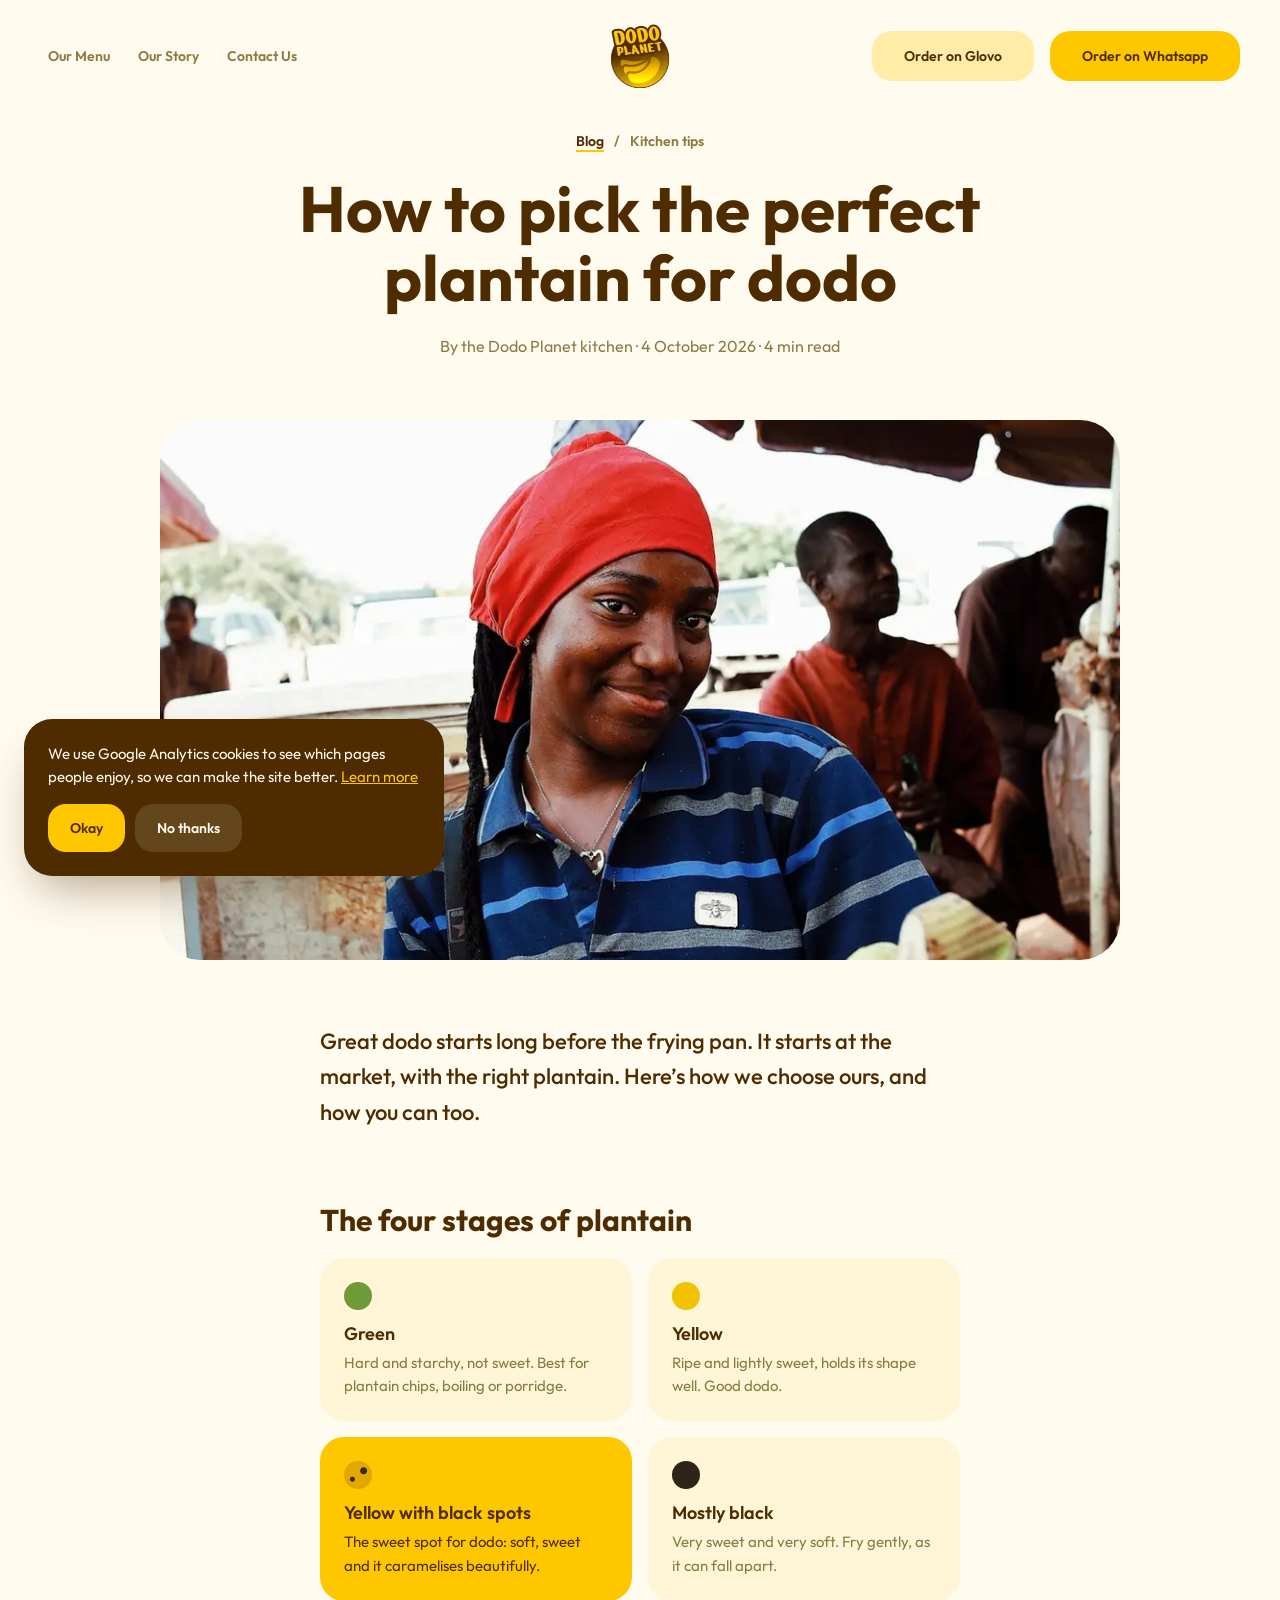
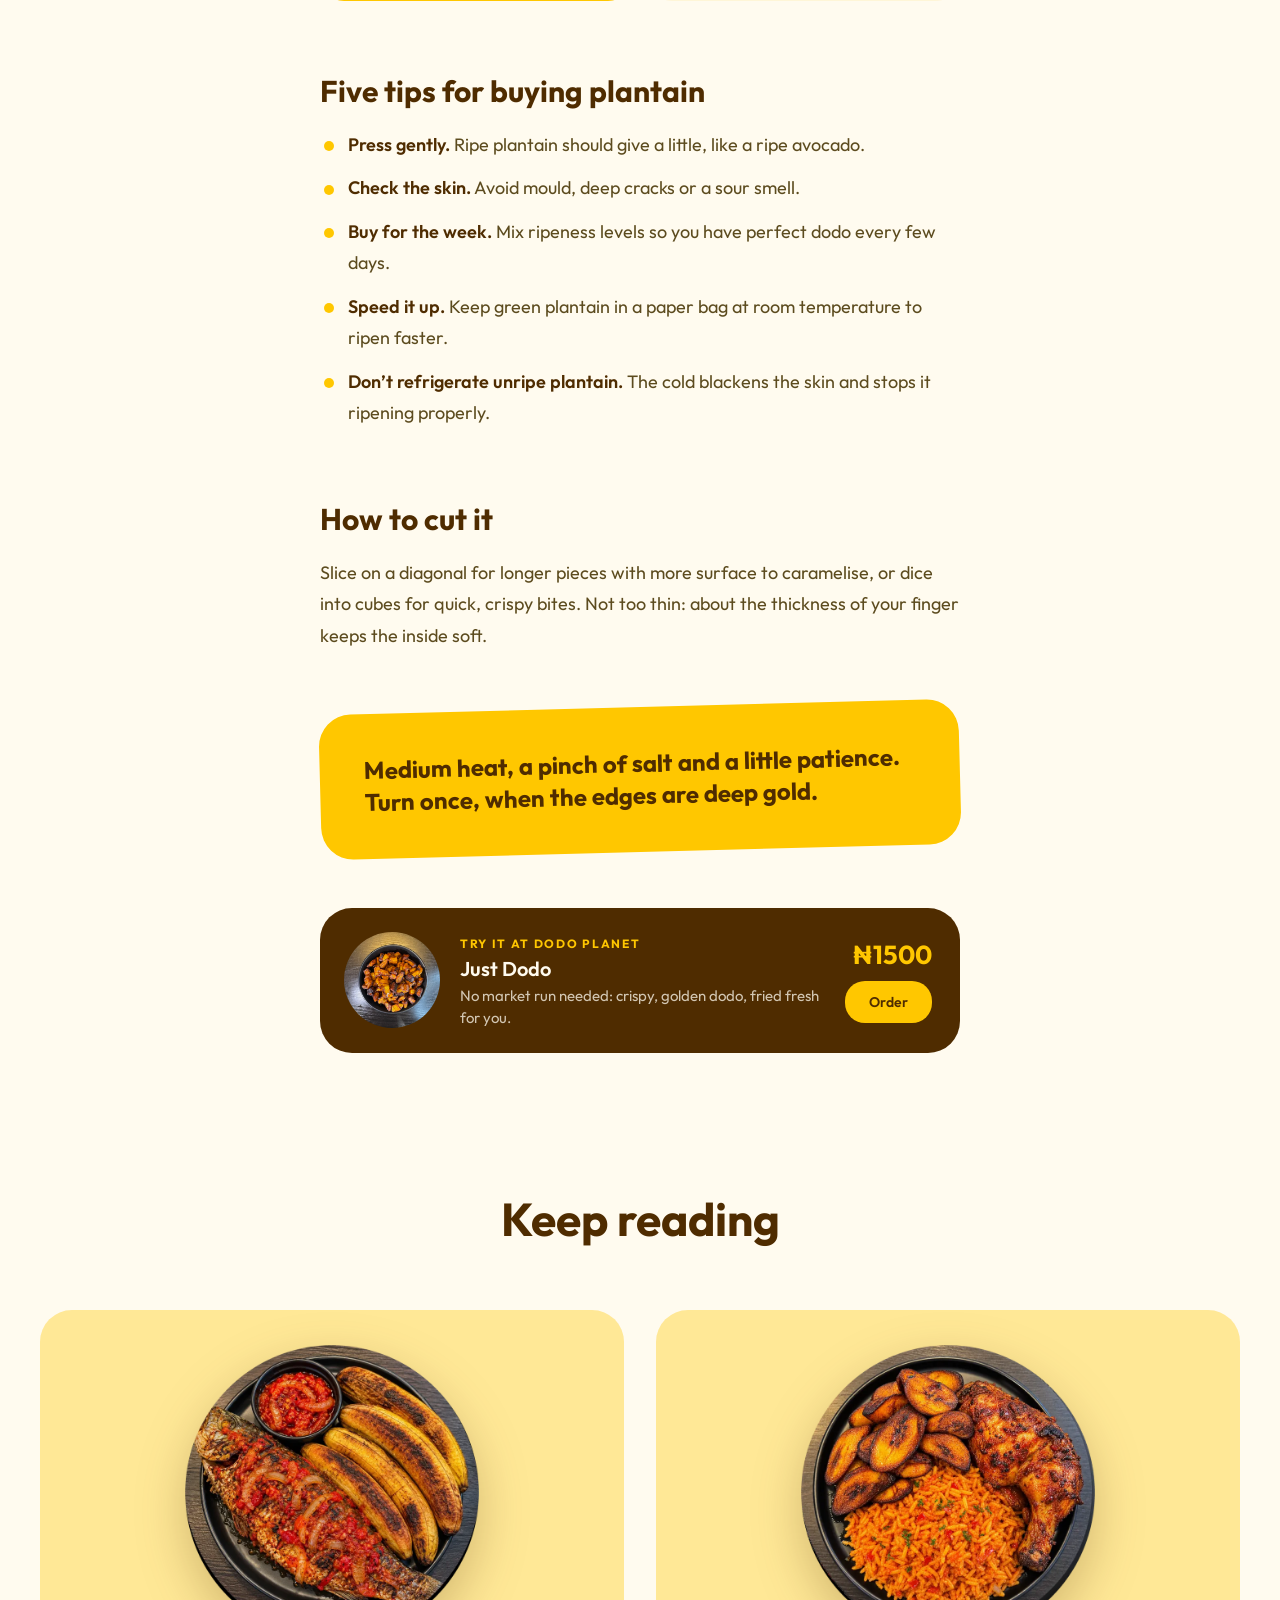
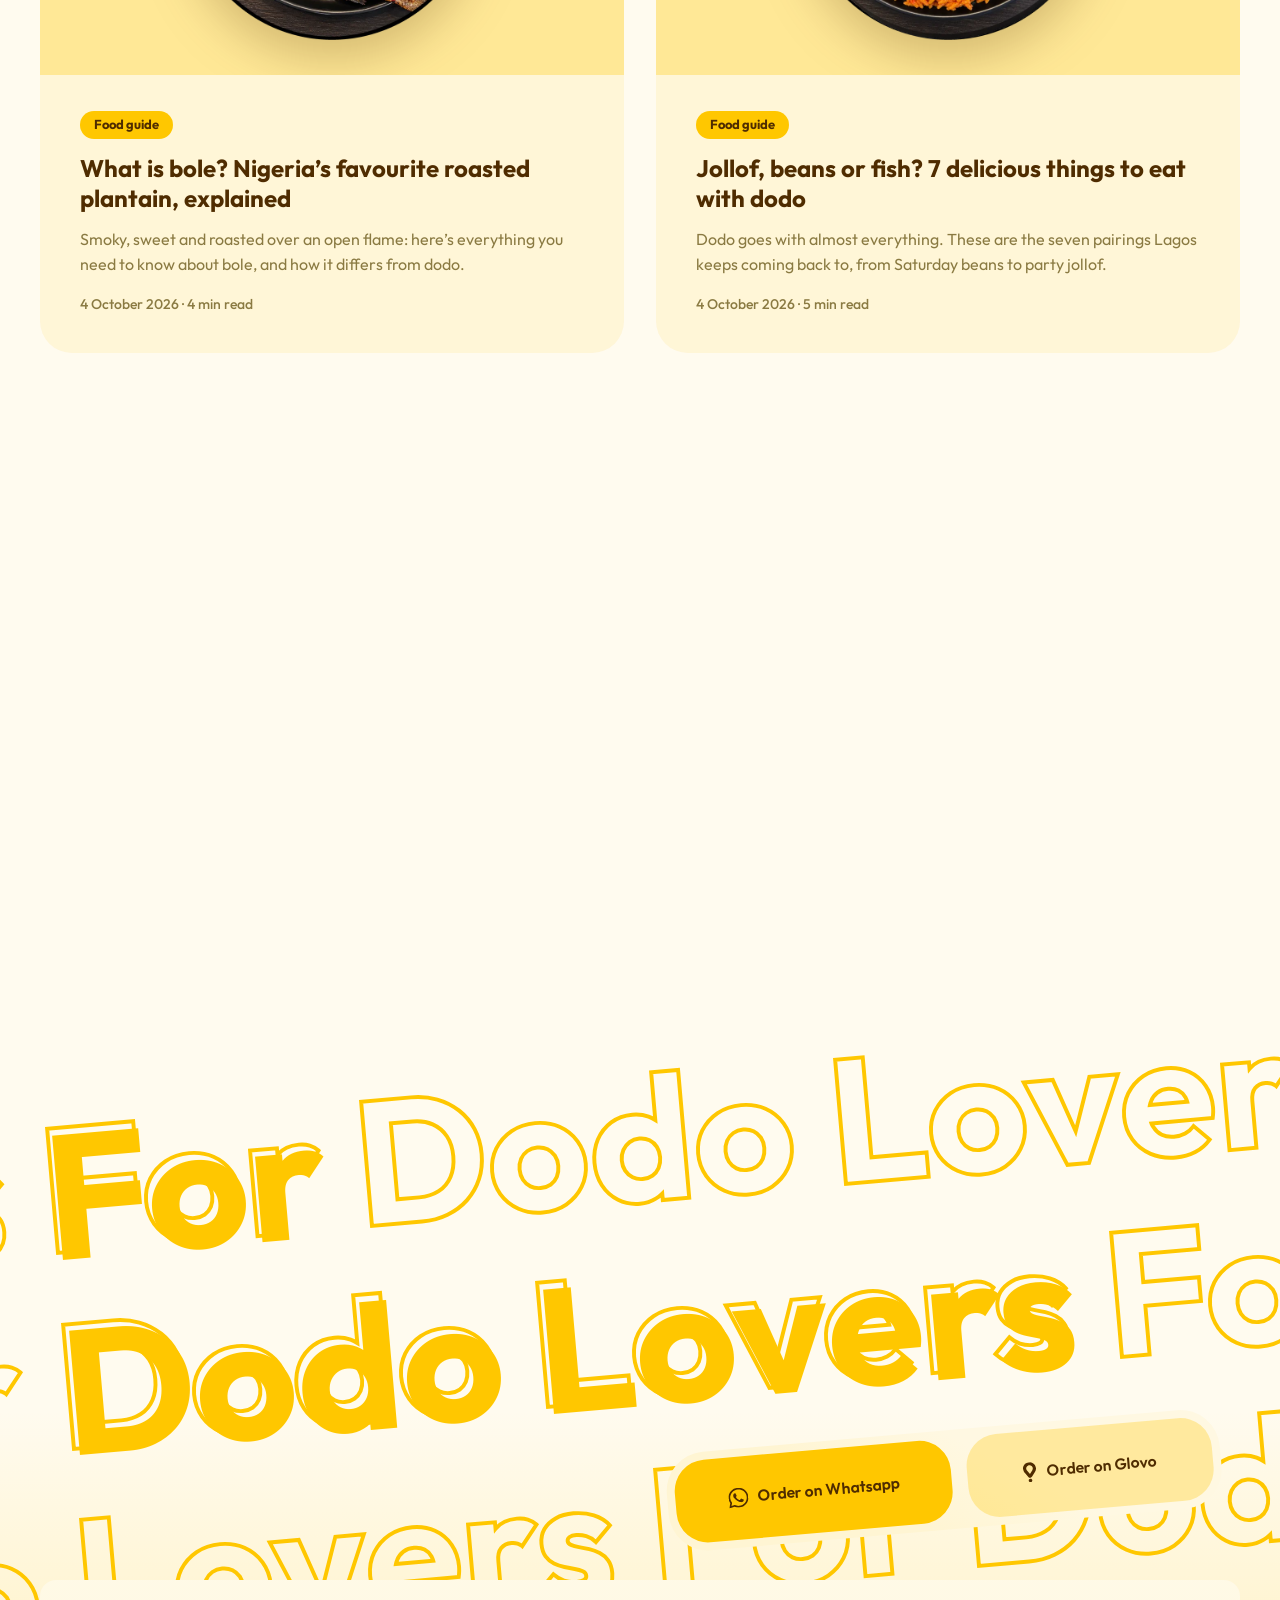
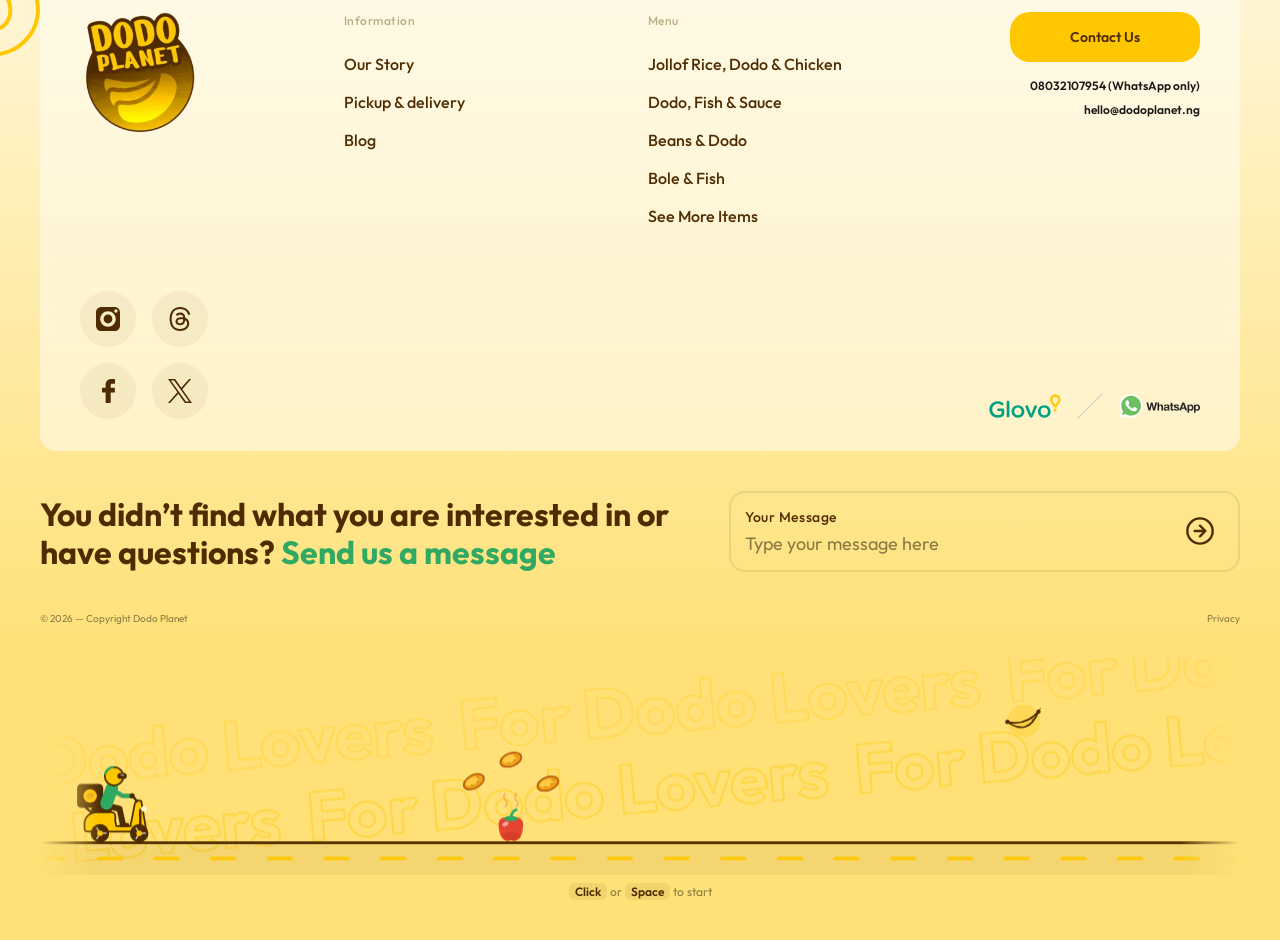
<file: blog/how-to-pick-plantain-for-dodo.html>
<!doctype html>
<html lang="en-NG" class="no-js">
<head>
  <meta charset="utf-8">
  <meta name="viewport" content="width=device-width, initial-scale=1">
  <title>How to pick the perfect plantain for dodo | Dodo Planet</title>
  <meta name="description" content="Green, yellow, spotted or black? A simple guide to choosing plantain at the market, and what each stage is best for.">
  <link rel="canonical" href="https://dodoplanet.ng/blog/how-to-pick-plantain-for-dodo.html">
  <meta name="theme-color" content="#FFC700">
  <meta property="og:site_name" content="Dodo Planet">
  <meta property="og:locale" content="en_NG">
  <meta property="og:type" content="article">
  <meta property="og:title" content="How to pick the perfect plantain for dodo | Dodo Planet">
  <meta property="og:description" content="Green, yellow, spotted or black? A simple guide to choosing plantain at the market, and what each stage is best for.">
  <meta property="og:url" content="https://dodoplanet.ng/blog/how-to-pick-plantain-for-dodo.html">
  <meta property="og:image" content="https://dodoplanet.ng/assets/img/og-how-to-pick-plantain-for-dodo.jpg">
  <meta property="og:image:width" content="1200">
  <meta property="og:image:height" content="630">
  <meta name="twitter:card" content="summary_large_image">
  <link rel="icon" type="image/png" href="/assets/img/favicon.png">
  <link rel="apple-touch-icon" href="/assets/img/apple-touch-icon.png">
  <link rel="preload" as="font" type="font/woff2" href="/assets/fonts/outfit-700.woff2" crossorigin>
  <link rel="preload" as="font" type="font/woff2" href="/assets/fonts/outfit-600.woff2" crossorigin>
  <link rel="stylesheet" href="/styles.min.css?v=e09a1648">
  <script>document.documentElement.classList.replace('no-js','js')</script>
  <script type="application/ld+json">{"@context":"https://schema.org","@type":"BlogPosting","headline":"How to pick the perfect plantain for dodo","description":"Green, yellow, spotted or black? A simple guide to choosing plantain at the market, and what each stage is best for.","image":"https://dodoplanet.ng/assets/img/og-how-to-pick-plantain-for-dodo.jpg","datePublished":"2026-10-04","dateModified":"2026-10-04","author":{"@type":"Organization","name":"Dodo Planet","url":"https://dodoplanet.ng/"},"publisher":{"@id":"https://dodoplanet.ng/#restaurant"},"mainEntityOfPage":"https://dodoplanet.ng/blog/how-to-pick-plantain-for-dodo.html","inLanguage":"en-NG"}</script>
  <script type="application/ld+json">{"@context":"https://schema.org","@type":"BreadcrumbList","itemListElement":[{"@type":"ListItem","position":1,"name":"Home","item":"https://dodoplanet.ng/"},{"@type":"ListItem","position":2,"name":"Blog","item":"https://dodoplanet.ng/blog.html"},{"@type":"ListItem","position":3,"name":"How to pick the perfect plantain for dodo","item":"https://dodoplanet.ng/blog/how-to-pick-plantain-for-dodo.html"}]}</script>
</head>
<body class="subpage">

<!-- ============ HEADER ============ -->
<header class="site-header">
  <nav class="nav-links" aria-label="Main">
    <a href="/menu.html">Our Menu</a>
    <a href="/our-story.html" class="hide-sm">Our Story</a>
    <a href="#contact">Contact Us</a>
  </nav>
  <a href="/" class="brand" aria-label="Dodo Planet home">
    <span class="logo"><img src="/assets/img/logo-160.webp" alt="Dodo Planet" width="64" height="64"></span>
  </a>
  <div class="nav-cta hide-sm">
    <a class="btn btn-sm btn-soft" data-order="glovo" href="#">Order on Glovo</a>
    <a class="btn btn-sm btn-primary" data-order="whatsapp" href="#">Order on Whatsapp</a>
  </div>
</header>

<main id="top">

  <article class="post">
    <header class="post-hero">
      <nav class="crumbs" aria-label="Breadcrumb"><a href="/blog.html">Blog</a><span aria-hidden="true">/</span><span>Kitchen tips</span></nav>
      <h1 class="reveal">How to pick the perfect plantain for dodo</h1>
      <p class="post-meta">By the Dodo Planet kitchen · <time datetime="2026-10-04">4 October 2026</time> · 4 min read</p>
    </header>
    <figure class="post-cover reveal"><img src="/assets/img/story-market.webp" alt="A smiling plantain seller at a Nigerian market" width="1000" height="1000" fetchpriority="high"></figure>
    <div class="article">

      <p class="lede">Great dodo starts long before the frying pan. It starts at the market, with the right plantain. Here’s how we choose ours, and how you can too.</p>

      <h2>The four stages of plantain</h2>
      <div class="stages">
        <div class="stage"><span class="dot" style="--c:#6F9A3A"></span><b>Green</b><p>Hard and starchy, not sweet. Best for plantain chips, boiling or porridge.</p></div>
        <div class="stage"><span class="dot" style="--c:#F2C200"></span><b>Yellow</b><p>Ripe and lightly sweet, holds its shape well. Good dodo.</p></div>
        <div class="stage is-best"><span class="dot" style="--c:#E0A800;--s:#3B2A12"></span><b>Yellow with black spots</b><p>The sweet spot for dodo: soft, sweet and it caramelises beautifully.</p></div>
        <div class="stage"><span class="dot" style="--c:#2E2418"></span><b>Mostly black</b><p>Very sweet and very soft. Fry gently, as it can fall apart.</p></div>
      </div>

      <h2>Five tips for buying plantain</h2>
      <ul>
        <li><b>Press gently.</b> Ripe plantain should give a little, like a ripe avocado.</li>
        <li><b>Check the skin.</b> Avoid mould, deep cracks or a sour smell.</li>
        <li><b>Buy for the week.</b> Mix ripeness levels so you have perfect dodo every few days.</li>
        <li><b>Speed it up.</b> Keep green plantain in a paper bag at room temperature to ripen faster.</li>
        <li><b>Don’t refrigerate unripe plantain.</b> The cold blackens the skin and stops it ripening properly.</li>
      </ul>

      <h2>How to cut it</h2>
      <p>Slice on a diagonal for longer pieces with more surface to caramelise, or dice into cubes for quick, crispy bites. Not too thin: about the thickness of your finger keeps the inside soft.</p>

      <blockquote>Medium heat, a pinch of salt and a little patience. Turn once, when the edges are deep gold.</blockquote>

      <aside class="inline-dish">
        <span class="mask"><img src="/assets/img/dish-5.webp" alt="Just dodo" loading="lazy" width="120" height="120"></span>
        <div><span class="eyebrow">Try it at Dodo Planet</span><b>Just Dodo</b><p>No market run needed: crispy, golden dodo, fried fresh for you.</p></div>
        <div class="inline-dish-side"><strong>₦1500</strong><a class="btn btn-sm btn-primary" data-order="whatsapp" href="#">Order</a></div>
      </aside>

    </div>
  </article>

  <section class="related" aria-labelledby="related-title">
    <h2 id="related-title" class="section-title reveal">Keep reading</h2>
    <div class="post-grid">
      <article class="post-card reveal">
        <a href="/blog/what-is-bole.html" class="post-card-img is-plate" tabindex="-1" aria-hidden="true"><img src="/assets/img/dish-bole-fish.webp" alt="Roasted plantain (bole) with grilled fish and pepper sauce" loading="lazy" width="720" height="720"></a>
        <div class="post-card-body">
          <span class="tag">Food guide</span>
          <h3><a href="/blog/what-is-bole.html">What is bole? Nigeria’s favourite roasted plantain, explained</a></h3>
          <p>Smoky, sweet and roasted over an open flame: here’s everything you need to know about bole, and how it differs from dodo.</p>
          <span class="meta">4 October 2026 · 4 min read</span>
        </div>
      </article>
      <article class="post-card reveal">
        <a href="/blog/what-to-eat-with-dodo.html" class="post-card-img is-plate" tabindex="-1" aria-hidden="true"><img src="/assets/img/dish-rice-chicken.webp" alt="Jollof rice with fried plantain and grilled chicken" loading="lazy" width="720" height="720"></a>
        <div class="post-card-body">
          <span class="tag">Food guide</span>
          <h3><a href="/blog/what-to-eat-with-dodo.html">Jollof, beans or fish? 7 delicious things to eat with dodo</a></h3>
          <p>Dodo goes with almost everything. These are the seven pairings Lagos keeps coming back to, from Saturday beans to party jollof.</p>
          <span class="meta">4 October 2026 · 5 min read</span>
        </div>
      </article>
    </div>
  </section>

  <section class="cta-band reveal">
    <h2>Ready for some dodo?</h2>
    <p>Twelve meals, all built around plantain.</p>
    <div class="btn-row">
        <a class="btn btn-primary btn-wide" data-order="whatsapp" href="#"><img src="/assets/img/whatsapp.svg" alt="" width="20" height="20">Order on Whatsapp</a>
        <a class="btn btn-soft btn-wide" data-order="glovo" href="#"><img src="/assets/img/pin.svg" alt="" width="13" height="20">Order on Glovo</a>
    </div>
    <a class="link-arrow" href="/menu.html">See the full menu</a>
  </section>

  <!-- ============ FOOTER ============ -->
  <footer class="site-footer" id="contact">
    <!-- desktop / tablet composition -->
    <div class="art foot-art">
      <div class="rows foot-rows" style="--x:-1495.3;--y:-98.3;--w:4599;--h:898" aria-hidden="true">
        <span class="outline row" style="--rx:165.02;--ry:64.76">For Dodo Lovers For Dodo Lovers For Dodo Lovers</span>
        <span class="outline row" style="--rx:-157;--ry:264.76">For Dodo Lovers For Dodo Lovers For Dodo Lovers</span>
        <span class="outline row" style="--rx:-641;--ry:464.76">For Dodo Lovers For Dodo Lovers For Dodo Lovers</span>
        <span class="solid row" style="--rx:1562.22;--ry:72.04">For</span>
        <span class="solid row" style="--rx:1562.22;--ry:272.04">Dodo Lovers</span>
      </div>
      <div class="pill pill-foot" style="--x:962.2;--y:437">
        <a class="btn btn-primary" data-order="whatsapp" href="#"><img src="/assets/img/whatsapp.svg" alt="" width="20" height="20">Order on Whatsapp</a>
        <a class="btn btn-soft" data-order="glovo" href="#"><img src="/assets/img/pin.svg" alt="" width="13" height="20">Order on Glovo</a>
      </div>
    </div>

    <!-- phone composition (Figma mobile frame) -->
    <div class="art-m foot-art-m">
      <div class="rows" style="--x:-383.59;--y:40.14;--w:942.96;--h:509.75" aria-hidden="true">
        <span class="outline row" style="--rx:-352.8;--ry:0">For Dodo Lovers For Dodo Lovers</span>
        <span class="outline row" style="--rx:-531.4;--ry:126.1">For Dodo Lovers For Dodo Lovers</span>
        <span class="outline row" style="--rx:-27.4;--ry:252.1">For Dodo Lovers For Dodo Lovers</span>
        <span class="outline row" style="--rx:-352.8;--ry:378.2">For Dodo Lovers For Dodo Lovers</span>
        <span class="outline row" style="--rx:-102.5;--ry:500.5">For Dodo Lovers For Dodo Lovers</span>
      </div>
      <div aria-hidden="true">
        <span class="solid word" style="--x:104;--y:103.11">For</span>
        <span class="solid word" style="--x:159.45;--y:224.42">Dodo</span>
        <span class="solid word" style="--x:199.55;--y:347.99">Lovers</span>
      </div>
      <div class="pill pill-m pill-foot" style="--x:201.5;--y:514.04">
        <a class="btn btn-primary" data-order="whatsapp" href="#"><img src="/assets/img/whatsapp.svg" alt="" width="20" height="20">Order on Whatsapp</a>
        <a class="btn btn-soft" data-order="glovo" href="#"><img src="/assets/img/pin.svg" alt="" width="13" height="20">Order on Glovo</a>
      </div>
    </div>

    <div class="footer-inner">
      <div class="footer-card">
        <div class="fc-row">
          <a href="/" class="logo logo-lg" aria-label="Dodo Planet home"><img src="/assets/img/logo.webp" alt="Dodo Planet" width="120" height="120" loading="lazy"></a>
          <div class="fc-cols">
            <div class="fc-col">
              <p class="fc-label">Information</p>
              <ul>
                <li><a href="/our-story.html">Our Story</a></li>
                <li><a href="/#order">Pickup &amp; delivery</a></li>
                <li><a href="/blog.html">Blog</a></li>
              </ul>
            </div>
            <div class="fc-col">
              <p class="fc-label">Menu</p>
              <ul>
                <li><a href="/menu.html#rice-dodo-chicken">Jollof Rice, Dodo &amp; Chicken</a></li>
                <li><a href="/menu.html#dodo-fish-sauce">Dodo, Fish &amp; Sauce</a></li>
                <li><a href="/menu.html#beans-dodo">Beans &amp; Dodo</a></li>
                <li><a href="/menu.html#bole-fish">Bole &amp; Fish</a></li>
                <li><a href="/menu.html">See More Items</a></li>
              </ul>
            </div>
          </div>
          <div class="fc-contact">
            <a class="btn btn-sm btn-primary" href="mailto:hello@dodoplanet.ng">Contact Us</a>
            <a href="https://wa.me/2348032107954">08032107954 (WhatsApp only)</a>
            <a href="mailto:hello@dodoplanet.ng">hello@dodoplanet.ng</a>
          </div>
        </div>
        <div class="fc-row fc-bottom">
          <div class="socials">
            <a href="#" aria-label="Instagram"><img src="/assets/img/ic-instagram.svg" alt="" width="24" height="24" loading="lazy"></a>
            <a href="#" aria-label="Threads"><img src="/assets/img/ic-threads.svg" alt="" width="24" height="24" loading="lazy"></a>
            <a href="#" aria-label="Facebook"><img src="/assets/img/ic-facebook.svg" alt="" width="13" height="24" loading="lazy"></a>
            <a href="#" aria-label="X"><img src="/assets/img/ic-x.svg" alt="" width="24" height="24" loading="lazy"></a>
          </div>
          <div class="partners">
            <img src="/assets/img/glovo-logo.svg" alt="Glovo" width="72" height="24" loading="lazy">
            <span class="slash"></span>
            <img src="/assets/img/whatsapp-logo.svg" alt="WhatsApp" width="81" height="24" loading="lazy">
          </div>
        </div>
      </div>

      <form class="subs" id="message-form">
        <p class="subs-title">You didn’t find what you are interested in or have questions? <span>Send us a message</span></p>
        <label class="field">
          <span class="field-text">
            <span class="field-label">Your Message</span>
            <input type="text" name="message" placeholder="Type your message here" required autocomplete="off">
          </span>
          <button type="submit" aria-label="Send message on WhatsApp">
            <svg width="32" height="32" viewBox="0 0 32 32" fill="none" aria-hidden="true"><circle cx="16" cy="16" r="12.67" stroke="#4F2C00" stroke-width="2.4"/><path d="M16 21.33 21.33 16 16 10.67M10.67 16h10.66" stroke="#4F2C00" stroke-width="2.4" stroke-linecap="round" stroke-linejoin="round"/></svg>
          </button>
        </label>
      </form>

      <div class="legal">
        <p>© 2026 — Copyright Dodo Planet</p>
        <a href="/privacy.html">Privacy</a>
      </div>
    </div>
  </footer>
</main>

<script src="/main.js" defer></script>
</body>
</html>
</file>
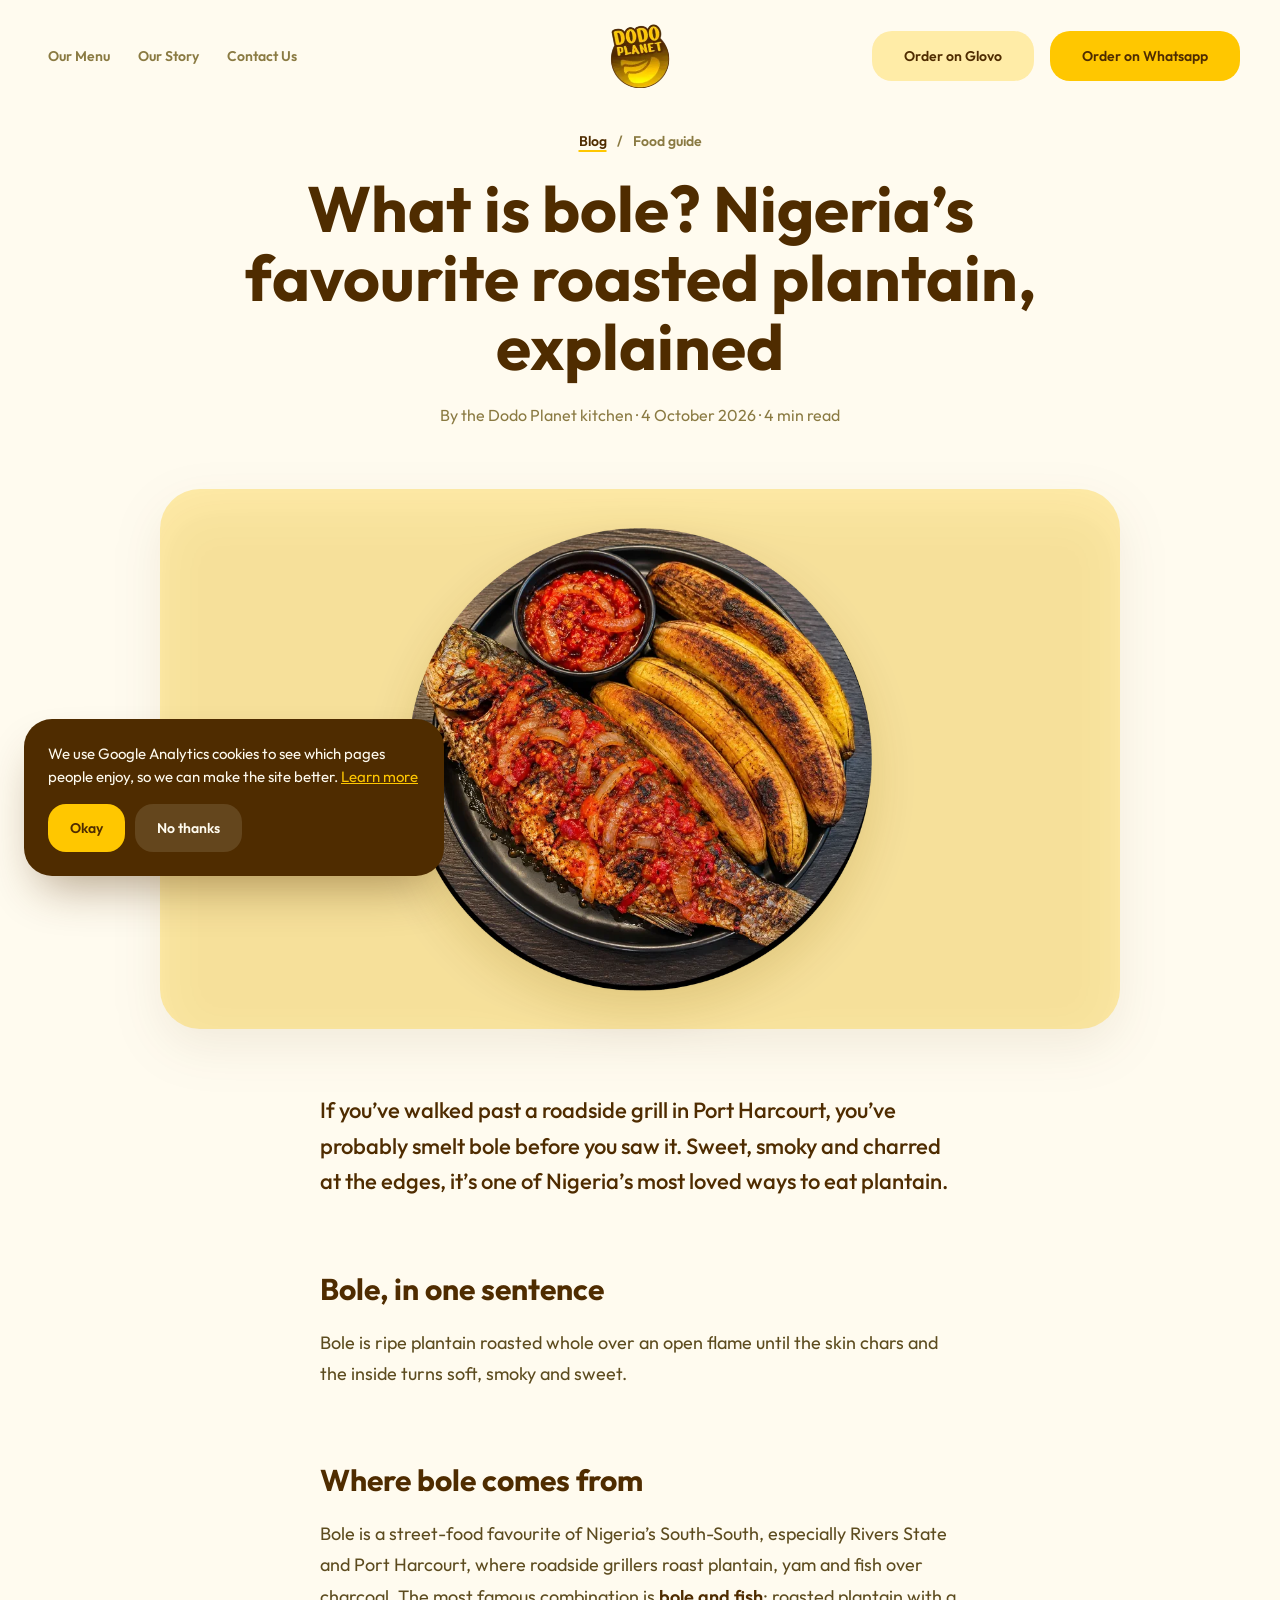
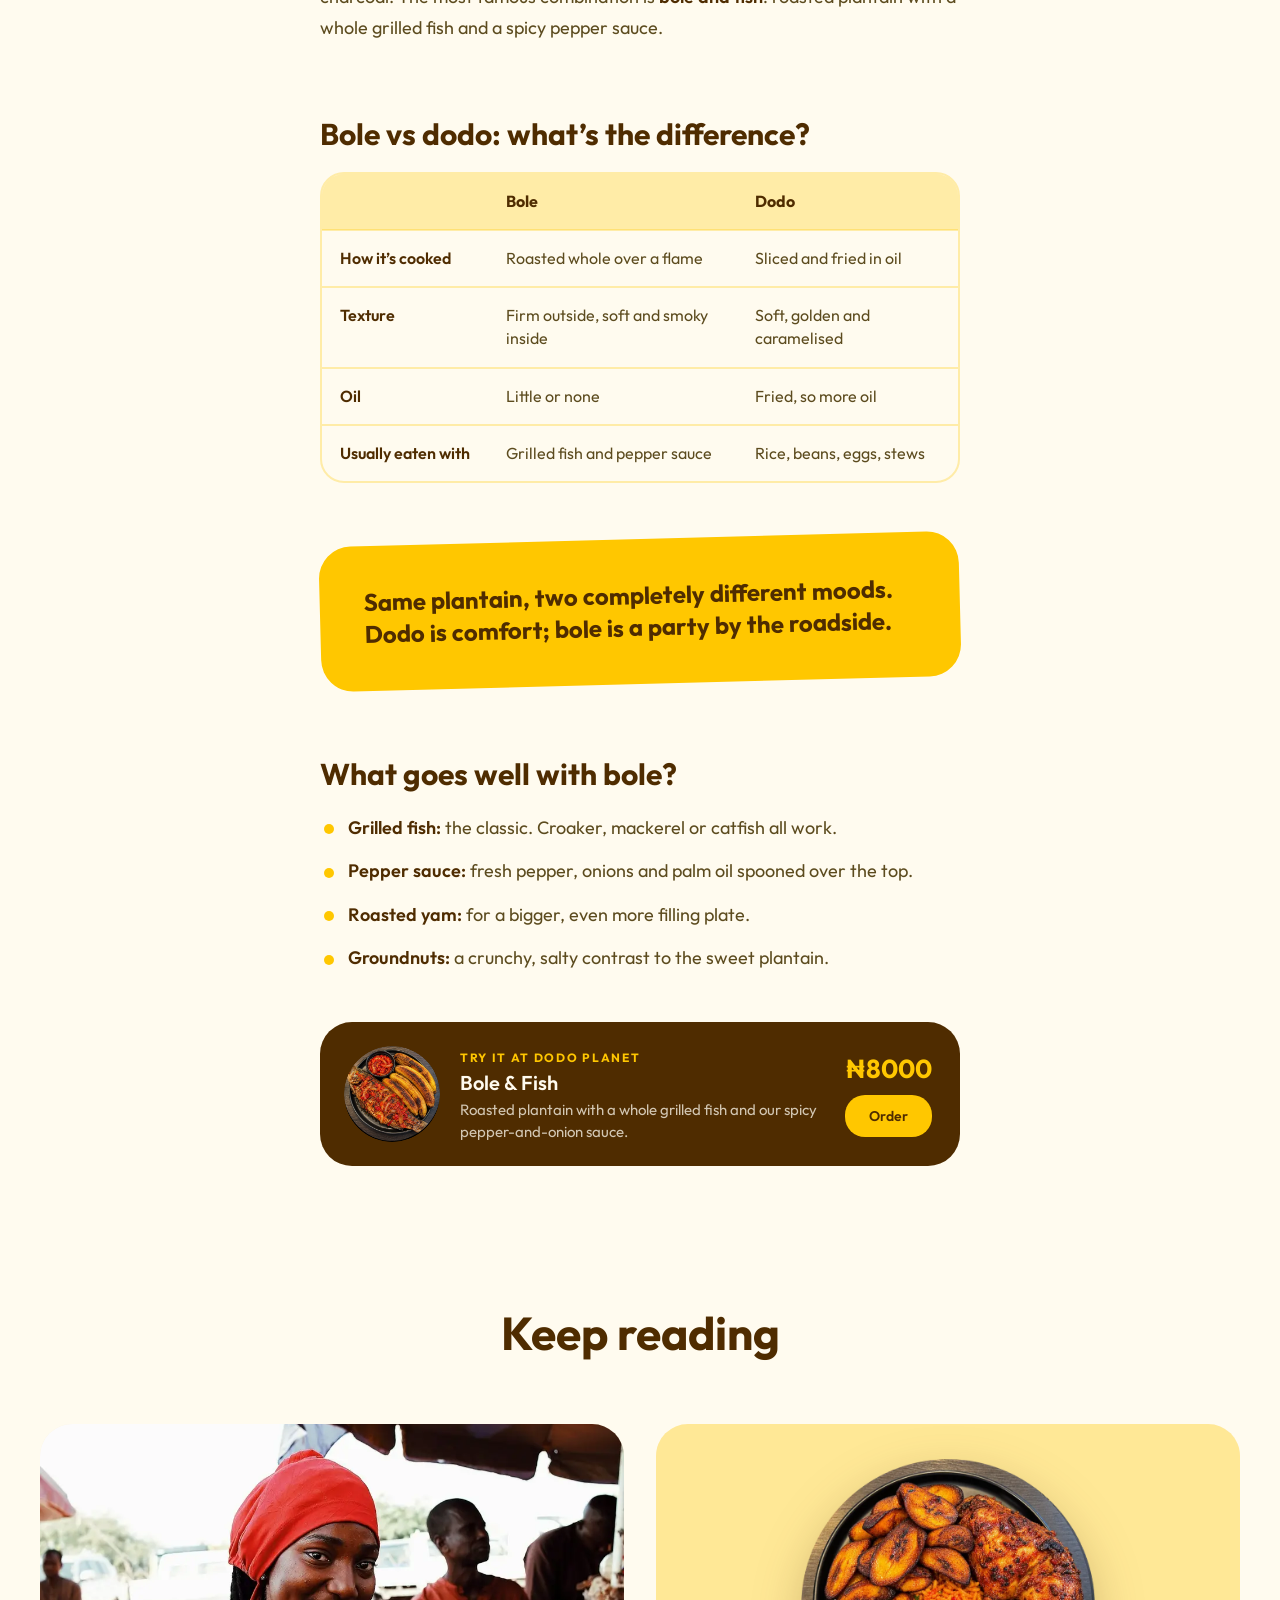
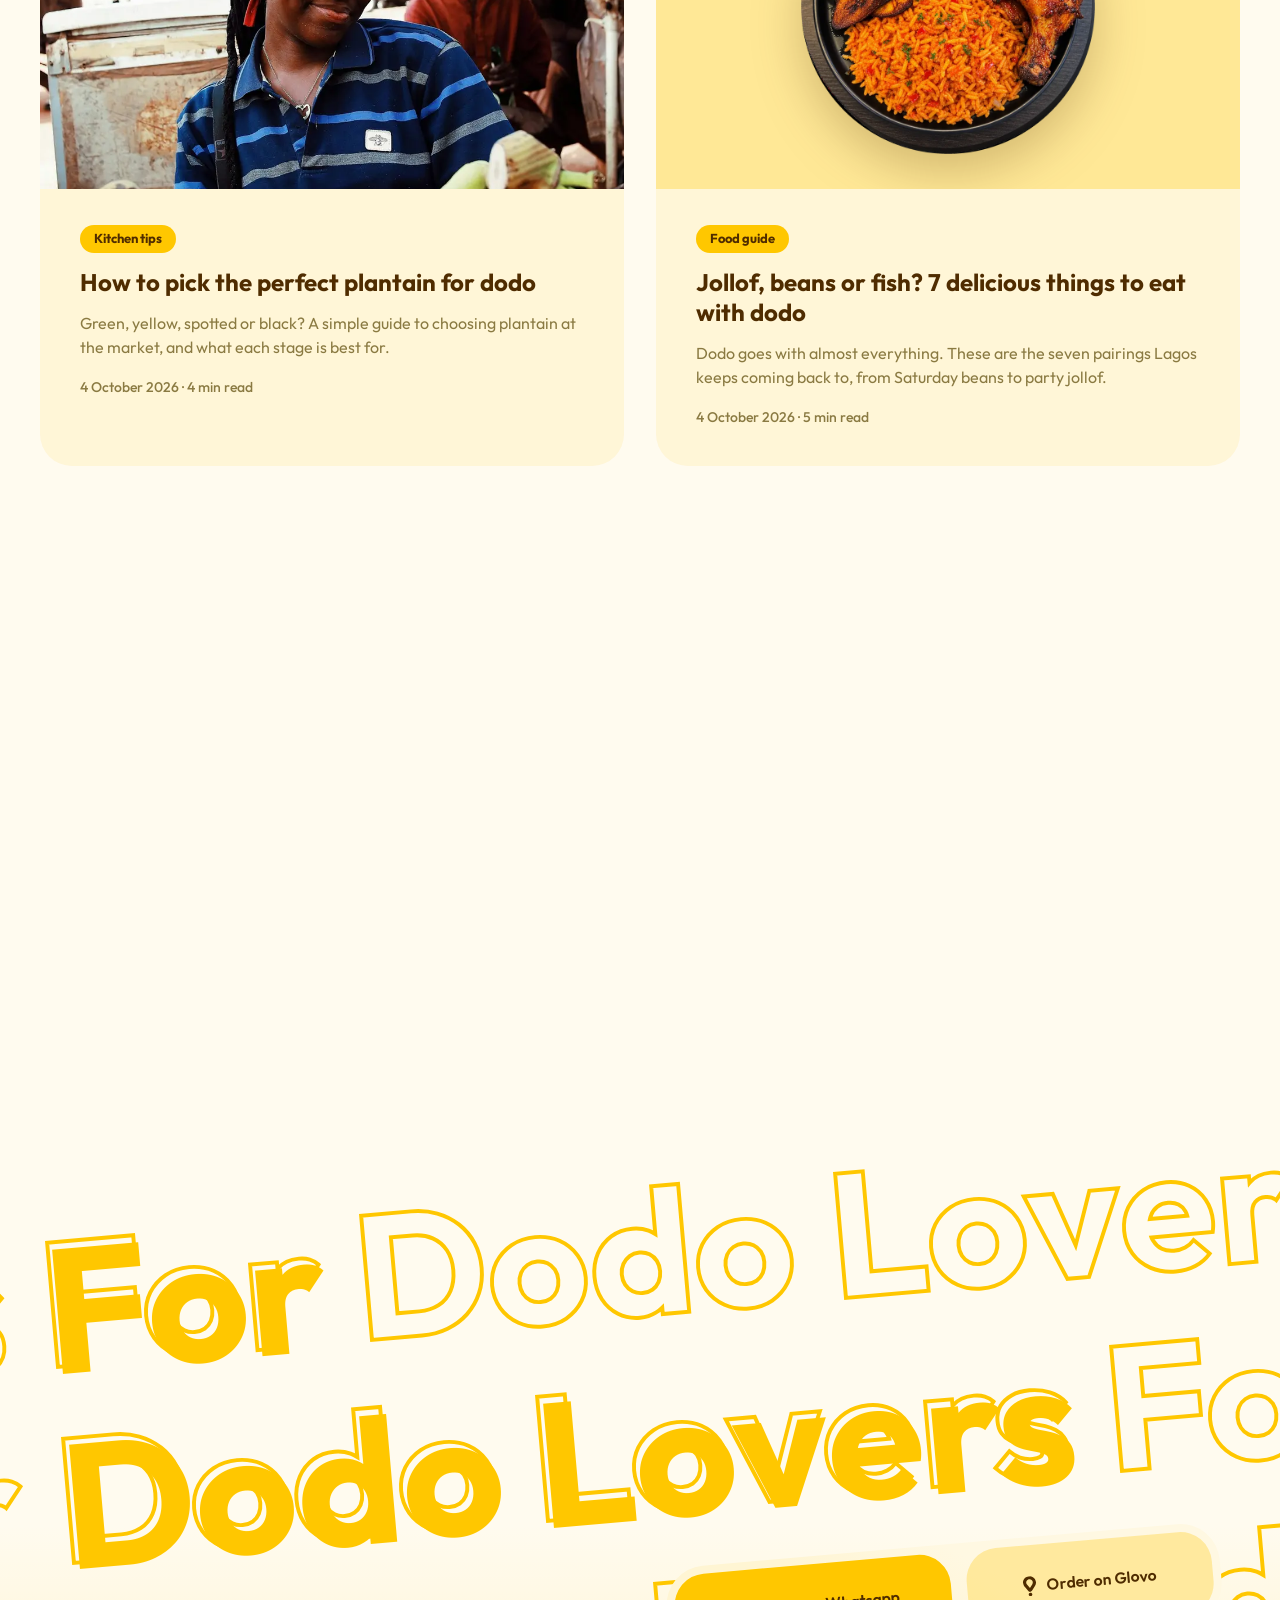
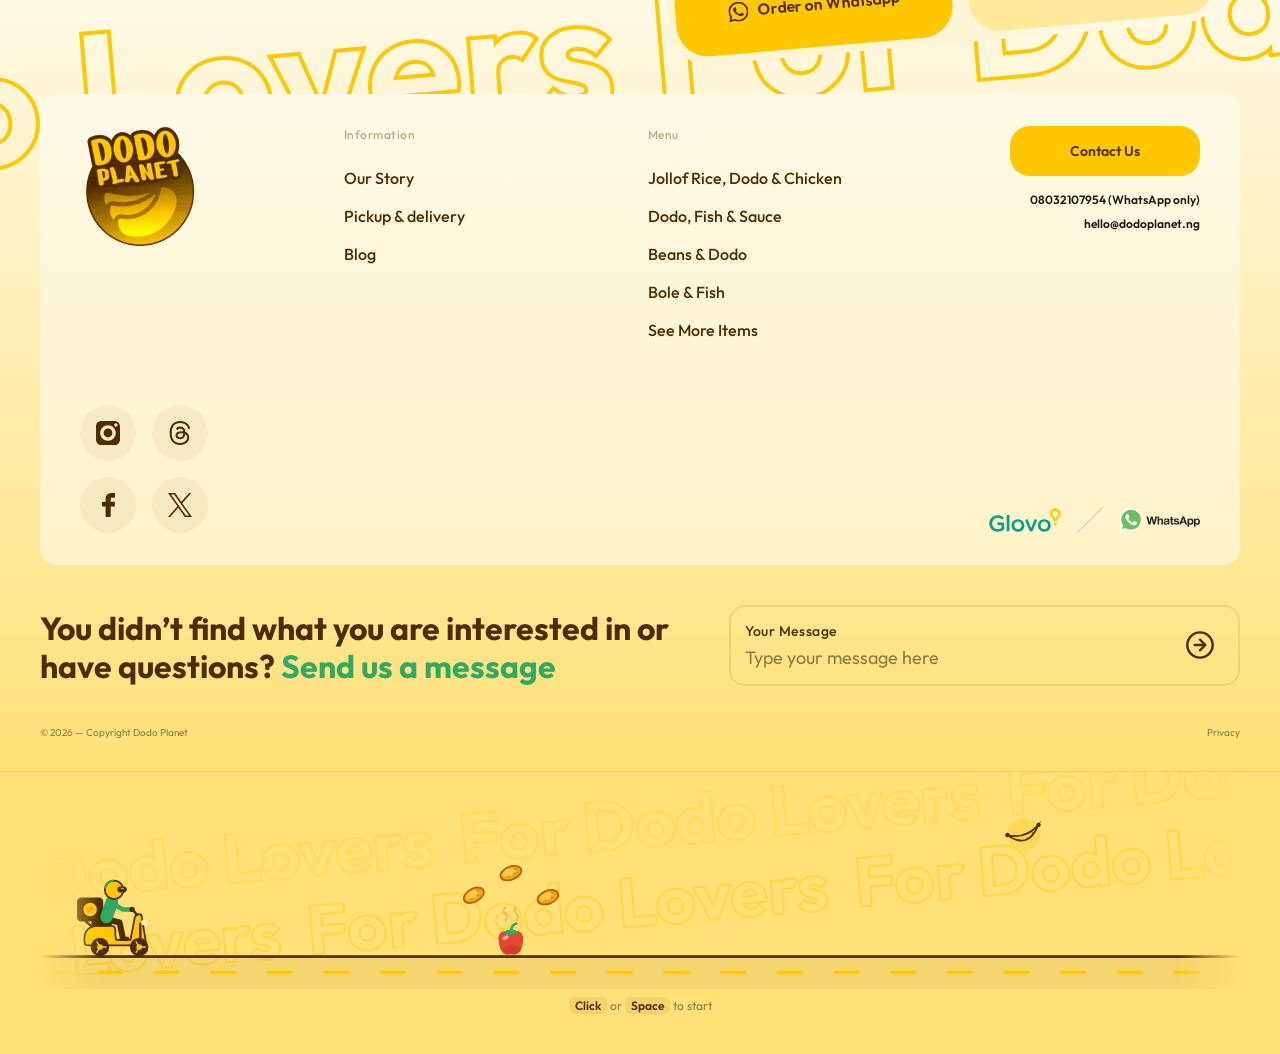
<file: blog/what-is-bole.html>
<!doctype html>
<html lang="en-NG" class="no-js">
<head>
  <meta charset="utf-8">
  <meta name="viewport" content="width=device-width, initial-scale=1">
  <title>What is bole? Nigeria’s favourite roasted plantain, explained | Dodo Planet</title>
  <meta name="description" content="Smoky, sweet and roasted over an open flame: here’s everything you need to know about bole, and how it differs from dodo.">
  <link rel="canonical" href="https://dodoplanet.ng/blog/what-is-bole.html">
  <meta name="theme-color" content="#FFC700">
  <meta property="og:site_name" content="Dodo Planet">
  <meta property="og:locale" content="en_NG">
  <meta property="og:type" content="article">
  <meta property="og:title" content="What is bole? Nigeria’s favourite roasted plantain, explained | Dodo Planet">
  <meta property="og:description" content="Smoky, sweet and roasted over an open flame: here’s everything you need to know about bole, and how it differs from dodo.">
  <meta property="og:url" content="https://dodoplanet.ng/blog/what-is-bole.html">
  <meta property="og:image" content="https://dodoplanet.ng/assets/img/og-what-is-bole.jpg">
  <meta property="og:image:width" content="1200">
  <meta property="og:image:height" content="630">
  <meta name="twitter:card" content="summary_large_image">
  <link rel="icon" type="image/png" href="/assets/img/favicon.png">
  <link rel="apple-touch-icon" href="/assets/img/apple-touch-icon.png">
  <link rel="preload" as="font" type="font/woff2" href="/assets/fonts/outfit-700.woff2" crossorigin>
  <link rel="preload" as="font" type="font/woff2" href="/assets/fonts/outfit-600.woff2" crossorigin>
  <link rel="stylesheet" href="/styles.min.css?v=e09a1648">
  <script>document.documentElement.classList.replace('no-js','js')</script>
  <script type="application/ld+json">{"@context":"https://schema.org","@type":"BlogPosting","headline":"What is bole? Nigeria’s favourite roasted plantain, explained","description":"Smoky, sweet and roasted over an open flame: here’s everything you need to know about bole, and how it differs from dodo.","image":"https://dodoplanet.ng/assets/img/og-what-is-bole.jpg","datePublished":"2026-10-04","dateModified":"2026-10-04","author":{"@type":"Organization","name":"Dodo Planet","url":"https://dodoplanet.ng/"},"publisher":{"@id":"https://dodoplanet.ng/#restaurant"},"mainEntityOfPage":"https://dodoplanet.ng/blog/what-is-bole.html","inLanguage":"en-NG"}</script>
  <script type="application/ld+json">{"@context":"https://schema.org","@type":"BreadcrumbList","itemListElement":[{"@type":"ListItem","position":1,"name":"Home","item":"https://dodoplanet.ng/"},{"@type":"ListItem","position":2,"name":"Blog","item":"https://dodoplanet.ng/blog.html"},{"@type":"ListItem","position":3,"name":"What is bole? Nigeria’s favourite roasted plantain, explained","item":"https://dodoplanet.ng/blog/what-is-bole.html"}]}</script>
</head>
<body class="subpage">

<!-- ============ HEADER ============ -->
<header class="site-header">
  <nav class="nav-links" aria-label="Main">
    <a href="/menu.html">Our Menu</a>
    <a href="/our-story.html" class="hide-sm">Our Story</a>
    <a href="#contact">Contact Us</a>
  </nav>
  <a href="/" class="brand" aria-label="Dodo Planet home">
    <span class="logo"><img src="/assets/img/logo-160.webp" alt="Dodo Planet" width="64" height="64"></span>
  </a>
  <div class="nav-cta hide-sm">
    <a class="btn btn-sm btn-soft" data-order="glovo" href="#">Order on Glovo</a>
    <a class="btn btn-sm btn-primary" data-order="whatsapp" href="#">Order on Whatsapp</a>
  </div>
</header>

<main id="top">

  <article class="post">
    <header class="post-hero">
      <nav class="crumbs" aria-label="Breadcrumb"><a href="/blog.html">Blog</a><span aria-hidden="true">/</span><span>Food guide</span></nav>
      <h1 class="reveal">What is bole? Nigeria’s favourite roasted plantain, explained</h1>
      <p class="post-meta">By the Dodo Planet kitchen · <time datetime="2026-10-04">4 October 2026</time> · 4 min read</p>
    </header>
    <figure class="post-cover reveal is-plate"><img src="/assets/img/dish-bole-fish.webp" alt="Roasted plantain (bole) with grilled fish and pepper sauce" width="1000" height="1000" fetchpriority="high"></figure>
    <div class="article">

      <p class="lede">If you’ve walked past a roadside grill in Port Harcourt, you’ve probably smelt bole before you saw it. Sweet, smoky and charred at the edges, it’s one of Nigeria’s most loved ways to eat plantain.</p>

      <h2>Bole, in one sentence</h2>
      <p>Bole is ripe plantain roasted whole over an open flame until the skin chars and the inside turns soft, smoky and sweet.</p>

      <h2>Where bole comes from</h2>
      <p>Bole is a street-food favourite of Nigeria’s South-South, especially Rivers State and Port Harcourt, where roadside grillers roast plantain, yam and fish over charcoal. The most famous combination is <b>bole and fish</b>: roasted plantain with a whole grilled fish and a spicy pepper sauce.</p>

      <h2>Bole vs dodo: what’s the difference?</h2>
      <div class="table-wrap"><table>
        <thead><tr><th></th><th>Bole</th><th>Dodo</th></tr></thead>
        <tbody>
          <tr><th>How it’s cooked</th><td>Roasted whole over a flame</td><td>Sliced and fried in oil</td></tr>
          <tr><th>Texture</th><td>Firm outside, soft and smoky inside</td><td>Soft, golden and caramelised</td></tr>
          <tr><th>Oil</th><td>Little or none</td><td>Fried, so more oil</td></tr>
          <tr><th>Usually eaten with</th><td>Grilled fish and pepper sauce</td><td>Rice, beans, eggs, stews</td></tr>
        </tbody>
      </table></div>

      <blockquote>Same plantain, two completely different moods. Dodo is comfort; bole is a party by the roadside.</blockquote>

      <h2>What goes well with bole?</h2>
      <ul>
        <li><b>Grilled fish:</b> the classic. Croaker, mackerel or catfish all work.</li>
        <li><b>Pepper sauce:</b> fresh pepper, onions and palm oil spooned over the top.</li>
        <li><b>Roasted yam:</b> for a bigger, even more filling plate.</li>
        <li><b>Groundnuts:</b> a crunchy, salty contrast to the sweet plantain.</li>
      </ul>

      <aside class="inline-dish">
        <span class="mask"><img src="/assets/img/dish-bole-fish.webp" alt="Roasted plantain with grilled fish and pepper sauce" loading="lazy" width="120" height="120"></span>
        <div><span class="eyebrow">Try it at Dodo Planet</span><b>Bole &amp; Fish</b><p>Roasted plantain with a whole grilled fish and our spicy pepper-and-onion sauce.</p></div>
        <div class="inline-dish-side"><strong>₦8000</strong><a class="btn btn-sm btn-primary" data-order="whatsapp" href="#">Order</a></div>
      </aside>

    </div>
  </article>

  <section class="related" aria-labelledby="related-title">
    <h2 id="related-title" class="section-title reveal">Keep reading</h2>
    <div class="post-grid">
      <article class="post-card reveal">
        <a href="/blog/how-to-pick-plantain-for-dodo.html" class="post-card-img" tabindex="-1" aria-hidden="true"><img src="/assets/img/story-market.webp" alt="A smiling plantain seller at a Nigerian market" loading="lazy" width="720" height="720"></a>
        <div class="post-card-body">
          <span class="tag">Kitchen tips</span>
          <h3><a href="/blog/how-to-pick-plantain-for-dodo.html">How to pick the perfect plantain for dodo</a></h3>
          <p>Green, yellow, spotted or black? A simple guide to choosing plantain at the market, and what each stage is best for.</p>
          <span class="meta">4 October 2026 · 4 min read</span>
        </div>
      </article>
      <article class="post-card reveal">
        <a href="/blog/what-to-eat-with-dodo.html" class="post-card-img is-plate" tabindex="-1" aria-hidden="true"><img src="/assets/img/dish-rice-chicken.webp" alt="Jollof rice with fried plantain and grilled chicken" loading="lazy" width="720" height="720"></a>
        <div class="post-card-body">
          <span class="tag">Food guide</span>
          <h3><a href="/blog/what-to-eat-with-dodo.html">Jollof, beans or fish? 7 delicious things to eat with dodo</a></h3>
          <p>Dodo goes with almost everything. These are the seven pairings Lagos keeps coming back to, from Saturday beans to party jollof.</p>
          <span class="meta">4 October 2026 · 5 min read</span>
        </div>
      </article>
    </div>
  </section>

  <section class="cta-band reveal">
    <h2>Ready for some dodo?</h2>
    <p>Twelve meals, all built around plantain.</p>
    <div class="btn-row">
        <a class="btn btn-primary btn-wide" data-order="whatsapp" href="#"><img src="/assets/img/whatsapp.svg" alt="" width="20" height="20">Order on Whatsapp</a>
        <a class="btn btn-soft btn-wide" data-order="glovo" href="#"><img src="/assets/img/pin.svg" alt="" width="13" height="20">Order on Glovo</a>
    </div>
    <a class="link-arrow" href="/menu.html">See the full menu</a>
  </section>

  <!-- ============ FOOTER ============ -->
  <footer class="site-footer" id="contact">
    <!-- desktop / tablet composition -->
    <div class="art foot-art">
      <div class="rows foot-rows" style="--x:-1495.3;--y:-98.3;--w:4599;--h:898" aria-hidden="true">
        <span class="outline row" style="--rx:165.02;--ry:64.76">For Dodo Lovers For Dodo Lovers For Dodo Lovers</span>
        <span class="outline row" style="--rx:-157;--ry:264.76">For Dodo Lovers For Dodo Lovers For Dodo Lovers</span>
        <span class="outline row" style="--rx:-641;--ry:464.76">For Dodo Lovers For Dodo Lovers For Dodo Lovers</span>
        <span class="solid row" style="--rx:1562.22;--ry:72.04">For</span>
        <span class="solid row" style="--rx:1562.22;--ry:272.04">Dodo Lovers</span>
      </div>
      <div class="pill pill-foot" style="--x:962.2;--y:437">
        <a class="btn btn-primary" data-order="whatsapp" href="#"><img src="/assets/img/whatsapp.svg" alt="" width="20" height="20">Order on Whatsapp</a>
        <a class="btn btn-soft" data-order="glovo" href="#"><img src="/assets/img/pin.svg" alt="" width="13" height="20">Order on Glovo</a>
      </div>
    </div>

    <!-- phone composition (Figma mobile frame) -->
    <div class="art-m foot-art-m">
      <div class="rows" style="--x:-383.59;--y:40.14;--w:942.96;--h:509.75" aria-hidden="true">
        <span class="outline row" style="--rx:-352.8;--ry:0">For Dodo Lovers For Dodo Lovers</span>
        <span class="outline row" style="--rx:-531.4;--ry:126.1">For Dodo Lovers For Dodo Lovers</span>
        <span class="outline row" style="--rx:-27.4;--ry:252.1">For Dodo Lovers For Dodo Lovers</span>
        <span class="outline row" style="--rx:-352.8;--ry:378.2">For Dodo Lovers For Dodo Lovers</span>
        <span class="outline row" style="--rx:-102.5;--ry:500.5">For Dodo Lovers For Dodo Lovers</span>
      </div>
      <div aria-hidden="true">
        <span class="solid word" style="--x:104;--y:103.11">For</span>
        <span class="solid word" style="--x:159.45;--y:224.42">Dodo</span>
        <span class="solid word" style="--x:199.55;--y:347.99">Lovers</span>
      </div>
      <div class="pill pill-m pill-foot" style="--x:201.5;--y:514.04">
        <a class="btn btn-primary" data-order="whatsapp" href="#"><img src="/assets/img/whatsapp.svg" alt="" width="20" height="20">Order on Whatsapp</a>
        <a class="btn btn-soft" data-order="glovo" href="#"><img src="/assets/img/pin.svg" alt="" width="13" height="20">Order on Glovo</a>
      </div>
    </div>

    <div class="footer-inner">
      <div class="footer-card">
        <div class="fc-row">
          <a href="/" class="logo logo-lg" aria-label="Dodo Planet home"><img src="/assets/img/logo.webp" alt="Dodo Planet" width="120" height="120" loading="lazy"></a>
          <div class="fc-cols">
            <div class="fc-col">
              <p class="fc-label">Information</p>
              <ul>
                <li><a href="/our-story.html">Our Story</a></li>
                <li><a href="/#order">Pickup &amp; delivery</a></li>
                <li><a href="/blog.html">Blog</a></li>
              </ul>
            </div>
            <div class="fc-col">
              <p class="fc-label">Menu</p>
              <ul>
                <li><a href="/menu.html#rice-dodo-chicken">Jollof Rice, Dodo &amp; Chicken</a></li>
                <li><a href="/menu.html#dodo-fish-sauce">Dodo, Fish &amp; Sauce</a></li>
                <li><a href="/menu.html#beans-dodo">Beans &amp; Dodo</a></li>
                <li><a href="/menu.html#bole-fish">Bole &amp; Fish</a></li>
                <li><a href="/menu.html">See More Items</a></li>
              </ul>
            </div>
          </div>
          <div class="fc-contact">
            <a class="btn btn-sm btn-primary" href="mailto:hello@dodoplanet.ng">Contact Us</a>
            <a href="https://wa.me/2348032107954">08032107954 (WhatsApp only)</a>
            <a href="mailto:hello@dodoplanet.ng">hello@dodoplanet.ng</a>
          </div>
        </div>
        <div class="fc-row fc-bottom">
          <div class="socials">
            <a href="#" aria-label="Instagram"><img src="/assets/img/ic-instagram.svg" alt="" width="24" height="24" loading="lazy"></a>
            <a href="#" aria-label="Threads"><img src="/assets/img/ic-threads.svg" alt="" width="24" height="24" loading="lazy"></a>
            <a href="#" aria-label="Facebook"><img src="/assets/img/ic-facebook.svg" alt="" width="13" height="24" loading="lazy"></a>
            <a href="#" aria-label="X"><img src="/assets/img/ic-x.svg" alt="" width="24" height="24" loading="lazy"></a>
          </div>
          <div class="partners">
            <img src="/assets/img/glovo-logo.svg" alt="Glovo" width="72" height="24" loading="lazy">
            <span class="slash"></span>
            <img src="/assets/img/whatsapp-logo.svg" alt="WhatsApp" width="81" height="24" loading="lazy">
          </div>
        </div>
      </div>

      <form class="subs" id="message-form">
        <p class="subs-title">You didn’t find what you are interested in or have questions? <span>Send us a message</span></p>
        <label class="field">
          <span class="field-text">
            <span class="field-label">Your Message</span>
            <input type="text" name="message" placeholder="Type your message here" required autocomplete="off">
          </span>
          <button type="submit" aria-label="Send message on WhatsApp">
            <svg width="32" height="32" viewBox="0 0 32 32" fill="none" aria-hidden="true"><circle cx="16" cy="16" r="12.67" stroke="#4F2C00" stroke-width="2.4"/><path d="M16 21.33 21.33 16 16 10.67M10.67 16h10.66" stroke="#4F2C00" stroke-width="2.4" stroke-linecap="round" stroke-linejoin="round"/></svg>
          </button>
        </label>
      </form>

      <div class="legal">
        <p>© 2026 — Copyright Dodo Planet</p>
        <a href="/privacy.html">Privacy</a>
      </div>
    </div>
  </footer>
</main>

<script src="/main.js" defer></script>
</body>
</html>
</file>
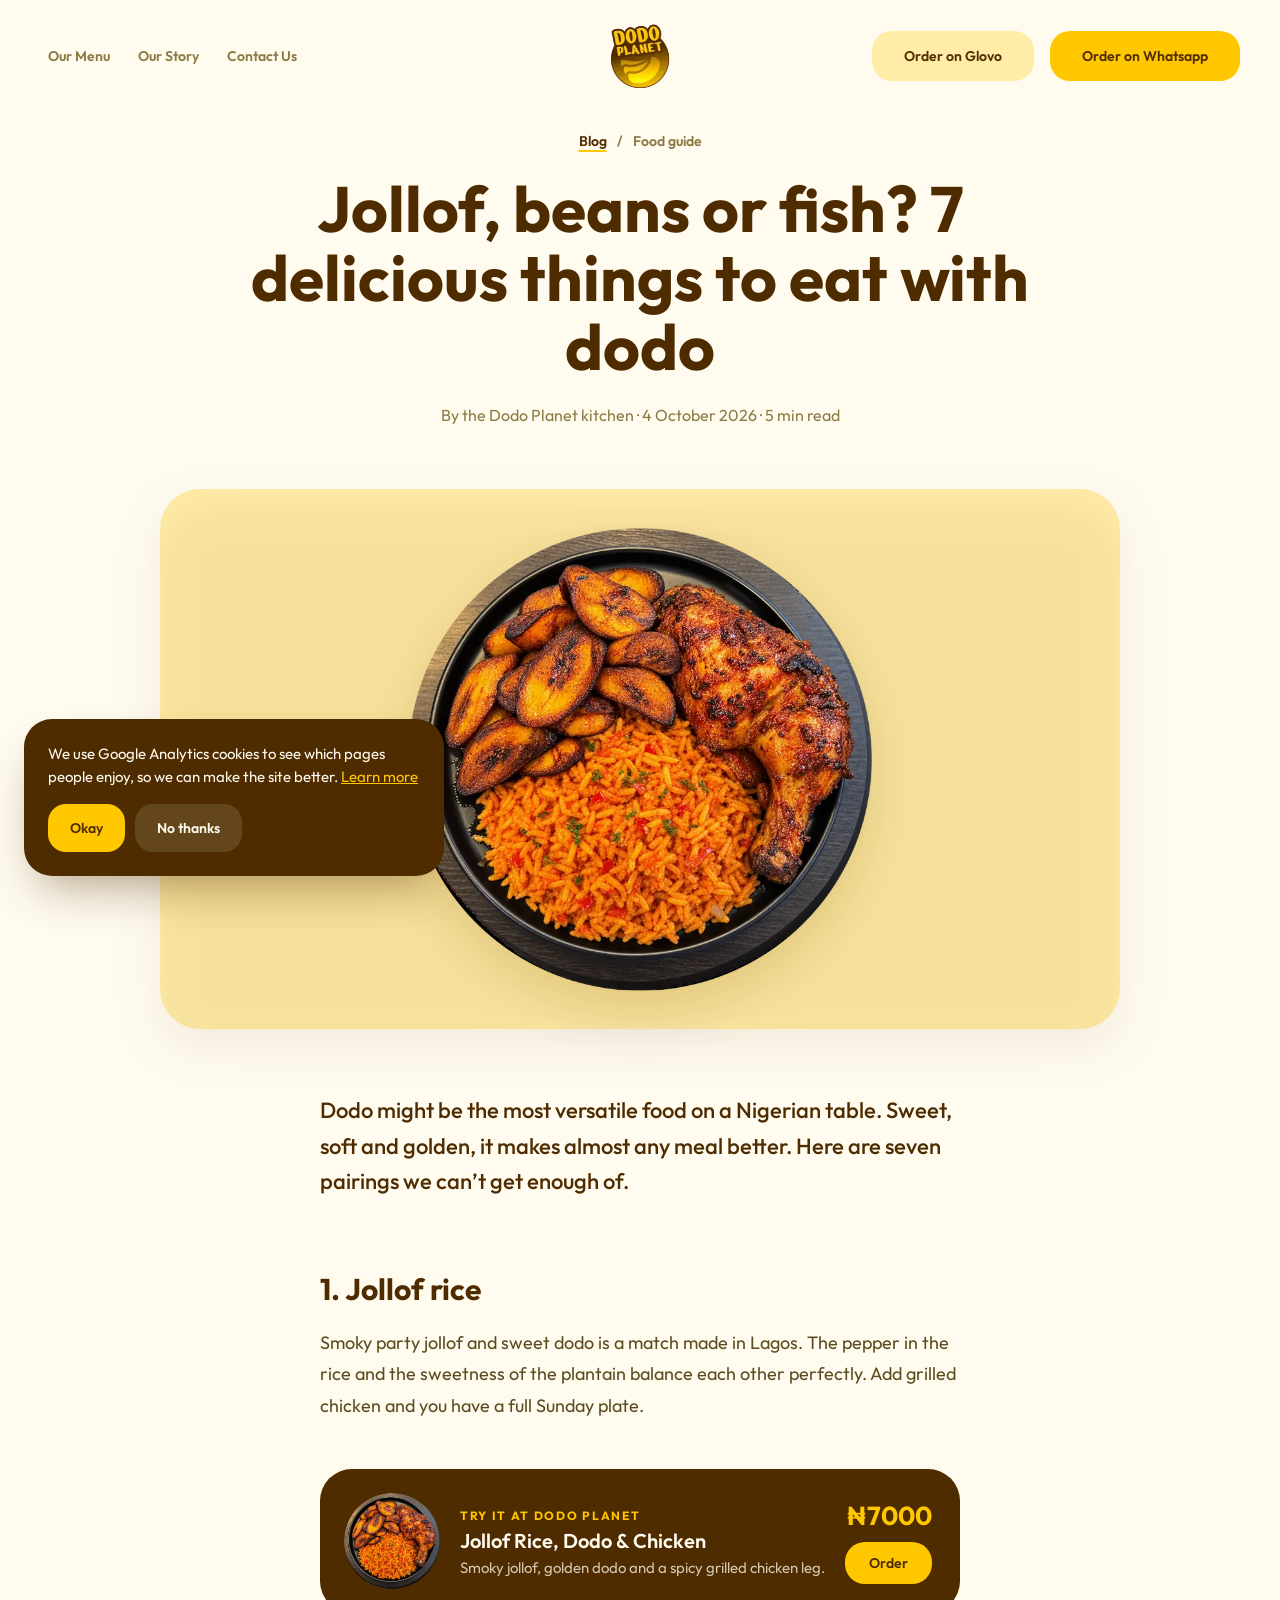
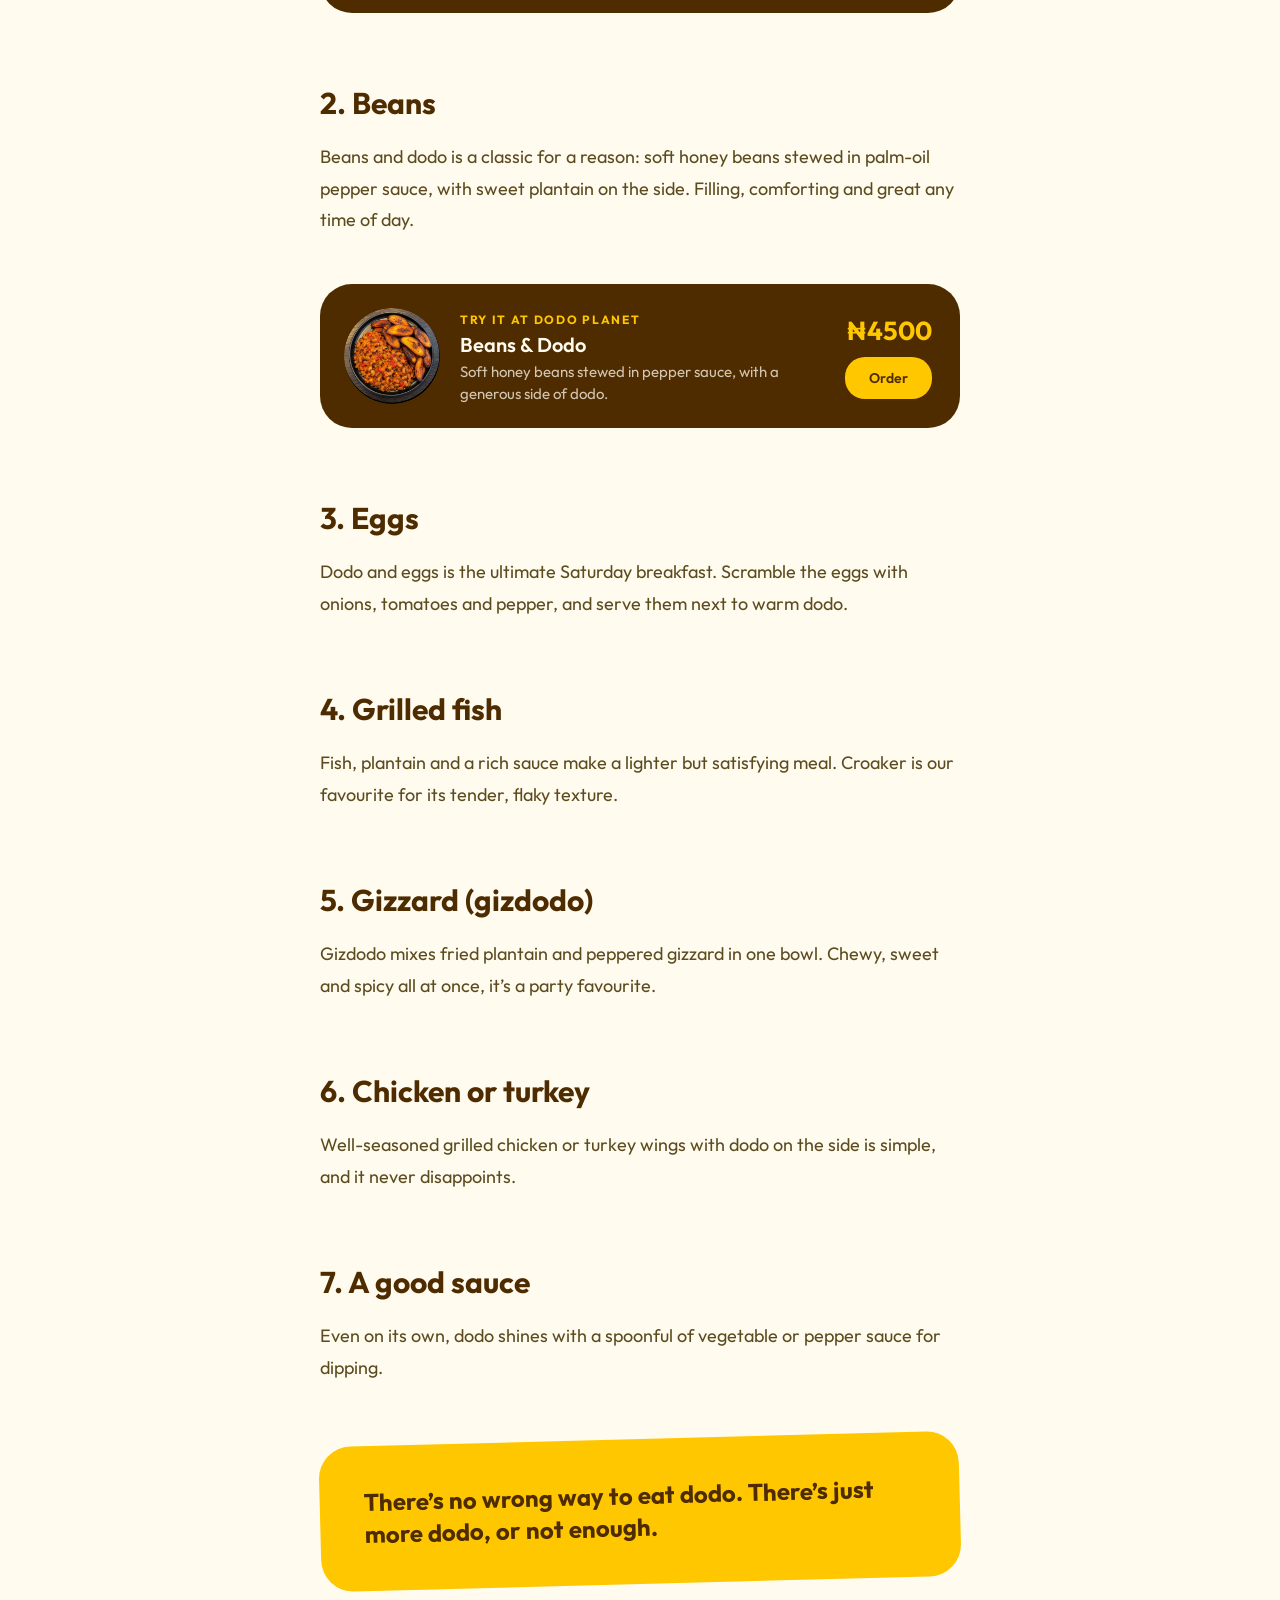
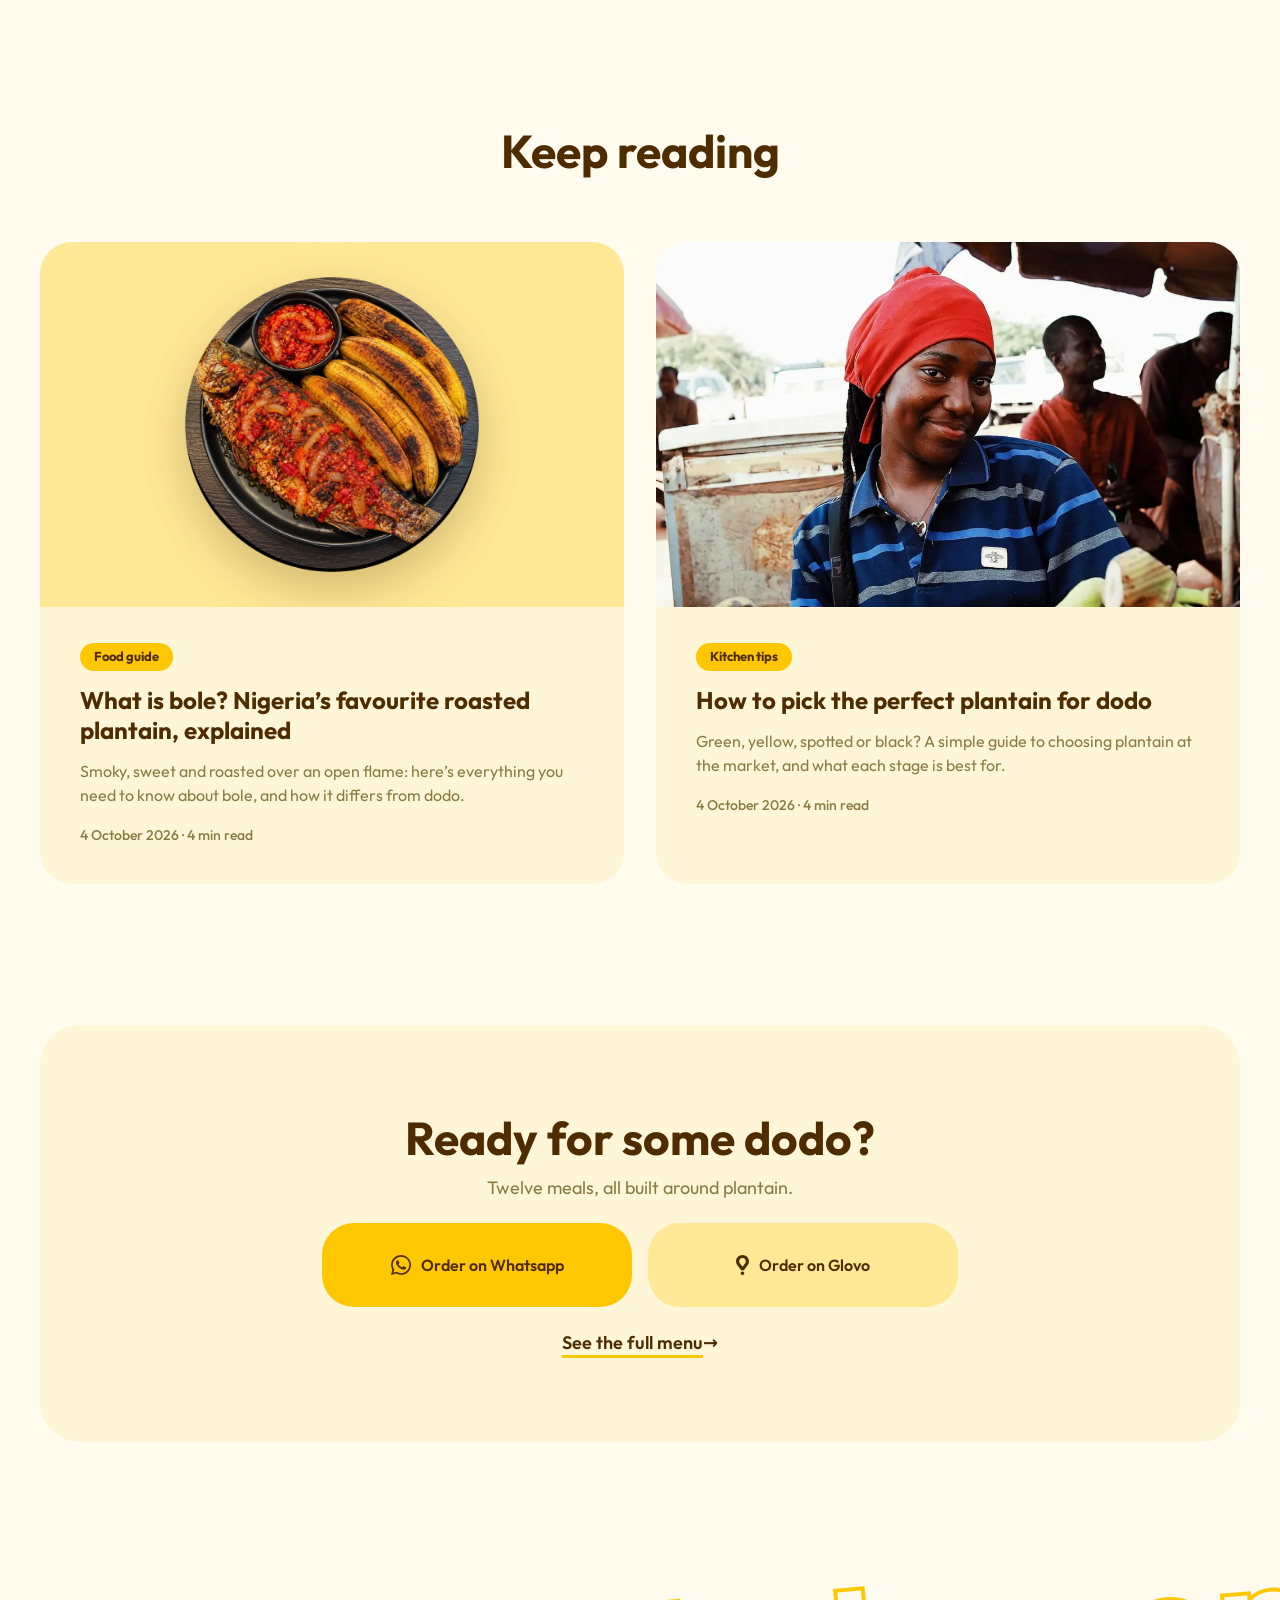
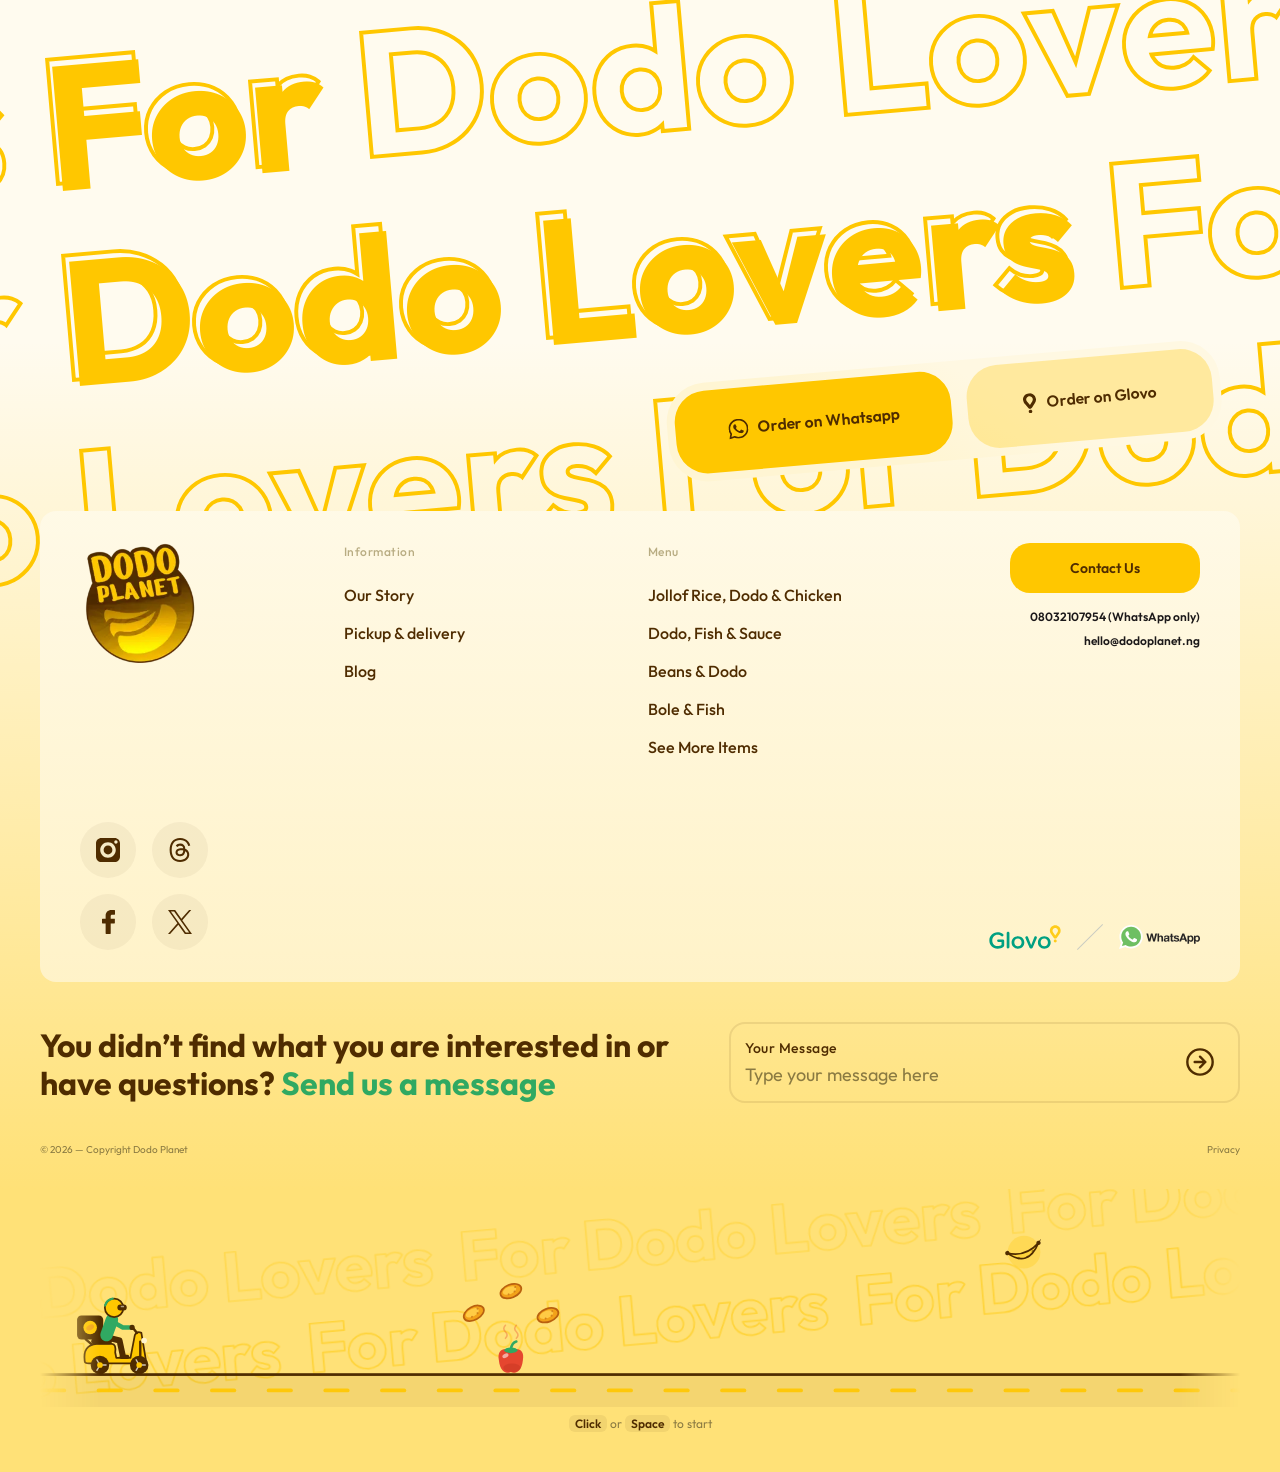
<file: blog/what-to-eat-with-dodo.html>
<!doctype html>
<html lang="en-NG" class="no-js">
<head>
  <meta charset="utf-8">
  <meta name="viewport" content="width=device-width, initial-scale=1">
  <title>Jollof, beans or fish? 7 delicious things to eat with dodo | Dodo Planet</title>
  <meta name="description" content="Dodo goes with almost everything. These are the seven pairings Lagos keeps coming back to, from Saturday beans to party jollof.">
  <link rel="canonical" href="https://dodoplanet.ng/blog/what-to-eat-with-dodo.html">
  <meta name="theme-color" content="#FFC700">
  <meta property="og:site_name" content="Dodo Planet">
  <meta property="og:locale" content="en_NG">
  <meta property="og:type" content="article">
  <meta property="og:title" content="Jollof, beans or fish? 7 delicious things to eat with dodo | Dodo Planet">
  <meta property="og:description" content="Dodo goes with almost everything. These are the seven pairings Lagos keeps coming back to, from Saturday beans to party jollof.">
  <meta property="og:url" content="https://dodoplanet.ng/blog/what-to-eat-with-dodo.html">
  <meta property="og:image" content="https://dodoplanet.ng/assets/img/og-what-to-eat-with-dodo.jpg">
  <meta property="og:image:width" content="1200">
  <meta property="og:image:height" content="630">
  <meta name="twitter:card" content="summary_large_image">
  <link rel="icon" type="image/png" href="/assets/img/favicon.png">
  <link rel="apple-touch-icon" href="/assets/img/apple-touch-icon.png">
  <link rel="preload" as="font" type="font/woff2" href="/assets/fonts/outfit-700.woff2" crossorigin>
  <link rel="preload" as="font" type="font/woff2" href="/assets/fonts/outfit-600.woff2" crossorigin>
  <link rel="stylesheet" href="/styles.min.css?v=e09a1648">
  <script>document.documentElement.classList.replace('no-js','js')</script>
  <script type="application/ld+json">{"@context":"https://schema.org","@type":"BlogPosting","headline":"Jollof, beans or fish? 7 delicious things to eat with dodo","description":"Dodo goes with almost everything. These are the seven pairings Lagos keeps coming back to, from Saturday beans to party jollof.","image":"https://dodoplanet.ng/assets/img/og-what-to-eat-with-dodo.jpg","datePublished":"2026-10-04","dateModified":"2026-10-04","author":{"@type":"Organization","name":"Dodo Planet","url":"https://dodoplanet.ng/"},"publisher":{"@id":"https://dodoplanet.ng/#restaurant"},"mainEntityOfPage":"https://dodoplanet.ng/blog/what-to-eat-with-dodo.html","inLanguage":"en-NG"}</script>
  <script type="application/ld+json">{"@context":"https://schema.org","@type":"BreadcrumbList","itemListElement":[{"@type":"ListItem","position":1,"name":"Home","item":"https://dodoplanet.ng/"},{"@type":"ListItem","position":2,"name":"Blog","item":"https://dodoplanet.ng/blog.html"},{"@type":"ListItem","position":3,"name":"Jollof, beans or fish? 7 delicious things to eat with dodo","item":"https://dodoplanet.ng/blog/what-to-eat-with-dodo.html"}]}</script>
</head>
<body class="subpage">

<!-- ============ HEADER ============ -->
<header class="site-header">
  <nav class="nav-links" aria-label="Main">
    <a href="/menu.html">Our Menu</a>
    <a href="/our-story.html" class="hide-sm">Our Story</a>
    <a href="#contact">Contact Us</a>
  </nav>
  <a href="/" class="brand" aria-label="Dodo Planet home">
    <span class="logo"><img src="/assets/img/logo-160.webp" alt="Dodo Planet" width="64" height="64"></span>
  </a>
  <div class="nav-cta hide-sm">
    <a class="btn btn-sm btn-soft" data-order="glovo" href="#">Order on Glovo</a>
    <a class="btn btn-sm btn-primary" data-order="whatsapp" href="#">Order on Whatsapp</a>
  </div>
</header>

<main id="top">

  <article class="post">
    <header class="post-hero">
      <nav class="crumbs" aria-label="Breadcrumb"><a href="/blog.html">Blog</a><span aria-hidden="true">/</span><span>Food guide</span></nav>
      <h1 class="reveal">Jollof, beans or fish? 7 delicious things to eat with dodo</h1>
      <p class="post-meta">By the Dodo Planet kitchen · <time datetime="2026-10-04">4 October 2026</time> · 5 min read</p>
    </header>
    <figure class="post-cover reveal is-plate"><img src="/assets/img/dish-rice-chicken.webp" alt="Jollof rice with fried plantain and grilled chicken" width="1000" height="1000" fetchpriority="high"></figure>
    <div class="article">

      <p class="lede">Dodo might be the most versatile food on a Nigerian table. Sweet, soft and golden, it makes almost any meal better. Here are seven pairings we can’t get enough of.</p>

      <h2>1. Jollof rice</h2>
      <p>Smoky party jollof and sweet dodo is a match made in Lagos. The pepper in the rice and the sweetness of the plantain balance each other perfectly. Add grilled chicken and you have a full Sunday plate.</p>
      <aside class="inline-dish">
        <span class="mask"><img src="/assets/img/dish-rice-chicken.webp" alt="Jollof rice with fried plantain and grilled chicken" loading="lazy" width="120" height="120"></span>
        <div><span class="eyebrow">Try it at Dodo Planet</span><b>Jollof Rice, Dodo &amp; Chicken</b><p>Smoky jollof, golden dodo and a spicy grilled chicken leg.</p></div>
        <div class="inline-dish-side"><strong>₦7000</strong><a class="btn btn-sm btn-primary" data-order="whatsapp" href="#">Order</a></div>
      </aside>

      <h2>2. Beans</h2>
      <p>Beans and dodo is a classic for a reason: soft honey beans stewed in palm-oil pepper sauce, with sweet plantain on the side. Filling, comforting and great any time of day.</p>
      <aside class="inline-dish">
        <span class="mask"><img src="/assets/img/dish-beans.webp" alt="Stewed beans with fried plantain" loading="lazy" width="120" height="120"></span>
        <div><span class="eyebrow">Try it at Dodo Planet</span><b>Beans &amp; Dodo</b><p>Soft honey beans stewed in pepper sauce, with a generous side of dodo.</p></div>
        <div class="inline-dish-side"><strong>₦4500</strong><a class="btn btn-sm btn-primary" data-order="whatsapp" href="#">Order</a></div>
      </aside>

      <h2>3. Eggs</h2>
      <p>Dodo and eggs is the ultimate Saturday breakfast. Scramble the eggs with onions, tomatoes and pepper, and serve them next to warm dodo.</p>

      <h2>4. Grilled fish</h2>
      <p>Fish, plantain and a rich sauce make a lighter but satisfying meal. Croaker is our favourite for its tender, flaky texture.</p>

      <h2>5. Gizzard (gizdodo)</h2>
      <p>Gizdodo mixes fried plantain and peppered gizzard in one bowl. Chewy, sweet and spicy all at once, it’s a party favourite.</p>

      <h2>6. Chicken or turkey</h2>
      <p>Well-seasoned grilled chicken or turkey wings with dodo on the side is simple, and it never disappoints.</p>

      <h2>7. A good sauce</h2>
      <p>Even on its own, dodo shines with a spoonful of vegetable or pepper sauce for dipping.</p>

      <blockquote>There’s no wrong way to eat dodo. There’s just more dodo, or not enough.</blockquote>

    </div>
  </article>

  <section class="related" aria-labelledby="related-title">
    <h2 id="related-title" class="section-title reveal">Keep reading</h2>
    <div class="post-grid">
      <article class="post-card reveal">
        <a href="/blog/what-is-bole.html" class="post-card-img is-plate" tabindex="-1" aria-hidden="true"><img src="/assets/img/dish-bole-fish.webp" alt="Roasted plantain (bole) with grilled fish and pepper sauce" loading="lazy" width="720" height="720"></a>
        <div class="post-card-body">
          <span class="tag">Food guide</span>
          <h3><a href="/blog/what-is-bole.html">What is bole? Nigeria’s favourite roasted plantain, explained</a></h3>
          <p>Smoky, sweet and roasted over an open flame: here’s everything you need to know about bole, and how it differs from dodo.</p>
          <span class="meta">4 October 2026 · 4 min read</span>
        </div>
      </article>
      <article class="post-card reveal">
        <a href="/blog/how-to-pick-plantain-for-dodo.html" class="post-card-img" tabindex="-1" aria-hidden="true"><img src="/assets/img/story-market.webp" alt="A smiling plantain seller at a Nigerian market" loading="lazy" width="720" height="720"></a>
        <div class="post-card-body">
          <span class="tag">Kitchen tips</span>
          <h3><a href="/blog/how-to-pick-plantain-for-dodo.html">How to pick the perfect plantain for dodo</a></h3>
          <p>Green, yellow, spotted or black? A simple guide to choosing plantain at the market, and what each stage is best for.</p>
          <span class="meta">4 October 2026 · 4 min read</span>
        </div>
      </article>
    </div>
  </section>

  <section class="cta-band reveal">
    <h2>Ready for some dodo?</h2>
    <p>Twelve meals, all built around plantain.</p>
    <div class="btn-row">
        <a class="btn btn-primary btn-wide" data-order="whatsapp" href="#"><img src="/assets/img/whatsapp.svg" alt="" width="20" height="20">Order on Whatsapp</a>
        <a class="btn btn-soft btn-wide" data-order="glovo" href="#"><img src="/assets/img/pin.svg" alt="" width="13" height="20">Order on Glovo</a>
    </div>
    <a class="link-arrow" href="/menu.html">See the full menu</a>
  </section>

  <!-- ============ FOOTER ============ -->
  <footer class="site-footer" id="contact">
    <!-- desktop / tablet composition -->
    <div class="art foot-art">
      <div class="rows foot-rows" style="--x:-1495.3;--y:-98.3;--w:4599;--h:898" aria-hidden="true">
        <span class="outline row" style="--rx:165.02;--ry:64.76">For Dodo Lovers For Dodo Lovers For Dodo Lovers</span>
        <span class="outline row" style="--rx:-157;--ry:264.76">For Dodo Lovers For Dodo Lovers For Dodo Lovers</span>
        <span class="outline row" style="--rx:-641;--ry:464.76">For Dodo Lovers For Dodo Lovers For Dodo Lovers</span>
        <span class="solid row" style="--rx:1562.22;--ry:72.04">For</span>
        <span class="solid row" style="--rx:1562.22;--ry:272.04">Dodo Lovers</span>
      </div>
      <div class="pill pill-foot" style="--x:962.2;--y:437">
        <a class="btn btn-primary" data-order="whatsapp" href="#"><img src="/assets/img/whatsapp.svg" alt="" width="20" height="20">Order on Whatsapp</a>
        <a class="btn btn-soft" data-order="glovo" href="#"><img src="/assets/img/pin.svg" alt="" width="13" height="20">Order on Glovo</a>
      </div>
    </div>

    <!-- phone composition (Figma mobile frame) -->
    <div class="art-m foot-art-m">
      <div class="rows" style="--x:-383.59;--y:40.14;--w:942.96;--h:509.75" aria-hidden="true">
        <span class="outline row" style="--rx:-352.8;--ry:0">For Dodo Lovers For Dodo Lovers</span>
        <span class="outline row" style="--rx:-531.4;--ry:126.1">For Dodo Lovers For Dodo Lovers</span>
        <span class="outline row" style="--rx:-27.4;--ry:252.1">For Dodo Lovers For Dodo Lovers</span>
        <span class="outline row" style="--rx:-352.8;--ry:378.2">For Dodo Lovers For Dodo Lovers</span>
        <span class="outline row" style="--rx:-102.5;--ry:500.5">For Dodo Lovers For Dodo Lovers</span>
      </div>
      <div aria-hidden="true">
        <span class="solid word" style="--x:104;--y:103.11">For</span>
        <span class="solid word" style="--x:159.45;--y:224.42">Dodo</span>
        <span class="solid word" style="--x:199.55;--y:347.99">Lovers</span>
      </div>
      <div class="pill pill-m pill-foot" style="--x:201.5;--y:514.04">
        <a class="btn btn-primary" data-order="whatsapp" href="#"><img src="/assets/img/whatsapp.svg" alt="" width="20" height="20">Order on Whatsapp</a>
        <a class="btn btn-soft" data-order="glovo" href="#"><img src="/assets/img/pin.svg" alt="" width="13" height="20">Order on Glovo</a>
      </div>
    </div>

    <div class="footer-inner">
      <div class="footer-card">
        <div class="fc-row">
          <a href="/" class="logo logo-lg" aria-label="Dodo Planet home"><img src="/assets/img/logo.webp" alt="Dodo Planet" width="120" height="120" loading="lazy"></a>
          <div class="fc-cols">
            <div class="fc-col">
              <p class="fc-label">Information</p>
              <ul>
                <li><a href="/our-story.html">Our Story</a></li>
                <li><a href="/#order">Pickup &amp; delivery</a></li>
                <li><a href="/blog.html">Blog</a></li>
              </ul>
            </div>
            <div class="fc-col">
              <p class="fc-label">Menu</p>
              <ul>
                <li><a href="/menu.html#rice-dodo-chicken">Jollof Rice, Dodo &amp; Chicken</a></li>
                <li><a href="/menu.html#dodo-fish-sauce">Dodo, Fish &amp; Sauce</a></li>
                <li><a href="/menu.html#beans-dodo">Beans &amp; Dodo</a></li>
                <li><a href="/menu.html#bole-fish">Bole &amp; Fish</a></li>
                <li><a href="/menu.html">See More Items</a></li>
              </ul>
            </div>
          </div>
          <div class="fc-contact">
            <a class="btn btn-sm btn-primary" href="mailto:hello@dodoplanet.ng">Contact Us</a>
            <a href="https://wa.me/2348032107954">08032107954 (WhatsApp only)</a>
            <a href="mailto:hello@dodoplanet.ng">hello@dodoplanet.ng</a>
          </div>
        </div>
        <div class="fc-row fc-bottom">
          <div class="socials">
            <a href="#" aria-label="Instagram"><img src="/assets/img/ic-instagram.svg" alt="" width="24" height="24" loading="lazy"></a>
            <a href="#" aria-label="Threads"><img src="/assets/img/ic-threads.svg" alt="" width="24" height="24" loading="lazy"></a>
            <a href="#" aria-label="Facebook"><img src="/assets/img/ic-facebook.svg" alt="" width="13" height="24" loading="lazy"></a>
            <a href="#" aria-label="X"><img src="/assets/img/ic-x.svg" alt="" width="24" height="24" loading="lazy"></a>
          </div>
          <div class="partners">
            <img src="/assets/img/glovo-logo.svg" alt="Glovo" width="72" height="24" loading="lazy">
            <span class="slash"></span>
            <img src="/assets/img/whatsapp-logo.svg" alt="WhatsApp" width="81" height="24" loading="lazy">
          </div>
        </div>
      </div>

      <form class="subs" id="message-form">
        <p class="subs-title">You didn’t find what you are interested in or have questions? <span>Send us a message</span></p>
        <label class="field">
          <span class="field-text">
            <span class="field-label">Your Message</span>
            <input type="text" name="message" placeholder="Type your message here" required autocomplete="off">
          </span>
          <button type="submit" aria-label="Send message on WhatsApp">
            <svg width="32" height="32" viewBox="0 0 32 32" fill="none" aria-hidden="true"><circle cx="16" cy="16" r="12.67" stroke="#4F2C00" stroke-width="2.4"/><path d="M16 21.33 21.33 16 16 10.67M10.67 16h10.66" stroke="#4F2C00" stroke-width="2.4" stroke-linecap="round" stroke-linejoin="round"/></svg>
          </button>
        </label>
      </form>

      <div class="legal">
        <p>© 2026 — Copyright Dodo Planet</p>
        <a href="/privacy.html">Privacy</a>
      </div>
    </div>
  </footer>
</main>

<script src="/main.js" defer></script>
</body>
</html>
</file>
<file: styles.min.css>
:root{--yellow: #FFC700;--yellow-30: rgba(255,199,0,.3);--yellow-10: rgba(255,199,0,.1);--brown: #4F2C00;--olive: #8A7A42;--green: #30A962;--cream: #FFFBEF;--ink: #1B1819;--container: 1224px;--gutter: 40px;--ease: cubic-bezier(.2,.7,.2,1);--band-h: clamp(110px,16.03vw,310px);--space-section: clamp(128px,11vw,184px);--space-block: clamp(56px,5vw,80px);--band-mb: calc(62.6px - (var(--band-h) - 209px) * .0455)}@font-face{font-family: "Outfit";src: url("assets/fonts/outfit-400.woff2") format("woff2");font-weight: 400;font-style: normal;font-display: swap}@font-face{font-family: "Outfit";src: url("assets/fonts/outfit-500.woff2") format("woff2");font-weight: 500;font-style: normal;font-display: swap}@font-face{font-family: "Outfit";src: url("assets/fonts/outfit-600.woff2") format("woff2");font-weight: 600;font-style: normal;font-display: swap}@font-face{font-family: "Outfit";src: url("assets/fonts/outfit-700.woff2") format("woff2");font-weight: 700;font-style: normal;font-display: swap}*,*::before,*::after{box-sizing: border-box}html{-webkit-text-size-adjust: 100%;scroll-behavior: smooth}body{margin: 0;background: var(--cream);color: var(--brown);font-family: "Outfit",system-ui,-apple-system,"Segoe UI",sans-serif;-webkit-font-smoothing: antialiased}main{overflow-x: hidden;overflow-x: clip}img{display: block;max-width: 100%;height: auto}a{color: inherit;text-decoration: none}h1,h2,h3,p,figure,blockquote,ul{margin: 0;padding: 0}ul{list-style: none}button,input{font: inherit;color: inherit}:focus-visible{outline: 3px solid var(--brown);outline-offset: 3px;border-radius: 8px}.sr-only{position: absolute;width: 1px;height: 1px;padding: 0;margin: -1px;overflow: hidden;clip: rect(0 0 0 0);white-space: nowrap;border: 0}.btn{display: inline-flex;align-items: center;justify-content: center;gap: 10px;padding: 32px 44px;border: 0;border-radius: 32px;font-weight: 600;font-size: 16px;line-height: 20px;white-space: nowrap;color: var(--brown);cursor: pointer;transition: transform .25s var(--ease),background-color .25s var(--ease),box-shadow .25s var(--ease);-webkit-tap-highlight-color: transparent}.btn img{flex: none}.btn-primary{background: var(--yellow)}.btn-soft{background: var(--yellow-30)}.btn:active{transform: translateY(0) scale(.98)}.btn-sm{padding: 16px 32px;border-radius: 20px;font-size: 14px;line-height: 18px}.btn-wide{width: 310px;padding: 32px 24px}.btn-row{display: flex;gap: 16px;padding: 8px;justify-content: center}.btn-row-left{padding: 0;justify-content: flex-start}.round-btn{display: grid;place-items: center;padding: 16px;border: 0;border-radius: 1000px;background: var(--yellow-30);cursor: pointer;transition: background-color .2s,transform .2s var(--ease),opacity .2s}.round-btn:active{transform: scale(.94)}.round-btn:disabled{opacity: .4;cursor: default}.flip{transform: rotate(180deg)}.site-header{position: absolute;z-index: 20;top: 24px;left: var(--gutter);right: var(--gutter);height: 64px;display: flex;align-items: center;justify-content: space-between}.nav-links{display: flex;gap: 12px}.nav-links a{padding: 8px;font-size: 14px;font-weight: 600;color: var(--olive);transition: color .2s}.nav-links a:hover{color: var(--brown)}.brand{position: absolute;left: 50%;top: 0;transform: translateX(-50%)}.logo{display: block;width: 64px;height: 64px;position: relative;overflow: hidden}.logo img{position: absolute;width: 127.38%;height: 127.38%;max-width: none;left: -13.69%;top: -9.17%}.logo-lg{width: 120px;height: 120px;flex: none}.brand .logo{transition: transform .4s var(--ease)}.nav-cta{display: flex;gap: 16px}.hero,.site-footer{container-type: inline-size;position: relative}.art{--u: min(100cqw / 1304,1px);--shift: max(0px,(100cqw - 1304px) / 2);--ox: 0;--oy: 0;position: relative}.art-m{--u: min(100vw / 393,1.25px);--shift: max(0px,(100vw - 491.25px) / 2);--ox: 0;--oy: 0;position: relative;display: none}.outline,.solid{font-weight: 700;line-height: 1.2;white-space: nowrap;font-size: calc(180 * var(--u))}.outline{color: transparent;-webkit-text-stroke: max(1.5px,calc(4 * var(--u))) var(--yellow)}.solid{color: var(--yellow)}.rows{position: absolute;left: calc((var(--x) - var(--ox)) * var(--u) + var(--shift));top: calc((var(--y) - var(--oy)) * var(--u));width: calc(var(--w) * var(--u));height: calc(var(--h) * var(--u));transform: rotate(-5deg);pointer-events: none}.row{position: absolute;left: calc(var(--rx) * var(--u));top: calc(var(--ry) * var(--u))}.word,.pill{position: absolute;left: calc((var(--x) - var(--ox)) * var(--u) + var(--shift));top: calc((var(--y) - var(--oy)) * var(--u));transform: translate(-50%,-50%) rotate(-5deg)}.pill{z-index: 5;display: flex;gap: calc(16 * var(--u));width: calc(546.56 * var(--u));padding: calc(8 * var(--u));border-radius: calc(40 * var(--u));background: var(--cream)}.pill .btn{flex: 1 0 0;padding: calc(32 * var(--u)) calc(40 * var(--u));border-radius: calc(32 * var(--u));font-size: max(12px,calc(16 * var(--u)));line-height: max(15px,calc(20 * var(--u)))}.pill-foot{width: auto;background: linear-gradient(212.56deg,#FFF8E2 38.79%,#FFF5D3 62.87%)}.pill-foot .btn{padding-inline: calc(64 * var(--u))}.hero-art{height: calc(954 * var(--u))}.hero-plate-clip{--p: max(0px,(var(--shift) - 300px) * .955);position: absolute;left: 0;top: calc(154.5 * var(--u));width: calc(748 * var(--u) + var(--p));height: calc(985 * var(--u));overflow: hidden;pointer-events: none}.hero-plate{position: absolute;max-width: none;width: calc(1111.62 * var(--u));height: calc(1111.62 * var(--u));left: calc(-300.2 * var(--u) + var(--p));top: calc(-63.2 * var(--u));transform: rotate(var(--rot,-30deg));will-change: transform}.about{position: relative;margin-top: 36px;padding: 203px var(--gutter) 201px}.about-inner{position: relative;z-index: 1;max-width: max(694px,694px + (100vw - 1304px) * .639);margin: 0 auto;display: flex;flex-direction: column;align-items: center;gap: 24px;text-align: center}.about h2{font-size: 64px;font-weight: 600;line-height: 77px;color: var(--brown)}.about p{font-size: 24px;line-height: 29px;color: var(--olive)}.leaf{position: absolute;top: 165px;height: auto;width: clamp(150px,21vw,275px);pointer-events: none}.leaf-l{left: 0;transform-origin: 0 60%}.leaf-r{right: 0;transform-origin: 100% 60%}.leaf-l{--dir: 1}.leaf-r{--dir: -1}@media (prefers-reduced-motion: no-preference){.leaf{will-change: transform;animation: breeze 6.4s ease-in-out infinite}.leaf-r{animation-duration: 7.6s;animation-delay: -2.3s}}@keyframes breeze{0%,100%{transform: translateY(0) rotate(0deg)}18%{transform: translateY(-7px) rotate(calc(-1.6deg * var(--dir)))}32%{transform: translateY(2px) rotate(calc(.7deg * var(--dir)))}52%{transform: translateY(-11px) rotate(calc(-2.4deg * var(--dir)))}66%{transform: translateY(1px) rotate(calc(.5deg * var(--dir)))}82%{transform: translateY(-4px) rotate(calc(-1deg * var(--dir)))}}.flk{animation: flk-a .9s step-end both;animation-delay: var(--fd,0s)}.flk.flk-b{animation-name: flk-b;animation-duration: 1.2s}@keyframes flk-a{0%{opacity: 1}6%{opacity: .12}10%{opacity: 1}18%{opacity: .2}22%{opacity: .85}34%{opacity: .06}58%{opacity: 1}64%{opacity: .3}68%,100%{opacity: 1}}@keyframes flk-b{0%{opacity: 1}4%{opacity: .05}30%{opacity: .9}34%{opacity: .1}40%{opacity: 1}72%{opacity: .15}76%,100%{opacity: 1}}.band{position: relative;height: var(--band-h);pointer-events: none}.band .outline,.band .solid{position: absolute;left: 50%;top: 50%;font-size: clamp(88px,13.8vw,180px)}.band .outline{-webkit-text-stroke: clamp(1.5px,.31vw,4px) var(--yellow);transform: translate(-50%,-50%) rotate(-5deg)}.band-word{transform: translate(calc(-50% + .036em),calc(-50% + .04em)) rotate(-5deg)}.menu-grid{margin: 40px auto 0;padding: 0 var(--gutter);display: grid;grid-template-columns: repeat(3,1fr);gap: 24px}@media (min-width: 1304px){.menu-grid{grid-template-columns: repeat(auto-fill,minmax(clamp(392px,392px + (100vw - 1304px) * .04,480px),1fr))}}.dish{display: flex;flex-direction: column;gap: 48px;min-height: 640px;padding: 40px;border-radius: 40px;background: var(--yellow-10);transition: background-color .3s var(--ease),transform .4s var(--ease)}@media (min-width: 900px) and (max-width: 1719px){.dish:nth-child(-n+3){min-height: 700px}}.dish-img{position: relative;aspect-ratio: 1}.dish-img .mask{position: absolute;inset: 0;border-radius: 50%;overflow: hidden;transform: translateZ(0)}.dish-img img{position: absolute;max-width: none;object-fit: cover;width: var(--s,100%);height: var(--s,100%);left: var(--l,0);top: var(--t,0);transition: transform .6s var(--ease)}.dish-img::after{content: "";position: absolute;inset: -3.55%;background: url("data:image/svg+xml,%3Csvg xmlns='http://www.w3.org/2000/svg' viewBox='0 0 100 100'%3E%3Ccircle cx='50' cy='50' r='49.4' fill='none' stroke='%23FFC700' stroke-width='1.2' stroke-dasharray='38.8 38.8' stroke-dashoffset='-19.4'/%3E%3C/svg%3E") center / 100% 100% no-repeat;transition: transform .8s var(--ease);pointer-events: none}.dish-body{flex: 1 0 auto;display: flex;flex-direction: column;justify-content: space-between;gap: 24px}.dish-body>div:first-child{display: flex;flex-direction: column;gap: 16px}.dish h3{font-size: clamp(26px,2.8vw,36px);font-weight: 700;line-height: 1.2;color: var(--brown)}.dish p{font-size: 16px;color: var(--olive)}.price{display: flex;align-items: stretch;gap: 16px}.price strong{font-size: clamp(32px,3.1vw,40px);font-weight: 700;line-height: .9;color: var(--green)}.price span{display: flex;align-items: center;padding-left: 16px;border-left: 1px solid rgba(79,44,0,.15);font-size: 14px;font-weight: 600;color: #000}.order{--phone-w: clamp(0px,33.13vw,672px);position: relative;padding: 120px var(--gutter) 80px;min-height: calc(190px + var(--phone-w) * 2.1435 - var(--band-h) - var(--band-mb))}.order-text{position: relative;z-index: 1;width: clamp(0px,66%,max(808px,808px + (100vw - 1304px) * .23));display: flex;flex-direction: column;gap: 40px}.order-head{display: flex;flex-direction: column;gap: 16px;line-height: 1.2}.order h2{font-size: 36px;font-weight: 700}.order-head p{font-size: 16px;font-weight: 500;color: var(--olive)}.order-opt{display: flex;flex-direction: column;gap: 16px}.order-opt p{font-size: 16px;line-height: 1.5;color: var(--olive)}.order-opt b{font-weight: 500}.inline-link{text-decoration: underline;text-underline-offset: 3px}.phone{position: absolute;right: 0;top: 80px;width: var(--phone-w);height: auto;pointer-events: none}.stories{position: relative;z-index: 1}.stories>.band{margin-bottom: var(--band-mb)}.story-track{--pad: var(--gutter);display: flex;gap: 24px;overflow-x: auto;overscroll-behavior-x: contain;scroll-snap-type: x mandatory;scroll-padding-inline: var(--pad);padding: 0 var(--pad);scrollbar-width: none}.story-track::-webkit-scrollbar{display: none}.story{position: relative;flex: 0 0 clamp(min(500px,84vw),500px + (100vw - 1304px) * .0736,590px);aspect-ratio: 500 / 542;display: flex;flex-direction: column;justify-content: flex-end;gap: 40px;padding: 40px;border-radius: 40px;overflow: hidden;color: var(--cream);scroll-snap-align: start;isolation: isolate}.story>img{position: absolute;inset: 0;width: 100%;height: 100%;object-fit: cover;z-index: -2;transition: transform .8s var(--ease)}.story::before{content: "";position: absolute;inset: 0;z-index: -1;background: linear-gradient(180deg,rgba(79,44,0,0) 50%,rgba(79,44,0,.9) 84.5%)}.story blockquote{font-size: 16px}.story figcaption{display: flex;flex-direction: column;gap: 8px}.story figcaption b{font-size: 16px;font-weight: 600;line-height: 1.2}.story figcaption span{font-size: 14px;color: var(--green)}.story-nav[hidden]{display: none}.story-nav{margin: 24px 0 0;padding: 0 var(--gutter);display: flex;justify-content: flex-end;gap: 12px}.site-footer{margin-top: 24px;background: linear-gradient(180deg,rgba(255,199,0,0) 29.73%,rgba(255,199,0,.5) 100%)}.foot-art{height: calc(498 * var(--u))}.footer-inner{position: relative;z-index: 2;padding: 40px var(--gutter) 24px;display: flex;flex-direction: column;gap: 40px}.footer-card{display: flex;flex-direction: column;gap: 64px;padding: 32px 40px;border-radius: 16px;background: linear-gradient(rgba(255,255,255,.5),rgba(255,255,255,.5)),linear-gradient(180deg,#FFF4CE 0%,#FFE691 100%)}.fc-row{display: flex;gap: 16px;align-items: flex-start}.fc-row>.logo{margin-right: 80px}.fc-cols{flex: 1;display: flex;justify-content: center;gap: 16px}.fc-col{width: 288px;display: flex;flex-direction: column;gap: 24px;font-weight: 500;line-height: 1.4}.fc-label{font-size: 12px;line-height: 17px;letter-spacing: .48px;color: var(--olive);opacity: .6}.fc-col ul{display: flex;flex-direction: column;font-size: 16px;line-height: 22px}.fc-col li a{display: inline-block;padding: 8px 0}.fc-col ul{margin-block: -8px}.fc-col a{transition: color .2s}.fc-col a:hover{color: var(--green)}.fc-contact{width: 200px;flex: none;display: flex;flex-direction: column;align-items: flex-end;gap: 0;font-size: 12px;font-weight: 600;line-height: 16px;color: var(--ink)}.fc-contact .btn{width: 190px;margin-bottom: 12px}.fc-contact a:not(.btn){padding: 4px 0}.fc-bottom{justify-content: space-between;align-items: flex-end}.socials{display: grid;grid-template-columns: repeat(2,56px);gap: 16px}.socials a{display: grid;place-items: center;width: 56px;height: 56px;border-radius: 1000px;background: rgba(79,44,0,.05);transition: background-color .2s,transform .2s var(--ease)}.partners{display: flex;align-items: center;gap: 16px}.slash{position: relative;width: 26.16px;height: 26.16px}.slash::before{content: "";position: absolute;left: 50%;top: 50%;width: 1px;height: 36px;background: #CACCC2;transform: translate(-50%,-50%) rotate(45deg)}.subs{display: flex;gap: 40px;align-items: stretch}.subs-title{flex: 1 1 663px;max-width: 1240px;align-self: flex-end;font-size: 32px;font-weight: 700;line-height: 1.2}.subs-title span{color: var(--green)}.field{flex: 1 1 521px;display: flex;align-items: center;justify-content: space-between;gap: 16px;padding: 14px 22px 14px 14px;border: 2px solid rgba(79,44,0,.1);border-radius: 16px;cursor: text;transition: border-color .2s}.field:focus-within{border-color: var(--yellow)}.field-text{flex: 1;display: flex;flex-direction: column;gap: 4px;line-height: 1.4}.field-label{font-size: 14px;line-height: 20px;font-weight: 500;letter-spacing: .56px}.field input{width: 100%;padding: 0;border: 0;background: none;outline: none;font-size: 18px;line-height: 25px;color: var(--brown)}.field input::placeholder{color: var(--olive)}.field button{display: grid;padding: 6px;margin: -6px;border: 0;background: none;cursor: pointer;transition: transform .2s var(--ease)}.legal{display: flex;justify-content: space-between;font-size: 10px;line-height: 1.4;color: var(--olive)}@media (hover: hover){.btn:hover{transform: translateY(-2px)}.btn-primary:hover{box-shadow: 0 10px 24px -8px rgba(255,170,0,.6)}.btn-soft:hover{background: rgba(255,199,0,.45)}.round-btn:hover{background: rgba(255,199,0,.5)}.brand:hover .logo{transform: rotate(-8deg) scale(1.05)}.dish:hover{background: rgba(255,199,0,.16)}.dish:hover .dish-img::after{transform: rotate(45deg)}.dish:hover .dish-img img{transform: scale(1.04) rotate(-3deg)}.story:hover>img{transform: scale(1.04)}.socials a:hover{background: rgba(79,44,0,.1);transform: translateY(-2px)}.field button:hover{transform: translateX(3px)}}.js .reveal{opacity: 0;transform: translateY(28px);transition: opacity .8s var(--ease),transform .8s var(--ease);transition-delay: var(--d,0s)}.js .reveal.in{opacity: 1;transform: none}@media (prefers-reduced-motion: reduce){html{scroll-behavior: auto}.js .reveal{opacity: 1;transform: none;transition: none}*,*::before,*::after{transition-duration: .01ms !important;animation: none !important}}@media (max-width: 1199px){.about{padding-block: 140px 120px}.about-inner{max-width: 560px}.about h2{font-size: 48px;line-height: 1.2}.about p{font-size: 20px;line-height: 1.2}.about .btn-row{flex-direction: column;width: 100%;max-width: 480px}.about .btn-wide{width: 100%}.fc-row>.logo{margin-right: 0}.fc-col{width: auto;flex: 1}.subs-title{font-size: 28px}}@media (max-width: 1023px){.nav-links{gap: 4px}.nav-links a{padding-block: 11px}.nav-cta{gap: 8px}.nav-cta .btn-sm{padding: 14px 18px}.pill{flex-direction: column;width: auto;background: none}.pill .btn{padding: 22px 48px;font-size: 14px;line-height: 18px;border-radius: 28px}.hero-art{height: calc(1030 * var(--u))}.hero-art>.pill{top: calc(860 * var(--u))}.foot-art{height: calc(600 * var(--u))}.pill-foot{flex-direction: row;left: auto;right: 24px;top: calc(470 * var(--u));transform: rotate(-5deg);background: linear-gradient(212.56deg,#FFF8E2 38.79%,#FFF5D3 62.87%);padding: 8px}.pill-foot .btn{padding: 22px 32px}.about-inner{max-width: 520px}.leaf{width: 15vw}.order-text{width: 60%}.order-text .btn-row{flex-direction: column}.order-text .btn-wide{width: 100%}}@media (max-width: 899px){.menu-grid{grid-template-columns: repeat(2,1fr)}.dish{padding: 32px;gap: 36px;min-height: 0}}@media (max-width: 767px){:root{--gutter: 12px;--mu: calc(min(100vw,491.25px) / 393);--space-section: 104px;--space-block: 48px}.hide-sm{display: none !important}.site-header{left: 12px;right: 12px}.nav-links{flex: 1;justify-content: space-between}.nav-links a{padding: 13px 8px}.brand .logo{width: 80px;height: 80px}.btn img{height: 18px;width: auto}.hero-art,.foot-art{display: none}.art-m{display: block}.art-m .outline,.art-m .solid{font-size: calc(100 * var(--u))}.art-m .outline{-webkit-text-stroke-width: max(1.25px,calc(2.22 * var(--u)))}.hero-art-m{height: calc(1222 * var(--u))}.plate-m-clip{position: absolute;left: 0;right: 0;top: calc(703 * var(--u));height: calc(519 * var(--u));overflow: hidden;pointer-events: none}.plate-m{position: absolute;max-width: none;width: calc(630.9 * var(--u));height: calc(630.9 * var(--u));left: calc(-113.05 * var(--u) + var(--shift));top: calc(-42.95 * var(--u));transform: rotate(var(--rot,-30deg));will-change: transform}.pill-m{left: calc((var(--x) - var(--ox)) * var(--u) + var(--shift));right: auto;top: calc((var(--y) - var(--oy)) * var(--u));transform: translate(-50%,-50%) rotate(-5deg);flex-direction: column;width: calc(353.26 * var(--u));gap: calc(16 * var(--u));padding: calc(8 * var(--u));border-radius: calc(40 * var(--u))}.hero-art-m .pill-m{background: var(--cream)}.pill-m .btn img{height: calc(18 * var(--u))}.pill-m .btn{flex: none;padding: calc(32 * var(--u)) 0;border-radius: calc(32 * var(--u));font-size: max(12px,calc(14 * var(--u)));line-height: calc(18 * var(--u))}.about{margin-top: 0;padding: 80px var(--gutter) calc(80px + 332 * var(--mu))}.about-inner{max-width: 368px;gap: 24px}.about h2{font-size: 40px;line-height: 48px}.about p{font-size: 16px;line-height: 19px}.about .btn-row{flex-direction: column;width: 100%;max-width: none;padding: 0;gap: 16px}.about .btn-wide,.order .btn-wide{width: 100%;padding: 32px 24px;font-size: 14px;line-height: 18px}.leaf{top: auto;bottom: calc(40px - 10.5 * var(--mu))}.leaf-l{left: calc(-10.3 * var(--mu));width: calc(182.9 * var(--mu))}.leaf-r{right: calc(-10.3 * var(--mu));width: calc(180.2 * var(--mu))}.band{height: calc(211 * var(--mu))}.band .outline,.band .solid{font-size: calc(100 * var(--mu))}.band .outline{-webkit-text-stroke-width: max(1.25px,calc(2.22 * var(--mu)))}.band .band-row{transform: translate(calc(-50% + var(--rdx) * var(--mu)),calc(-50% + var(--rdy) * var(--mu))) rotate(-5deg)}.band .band-word{transform: translate(calc(-50% + var(--wdx) * var(--mu)),calc(-50% + var(--wdy) * var(--mu))) rotate(-5deg)}.menu .band{--rdx: -5.8;--rdy: -10.15;--wdx: -1.15;--wdy: -4.71}.stories .band{--rdx: .3;--rdy: -4.67;--wdx: 4.6;--wdy: .42}.menu-grid{grid-template-columns: repeat(auto-fill,minmax(min(100%,268px),1fr));gap: 16px;margin-top: 0}.dish{padding: 40px;gap: 40px;border-radius: 40px;min-height: 0}.dish-body{gap: 39.2px}.dish h3{font-size: 28px;line-height: 34px}.dish p{font-size: 16px}.price strong{font-size: 32px}.order{padding: 80px var(--gutter) 0;min-height: 0;display: flex;flex-direction: column}.order-text{width: 100%;gap: 40px}.order h2{font-size: 28px;line-height: 34px}.order-head p{font-size: 16px;line-height: 19px}.order-opt p{font-size: 16px}.order-opt>img{width: auto;height: 36px;align-self: flex-start}.order-text .btn-row{flex-direction: column;gap: 16px}.phone{position: static;width: calc(381.15 * var(--mu));height: calc(818 * var(--mu));max-width: none;object-fit: cover;object-position: left top;margin: 40px calc(var(--gutter) * -1) 0 auto}.stories{margin-top: calc(-106 * var(--mu))}.stories>.band{margin-bottom: 0}.story-track{gap: 16px}.story{flex-basis: calc(350 * var(--mu));aspect-ratio: 350 / 580;padding: 28px;gap: 28px}.story figcaption span{font-size: 12px}.story-nav{margin-top: 40px}.round-btn img{width: 40px;height: 40px}.site-footer{margin-top: 6px}.foot-art-m{height: calc(631.8 * var(--u))}.footer-inner{padding: 12px var(--gutter) 92px;gap: 40px}.footer-card{padding: 24px;gap: 64px}.fc-row{flex-direction: column;gap: 64px}.fc-cols{flex-direction: column;gap: 40px;width: 100%}.fc-contact{width: 100%;align-items: flex-start;gap: 8px;font-size: 14px;line-height: 18px;margin-bottom: -4px}.fc-contact .btn{width: 100%;padding: 24px;margin-bottom: 4px}.fc-bottom{gap: 40px;align-items: flex-start}.socials{grid-template-columns: repeat(4,56px);justify-content: space-between;width: 100%}.subs{flex-direction: column;gap: 24px}.subs-title{flex: none;max-width: none;align-self: auto;font-size: 24px;line-height: 29px}.field{flex: none;width: 100%}.legal{flex-direction: column-reverse;gap: 16px}}@media (min-width: 576px) and (max-width: 767px){.dish{padding: 28px;gap: 32px}.dish h3{font-size: 24px}.price strong{font-size: 32px}}.dish{position: relative}.sticker{position: absolute;z-index: 2;top: 24px;left: 24px;padding: 8px 16px;border-radius: 100px;background: var(--yellow);color: var(--brown);font-size: 14px;font-weight: 700;line-height: 18px;letter-spacing: .02em;transform: rotate(-8deg);box-shadow: 0 6px 16px -8px rgba(79,44,0,.45)}.sticker-static{position: static;display: inline-block;align-self: flex-start}.special{display: grid;grid-template-columns: minmax(220px,360px) 1fr;align-items: center;gap: 56px;margin: var(--space-block) var(--gutter) 0;padding: 64px 80px;border-radius: 40px;background: var(--brown);color: var(--cream);overflow: hidden;position: relative}.special::after{content: "Special Special";position: absolute;right: -40px;bottom: -40px;z-index: 0;font-size: 160px;font-weight: 700;line-height: 1;white-space: nowrap;color: transparent;-webkit-text-stroke: 2px rgba(255,199,0,.18);transform: rotate(-5deg);pointer-events: none}.special-img{position: relative;aspect-ratio: 1;z-index: 1}.special-img .mask{position: absolute;inset: 0;border-radius: 50%;overflow: hidden}.special-img img{width: 100%;height: 100%;object-fit: cover}.special-text{position: relative;z-index: 1;display: flex;flex-direction: column;gap: 16px;align-items: flex-start}.special-text h2,.special-text h3{font-size: clamp(32px,4vw,56px);font-weight: 700;line-height: 1.05;color: var(--yellow)}.special-text p{font-size: 18px;line-height: 1.5;color: rgba(255,251,239,.8);max-width: 520px}.soon{padding: 10px 20px;border-radius: 100px;border: 2px dashed rgba(255,251,239,.45);font-weight: 600;font-size: 14px}.menu-more{display: flex;justify-content: center;margin-top: 56px}.link-arrow{font-size: 18px;font-weight: 600;color: var(--brown);text-decoration: underline;text-decoration-color: var(--yellow);text-decoration-thickness: 3px;text-underline-offset: 6px}.link-arrow::after{content: " →";display: inline-block;transition: transform .25s var(--ease)}.ribbon{position: relative;z-index: 4;width: 110%;margin: var(--space-block) 0 0 -5%;padding: 18px 0;background: var(--yellow);transform: rotate(-2deg);overflow: hidden}.ribbon + .about{margin-top: 0}.ribbon-track{display: flex;width: max-content}.ribbon-seq{display: flex;align-items: center;flex: none}.ribbon-seq span{font-size: 28px;font-weight: 700;line-height: 1.2;color: var(--brown);white-space: nowrap}.ribbon-seq i{font-style: normal;font-size: 22px;color: var(--cream);margin: 0 28px}@media (prefers-reduced-motion: no-preference){.ribbon-track{animation: marquee 40s linear infinite}}@keyframes marquee{to{transform: translateX(-50%)}}.opt-label{display: inline-flex;align-items: center;gap: 10px;height: 40px;font-size: 26px;font-weight: 700;color: var(--brown)}.opt-label img{height: 30px;width: auto}.opt-label em{font-style: normal;font-size: 12px;font-weight: 600;padding: 4px 10px;border-radius: 100px;background: var(--yellow-30)}.page-hero{padding-top: 112px}.page-band{margin-bottom: 40px}.page-intro{max-width: 820px;margin: 0 auto;padding: 0 var(--gutter);text-align: center;display: flex;flex-direction: column;gap: 16px}.page-intro h1{font-size: clamp(36px,4.4vw,56px);font-weight: 600;line-height: 1.15}.page-intro p{font-size: 20px;line-height: 1.45;color: var(--olive)}.section-title{font-size: clamp(32px,3.6vw,48px);font-weight: 700;line-height: 1.15;text-align: center;margin-bottom: var(--space-block)}.cta-band{margin: var(--space-section) var(--gutter) 0;padding: 88px 40px;border-radius: 40px;background: var(--yellow-10);display: flex;flex-direction: column;align-items: center;gap: 24px;text-align: center}.cta-band h2{font-size: clamp(32px,3.6vw,48px);font-weight: 700;line-height: 1.1}.cta-band>p{font-size: 18px;color: var(--olive);margin-top: -12px}.cta-band .btn-row{padding: 0;flex-wrap: wrap}.subpage .site-footer{margin-top: var(--space-section)}.nav-links a[aria-current="page"]{color: var(--brown);text-decoration: underline;text-decoration-color: var(--yellow);text-decoration-thickness: 3px;text-underline-offset: 6px}.menu-page{padding-top: var(--space-block)}.menu-page .menu-grid{margin-top: 0}.chips{display: flex;justify-content: center;flex-wrap: wrap;gap: 12px;margin: 0 var(--gutter) 56px}.chip{display: inline-flex;align-items: center;gap: 10px;padding: 12px 20px;border: 0;border-radius: 100px;background: var(--yellow-10);color: var(--brown);font-size: 16px;font-weight: 600;cursor: pointer;transition: background-color .2s,transform .2s var(--ease)}.chip span{min-width: 24px;padding: 2px 8px;border-radius: 100px;background: rgba(79,44,0,.08);font-size: 13px}.chip.is-on{background: var(--yellow)}.chip:active{transform: scale(.96)}.dish[hidden]{display: none}.tiles{display: grid;grid-template-columns: repeat(3,1fr);gap: 24px;margin: var(--space-block) var(--gutter) 0}.tile{padding: 40px;border-radius: 32px;border: 2px solid var(--yellow-30);display: flex;flex-direction: column;gap: 8px}.tile b{font-size: 22px;font-weight: 700}.tile p{font-size: 16px;line-height: 1.5;color: var(--olive)}.story-split{display: grid;grid-template-columns: 5fr 6fr;gap: 80px;align-items: center;max-width: calc(var(--container) + var(--gutter) * 2);margin: var(--space-section) auto 0;padding: 0 var(--gutter)}.photo{position: relative;margin: 0}.photo img{width: 100%;aspect-ratio: 4 / 5;object-fit: cover;border-radius: 40px}.photo-tilt{rotate: -3deg}.photo .sticker-static{position: absolute;left: -12px;bottom: 32px;font-size: 16px;padding: 10px 20px;transform: rotate(-6deg)}.split-text{display: flex;flex-direction: column;gap: 20px}.eyebrow{font-size: 14px;font-weight: 700;letter-spacing: .14em;text-transform: uppercase;color: var(--green)}.split-text h2{font-size: clamp(32px,3.6vw,48px);font-weight: 700;line-height: 1.1}.split-text p:not(.eyebrow){font-size: 18px;line-height: 1.6;color: var(--olive)}.timeline-wrap{max-width: calc(var(--container) + var(--gutter) * 2);margin: var(--space-section) auto 0;padding: 0 var(--gutter)}.timeline{display: grid;grid-template-columns: repeat(4,1fr);gap: 24px;position: relative}.timeline::before{content: "";position: absolute;left: 0;right: 0;top: 30px;border-top: 3px dashed var(--yellow);z-index: -1}.timeline li{display: flex;flex-direction: column;gap: 12px;padding: 0 8px 0 0}.t-date{align-self: flex-start;padding: 16px 22px;border-radius: 100px;background: var(--yellow);font-size: 16px;font-weight: 700;line-height: 1;margin-bottom: 12px;box-shadow: 0 0 0 8px var(--cream)}.timeline h3{font-size: 24px;font-weight: 700;line-height: 1.2}.timeline p{font-size: 16px;line-height: 1.55;color: var(--olive)}.timeline .is-next .t-date{background: var(--brown);color: var(--yellow)}.mosaic{display: grid;grid-template-columns: 1fr 1fr 1fr;grid-template-rows: 300px 300px;gap: 24px;grid-template-areas: "a b b" "a c q";max-width: calc(var(--container) + var(--gutter) * 2);margin: var(--space-section) auto 0;padding: 0 var(--gutter)}.mosaic figure{margin: 0;border-radius: 32px;overflow: hidden}.mosaic img{width: 100%;height: 100%;object-fit: cover;transition: transform .8s var(--ease)}.m-a{grid-area: a}.m-b{grid-area: b}.m-c{grid-area: c}.m-quote{grid-area: q;border-radius: 32px;background: var(--yellow);padding: 32px;display: flex;align-items: center}.m-quote p{font-size: 22px;font-weight: 700;line-height: 1.3}.values{max-width: calc(var(--container) + var(--gutter) * 2);margin: var(--space-section) auto 0;padding: 0 var(--gutter)}.value-grid{display: grid;grid-template-columns: repeat(4,1fr);gap: 24px}.value{padding: 40px 32px;border-radius: 32px;background: var(--yellow-10);display: flex;flex-direction: column;gap: 12px}.v-num{font-size: 56px;font-weight: 700;line-height: 1;color: transparent;-webkit-text-stroke: 2px var(--yellow)}.value h3{font-size: 24px;font-weight: 700}.value p{font-size: 16px;line-height: 1.55;color: var(--olive)}.cta-story{max-width: var(--container);margin-left: auto;margin-right: auto}.credits{margin: 56px auto 0;padding: 0 var(--gutter);text-align: center;font-size: 12px;color: var(--olive)}.credits a{text-decoration: underline}.page-hero-sm .page-intro p{font-size: 16px}.prose{max-width: 860px;margin: var(--space-block) auto 0;padding: 0 var(--gutter)}.prose-card{padding: 72px;border-radius: 40px;background: var(--yellow-10)}.prose h2{font-size: 24px;font-weight: 700;margin: 56px 0 16px}.prose h2:first-child{margin-top: 0}.prose p{font-size: 17px;line-height: 1.7;color: #5C4B1E;margin-bottom: 12px}.prose a{color: var(--brown);text-decoration: underline;text-decoration-color: var(--yellow);text-decoration-thickness: 2px;text-underline-offset: 3px}@media (hover: hover){.link-arrow:hover::after{transform: translateX(4px)}.chip:hover{background: rgba(255,199,0,.3)}.chip.is-on:hover{background: var(--yellow)}.mosaic figure:hover img{transform: scale(1.04)}}@media (max-width: 1023px){.special{gap: 32px;padding: 40px}.timeline{grid-template-columns: repeat(2,1fr);row-gap: 48px}.timeline::before{display: none}.value-grid{grid-template-columns: repeat(2,1fr)}.story-split{gap: 48px}}@media (max-width: 767px){.sticker{top: 20px;left: 20px}.special{grid-template-columns: 1fr;margin-top: 40px;padding: 40px 24px;gap: 32px;border-radius: 40px}.special-img{max-width: 260px;width: 100%;margin: 0 auto}.special::after{font-size: 96px}.special-text p{font-size: 16px}.ribbon{margin-top: 48px;padding: 14px 0}.ribbon-seq span{font-size: 20px}.ribbon-seq i{margin: 0 18px;font-size: 16px}.opt-label{height: 36px;font-size: 23px}.opt-label img{height: 27px}.page-hero{padding-top: 104px}.page-band{--rdx: 0;--rdy: -4;--wdx: 4.6;--wdy: .42}.page-band{height: calc(160 * var(--mu))}.page-band .outline,.page-band .solid{font-size: calc(72 * var(--mu))}.page-intro h1{font-size: 34px}.page-intro p{font-size: 16px}.menu-page{padding-top: 40px}.chips{margin-bottom: 40px;gap: 8px}.chip{padding: 10px 16px;font-size: 14px}.tiles{grid-template-columns: 1fr;gap: 16px;margin-top: 48px}.tile{padding: 28px 24px}.cta-band{margin-top: var(--space-section);padding: 56px 20px}.cta-band .btn-row{flex-direction: column;width: 100%}.cta-band .btn-wide{width: 100%}.story-split{grid-template-columns: 1fr;gap: 48px;margin-top: var(--space-block)}.photo-tilt{rotate: -2deg;margin: 0 8px}.split-text p:not(.eyebrow){font-size: 16px}.timeline{grid-template-columns: 1fr;row-gap: 32px;padding-left: 28px}.timeline::before{display: block;top: 8px;bottom: 8px;left: 8px;right: auto;border-top: 0;border-left: 3px dashed var(--yellow)}.timeline li::before{content: "";position: absolute;left: 0;width: 19px;height: 19px;border-radius: 50%;background: var(--yellow);box-shadow: 0 0 0 5px var(--cream);margin-top: 8px}.timeline li{position: relative;padding-left: 8px}.timeline li::before{left: -28px}.t-date{padding: 10px 16px;font-size: 14px;margin-bottom: 4px;box-shadow: none}.mosaic{grid-template-columns: 1fr 1fr;grid-template-rows: 240px 180px auto;grid-template-areas: "a b" "a c" "q q";gap: 12px}.mosaic figure,.m-quote{border-radius: 24px}.m-quote{padding: 24px}.m-quote p{font-size: 18px}.value-grid{grid-template-columns: 1fr;gap: 16px}.value{padding: 32px 24px}.prose{margin-top: 48px}.prose-card{padding: 40px 24px;border-radius: 32px}.prose p{font-size: 16px}}.faq{display: grid;grid-template-columns: 4fr 7fr;gap: 80px;align-items: start;max-width: calc(var(--container) + var(--gutter) * 2);margin: var(--space-section) auto var(--space-section);padding: 0 var(--gutter)}.faq-side{position: sticky;top: 40px;display: flex;flex-direction: column;gap: 24px;align-items: flex-start}.faq-side h2{font-size: clamp(32px,3.6vw,48px);font-weight: 700;line-height: 1.1}.faq-side p{font-size: 18px;line-height: 1.5;color: var(--olive)}.faq-side .btn img{height: 18px;width: auto}.faq-list{border-top: 2px solid var(--yellow-30)}.faq-list details{border-bottom: 2px solid var(--yellow-30)}.faq-list summary{display: flex;justify-content: space-between;align-items: center;gap: 24px;padding: 32px 0;cursor: pointer;list-style: none;font-size: 20px;font-weight: 600;line-height: 1.3}.faq-list summary::-webkit-details-marker{display: none}.faq-list summary::after{content: "";flex: none;width: 40px;height: 40px;border-radius: 50%;background: var(--yellow-30) url("data:image/svg+xml,%3Csvg xmlns='http://www.w3.org/2000/svg' viewBox='0 0 24 24'%3E%3Cpath d='M12 5v14M5 12h14' stroke='%234F2C00' stroke-width='2.4' stroke-linecap='round'/%3E%3C/svg%3E") center / 18px no-repeat;transition: transform .3s var(--ease),background-color .2s}.faq-list details[open] summary::after{transform: rotate(45deg);background-color: var(--yellow)}.faq-list details p{padding: 0 64px 32px 0;font-size: 17px;line-height: 1.65;color: var(--olive)}.blog-list{max-width: calc(var(--container) + var(--gutter) * 2);margin: var(--space-block) auto 0;padding: 0 var(--gutter);display: flex;flex-direction: column;gap: 32px}.post-grid{display: grid;grid-template-columns: repeat(auto-fit,minmax(320px,1fr));gap: 32px}.post-card{display: flex;flex-direction: column;border-radius: 32px;background: var(--yellow-10);overflow: hidden;transition: background-color .3s var(--ease)}.post-card-img{display: block;aspect-ratio: 16 / 10;overflow: hidden}.post-card-img img{width: 100%;height: 100%;object-fit: cover;transition: transform .8s var(--ease)}.post-card-img.is-plate{background: var(--yellow-30)}.post-card-img.is-plate img,.post-cover.is-plate img{object-fit: contain;padding: 6%;filter: drop-shadow(0 18px 24px rgba(79,44,0,.25))}.post-cover.is-plate img{background: var(--yellow-30);padding: 4% 0}.post-card-body{display: flex;flex-direction: column;gap: 14px;align-items: flex-start;padding: 36px 40px 40px}.post-card h2,.post-card h3{font-size: 24px;font-weight: 700;line-height: 1.25}.post-card h2 a,.post-card h3 a{background: linear-gradient(var(--yellow),var(--yellow)) 0 100% / 0 3px no-repeat;transition: background-size .35s var(--ease)}.post-card p{font-size: 16px;line-height: 1.55;color: var(--olive)}.post-card .meta{font-size: 14px;font-weight: 500;color: var(--olive);margin-top: 4px}.tag{padding: 6px 14px;border-radius: 100px;background: var(--yellow);font-size: 13px;font-weight: 700;line-height: 1.2}.post-featured{display: grid;grid-template-columns: 6fr 5fr}.post-featured .post-card-img{aspect-ratio: auto;min-height: 420px}.post-featured .post-card-body{justify-content: center;padding: 72px 64px;gap: 20px}.post-featured h2{font-size: clamp(30px,3.2vw,44px);line-height: 1.12}.post-featured p{font-size: 18px}.post{padding-top: 132px}.post-hero{max-width: 880px;margin: 0 auto;padding: 0 var(--gutter);text-align: center;display: flex;flex-direction: column;align-items: center;gap: 24px}.crumbs{display: flex;gap: 10px;font-size: 14px;font-weight: 600;color: var(--olive)}.crumbs a{color: var(--brown);text-decoration: underline;text-decoration-color: var(--yellow);text-decoration-thickness: 2px;text-underline-offset: 4px}.post-hero h1{font-size: clamp(36px,5vw,64px);font-weight: 700;line-height: 1.08}.post-meta{font-size: 16px;color: var(--olive)}.post-cover{max-width: 1040px;margin: var(--space-block) auto 0;padding: 0 var(--gutter)}.post-cover img{width: 100%;aspect-ratio: 16 / 9;object-fit: cover;border-radius: 40px}.article{max-width: 720px;margin: var(--space-block) auto 0;padding: 0 var(--gutter)}.article>p,.article li{font-size: 18px;line-height: 1.75;color: #5C4B1E}.article>p{margin-bottom: 20px}.article .lede{font-size: 22px;line-height: 1.6;color: var(--brown);font-weight: 500;margin-bottom: 32px}.article h2{font-size: 30px;font-weight: 700;line-height: 1.2;margin: 72px 0 20px}.article b{color: var(--brown);font-weight: 600}.article ul{display: flex;flex-direction: column;gap: 12px;margin: 0 0 24px}.article li{position: relative;padding-left: 28px}.article li::before{content: "";position: absolute;left: 4px;top: .68em;width: 10px;height: 10px;border-radius: 50%;background: var(--yellow)}.article blockquote{margin: 56px 0;padding: 40px 44px;border-radius: 32px;background: var(--yellow);font-size: 24px;font-weight: 700;line-height: 1.35;color: var(--brown);transform: rotate(-1.5deg)}.table-wrap{overflow-x: auto;margin: 16px 0 40px;border-radius: 24px;border: 2px solid var(--yellow-30)}.article table{width: 100%;border-collapse: collapse;font-size: 16px;line-height: 1.45}.article th,.article td{padding: 16px 18px;text-align: left;vertical-align: top;border-bottom: 2px solid var(--yellow-30)}.article thead th{background: var(--yellow-30);font-weight: 700}.article tbody tr:last-child>*{border-bottom: 0}.article tbody th{font-weight: 600;color: var(--brown);white-space: nowrap}.article td{color: #5C4B1E}.stages{display: grid;grid-template-columns: repeat(2,1fr);gap: 16px;margin: 16px 0 40px}.stage{padding: 24px;border-radius: 24px;background: var(--yellow-10);display: flex;flex-direction: column;gap: 6px}.stage .dot{width: 28px;height: 28px;border-radius: 50%;background: radial-gradient(circle at 70% 35%,var(--s,transparent) 0 3px,transparent 4px),radial-gradient(circle at 30% 65%,var(--s,transparent) 0 2px,transparent 3px),var(--c);margin-bottom: 6px}.stage b{font-size: 18px}.stage p{font-size: 15px;line-height: 1.55;color: var(--olive)}.stage.is-best{background: var(--yellow)}.stage.is-best p{color: var(--brown)}.inline-dish{display: grid;grid-template-columns: 96px 1fr auto;gap: 20px;align-items: center;margin: 48px 0 56px;padding: 24px 28px 24px 24px;border-radius: 32px;background: var(--brown);color: var(--cream)}.inline-dish .mask{display: block;width: 96px;height: 96px;border-radius: 50%;overflow: hidden}.inline-dish .mask img{width: 100%;height: 100%;object-fit: cover}.inline-dish .eyebrow{color: var(--yellow);font-size: 12px}.inline-dish b{display: block;font-size: 20px;margin: 4px 0;color: var(--cream)}.inline-dish p{font-size: 15px;line-height: 1.45;color: rgba(255,251,239,.75)}.inline-dish-side{display: flex;flex-direction: column;align-items: flex-end;gap: 10px}.inline-dish-side strong{font-size: 26px;font-weight: 700;color: var(--yellow)}.inline-dish-side .btn{padding: 12px 24px}.related{max-width: calc(var(--container) + var(--gutter) * 2);margin: var(--space-section) auto 0;padding: 0 var(--gutter)}.nf .page-intro{align-items: center}.nf-plate{width: min(320px,70vw);height: auto;margin: -8px auto 8px;transform: rotate(-20deg)}.nf .btn-row{flex-wrap: wrap;padding: 0;margin-top: 24px}.consent{position: fixed;z-index: 50;left: 24px;bottom: 24px;max-width: 420px;padding: 24px;border-radius: 28px;background: var(--brown);color: var(--cream);display: flex;flex-direction: column;gap: 16px;box-shadow: 0 24px 48px -16px rgba(79,44,0,.45);animation: consent-in .5s var(--ease) both}.consent p{font-size: 15px;line-height: 1.5}.consent a{color: var(--yellow);text-decoration: underline}.consent div{display: flex;gap: 10px}.consent .btn{padding: 14px 22px;font-size: 14px;border-radius: 18px}.consent .btn-soft{background: rgba(255,251,239,.12);color: var(--cream)}@keyframes consent-in{from{opacity: 0;transform: translateY(16px)}}@media (hover: hover){.post-card:hover{background: rgba(255,199,0,.16)}.post-card:hover .post-card-img img{transform: scale(1.04)}.post-card:hover h2 a,.post-card:hover h3 a{background-size: 100% 3px}.faq-list summary:hover::after{background-color: var(--yellow)}}@media (max-width: 1023px){.faq{grid-template-columns: 1fr;gap: 40px}.faq-side{position: static}.post-featured{grid-template-columns: 1fr}.post-featured .post-card-img{min-height: 0;aspect-ratio: 16 / 10}.post-featured .post-card-body{padding: 32px}}@media (max-width: 767px){.faq{margin-top: var(--space-section);margin-bottom: var(--space-section)}.faq-list summary{font-size: 18px;padding: 24px 0}.faq-list summary::after{width: 36px;height: 36px}.faq-list details p{padding-right: 0;font-size: 16px}.blog-list{margin-top: var(--space-block);gap: 24px}.post-grid{grid-template-columns: 1fr;gap: 24px}.post-card-body{padding: 28px 24px 32px}.post-featured .post-card-body{padding: 28px 24px 32px}.post-featured p{font-size: 16px}.post{padding-top: 112px}.post-hero h1{font-size: 34px}.post-cover{margin-top: 40px}.post-cover img{border-radius: 28px;aspect-ratio: 4 / 3}.article{margin-top: 48px}.article>p,.article li{font-size: 17px}.article .lede{font-size: 19px}.article h2{font-size: 25px;margin-top: 56px}.article blockquote{font-size: 20px;padding: 24px;border-radius: 24px}.stages{grid-template-columns: 1fr}.inline-dish{grid-template-columns: 72px 1fr;padding: 18px;gap: 16px}.inline-dish .mask{width: 72px;height: 72px}.inline-dish-side{grid-column: 1 / -1;flex-direction: row;align-items: center;justify-content: space-between}.related{margin-top: var(--space-section)}.consent{left: 12px;right: 12px;bottom: 12px;max-width: none}}
</file>
